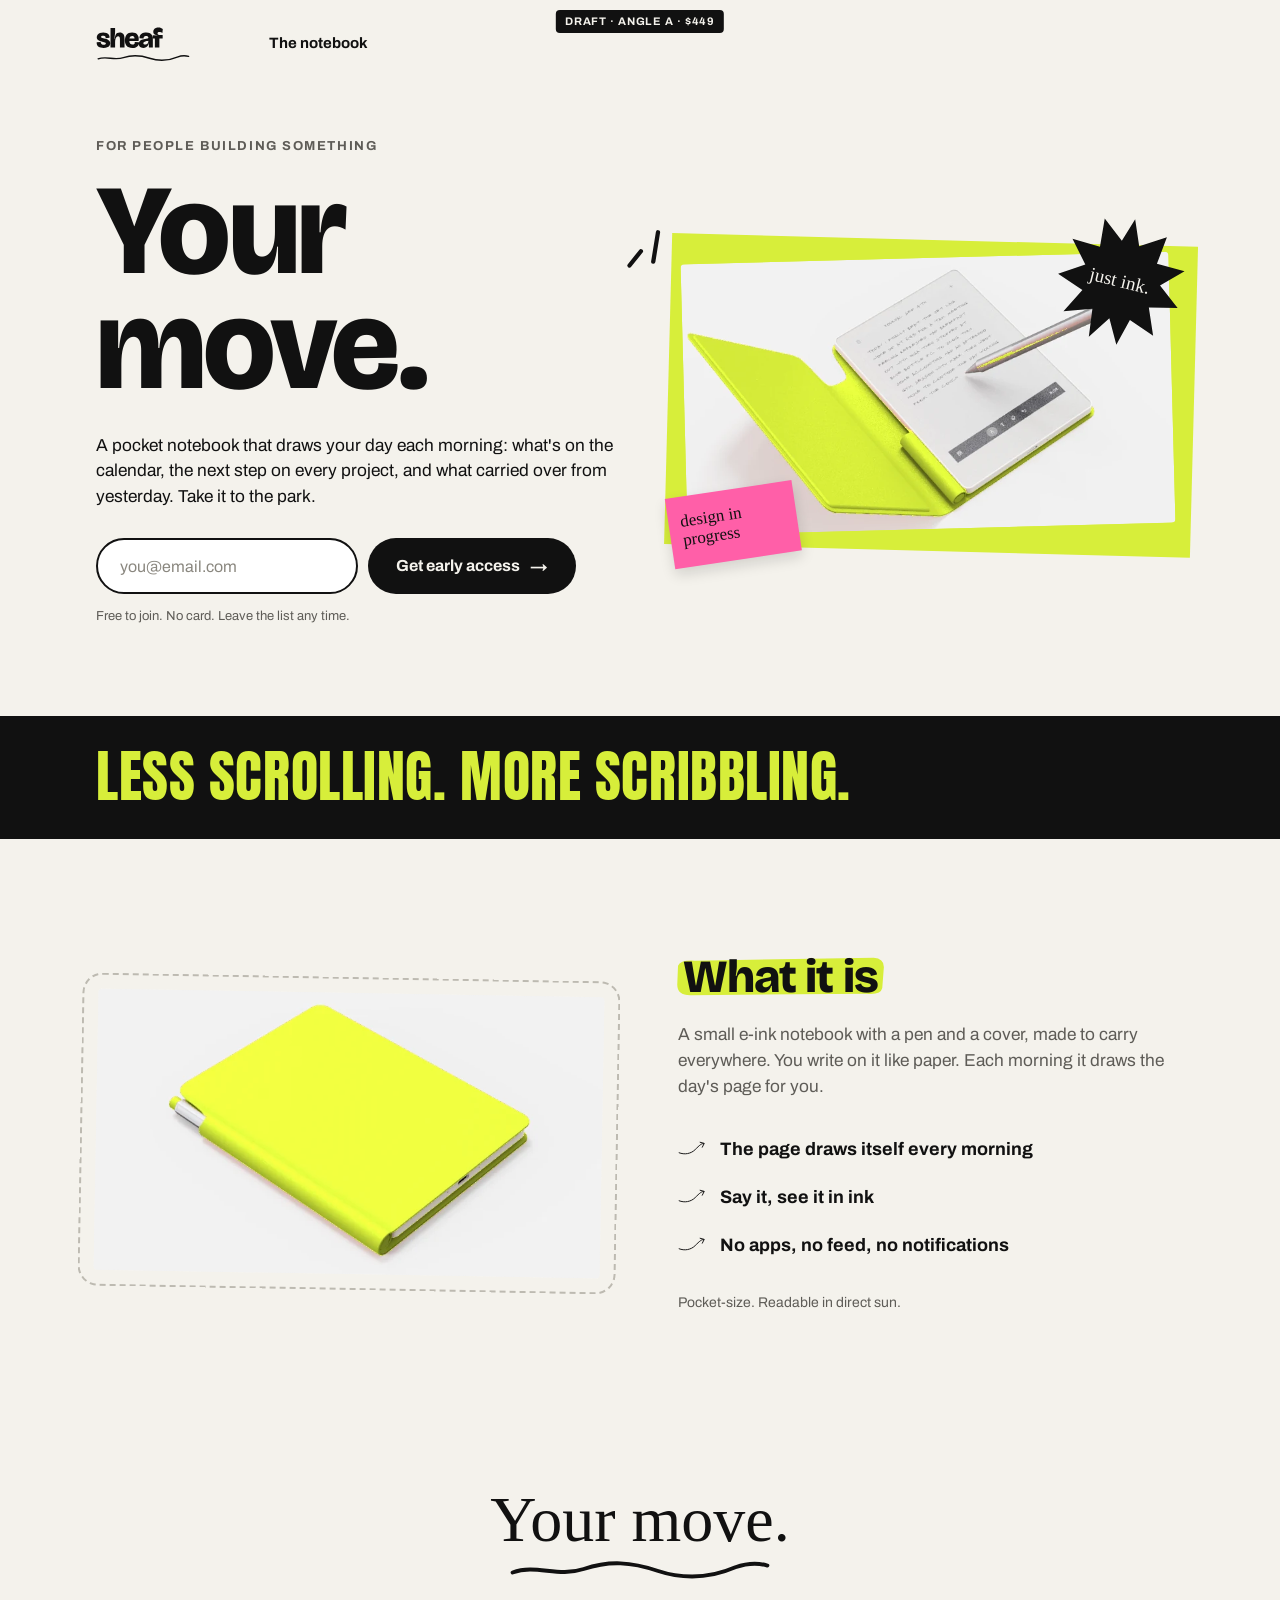
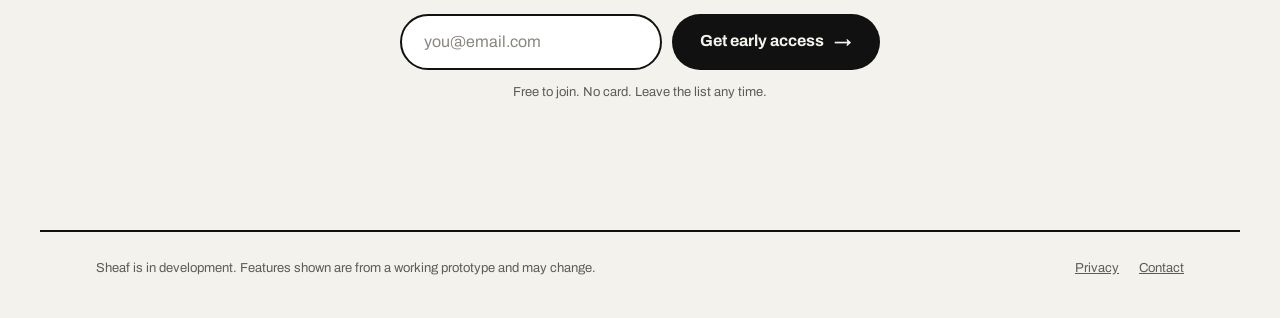
<file: smoke-test/index.html>
<!doctype html>
<html lang="en">
<head>
<meta charset="utf-8">
<meta name="viewport" content="width=device-width, initial-scale=1">
<meta name="robots" content="noindex, nofollow">
<!-- Static fallbacks for crawlers; app.js overwrites these from copy.js (meta.*). -->
<title>Sheaf: a pocket notebook that draws your day</title>
<meta name="description" content="A small e-ink notebook with a pen and a cover. You write on it like paper. Each morning it draws the day's page for you.">
<meta property="og:type" content="website">
<meta property="og:site_name" content="Sheaf">
<meta property="og:title" content="Sheaf: a pocket notebook that draws your day">
<meta property="og:description" content="A small e-ink notebook with a pen and a cover. You write on it like paper. Each morning it draws the day's page for you.">
<!-- Canonical and OG URLs assume this folder is served as the root of heysheaf.com. -->
<link rel="canonical" href="https://heysheaf.com/">
<meta property="og:url" content="https://heysheaf.com/">
<meta property="og:image" content="https://heysheaf.com/img/notebook-open-lime.png">
<meta property="og:image:width" content="751">
<meta property="og:image:height" content="418">
<meta property="og:image:alt" content="A small e-ink notebook, open in a lime cover, with a pen resting on its handwritten page">
<meta name="twitter:card" content="summary_large_image">
<meta name="theme-color" content="#f4f2ec">
<link rel="icon" href="img/sheaf-mark.svg" type="image/svg+xml">
<link rel="preconnect" href="https://fonts.googleapis.com">
<link rel="preconnect" href="https://fonts.gstatic.com" crossorigin>
<link rel="stylesheet" href="https://fonts.googleapis.com/css2?family=Bricolage+Grotesque:opsz,wght@12..96,800&family=Anton&family=Permanent+Marker&family=Archivo:wght@400;700&display=swap">
<link rel="preload" as="image" href="img/notebook-open-lime.webp" type="image/webp" fetchpriority="high">
<link rel="stylesheet" href="theme.css">
<link rel="stylesheet" href="style.css">
<script src="copy.js" defer></script>
<script src="app.js" defer></script>
</head>
<body>
<a class="skip" href="#main">Skip to content</a>
<div class="draft" id="draft" hidden></div>

<header class="bar wrap">
  <a class="wordmark" href="#main"><img src="img/sheaf-wordmark.svg" width="96" height="41" data-alt="productName" alt="Sheaf"></a>
  <a class="nav-link" href="#about" data-c="nav.link"></a>
</header>

<main id="main">
  <div id="page">
    <section class="hero wrap" aria-labelledby="h1">
      <div class="hero-head">
        <p class="eyebrow" data-a="eyebrow"></p>
        <h1 id="h1" tabindex="-1"></h1>
      </div>
      <div class="hero-media">
        <img class="doodle rays" src="img/motifs/rays.svg" width="160" height="120" alt="">
        <figure class="card">
          <picture>
            <source srcset="img/notebook-open-lime.webp" type="image/webp">
            <img src="img/notebook-open-lime.png" width="751" height="418" fetchpriority="high" data-alt="images.open" alt="">
          </picture>
          <figcaption class="note" data-c="images.caption"></figcaption>
        </figure>
        <p class="sticker" id="sticker" aria-hidden="true"></p>
      </div>
      <div class="hero-body">
        <p class="lede" data-a="subhead"></p>
        <form class="signup" id="signup" novalidate data-form="hero"></form>
      </div>
    </section>

    <div class="band" role="presentation"><p class="wrap" data-c="band"></p></div>

    <section class="about wrap" id="about" aria-labelledby="about-title">
      <figure class="card about-card">
        <picture>
          <source srcset="img/notebook-closed-lime.webp" type="image/webp">
          <img src="img/notebook-closed-lime.png" width="751" height="418" loading="lazy" decoding="async" data-alt="images.closed" alt="">
        </picture>
      </figure>
      <div class="about-txt">
        <h2 id="about-title"><span class="swipe" data-c="about.title"></span></h2>
        <p class="lede" data-c="about.body"></p>
        <ul class="proofs" id="proofs"></ul>
        <p class="hardware" data-c="about.hardware"></p>
      </div>
    </section>

    <section class="signoff wrap" aria-labelledby="signoff-title">
      <h2 id="signoff-title" class="hand" data-c="signoff"></h2>
      <img class="doodle squiggle" src="img/motifs/scribble-underline.svg" width="600" height="60" alt="">
      <form class="signup" novalidate data-form="repeat"></form>
    </section>
  </div>

  <section class="thanks wrap" id="thanks" aria-labelledby="thanks-title" hidden>
    <div class="thanks-card">
      <h1 id="thanks-title" tabindex="-1" data-c="thanks.title"></h1>
      <div id="offer">
        <p class="price-line"><span class="sr-only" data-c="price.label"></span><strong class="amount swipe" id="amount"></strong> <span id="price-note"></span></p>
        <button type="button" class="btn" id="reserve" data-c="reserve.button"></button>
        <p class="reserve-note" data-c="reserve.note"></p>
        <p><button type="button" class="link" id="skip" data-c="thanks.skip"></button></p>
      </div>
      <p class="skipped" id="skipped" role="status" tabindex="-1" hidden data-c="thanks.skipped"></p>
      <div class="disclosure" id="disclosure" role="status" hidden>
        <h2 id="disclosure-title" tabindex="-1" data-c="disclosure.title"></h2>
        <div id="disclosure-body"></div>
      </div>
      <p class="hand thanks-signoff" aria-hidden="true" data-c="signoff"></p>
    </div>
  </section>
</main>

<footer class="foot wrap">
  <p data-c="footer.text"></p>
  <ul class="foot-links" id="foot-links"></ul>
</footer>

<template id="signup-tpl">
  <div class="field">
    <label class="sr-only"></label>
    <input type="email" name="email" autocomplete="email" inputmode="email" required>
    <button type="submit" class="btn"></button>
  </div>
  <p class="form-note"></p>
  <p class="form-error" role="alert" hidden></p>
</template>

<noscript><p class="wrap noscript">This page needs JavaScript to show its content.</p></noscript>
</body>
</html>
</file>
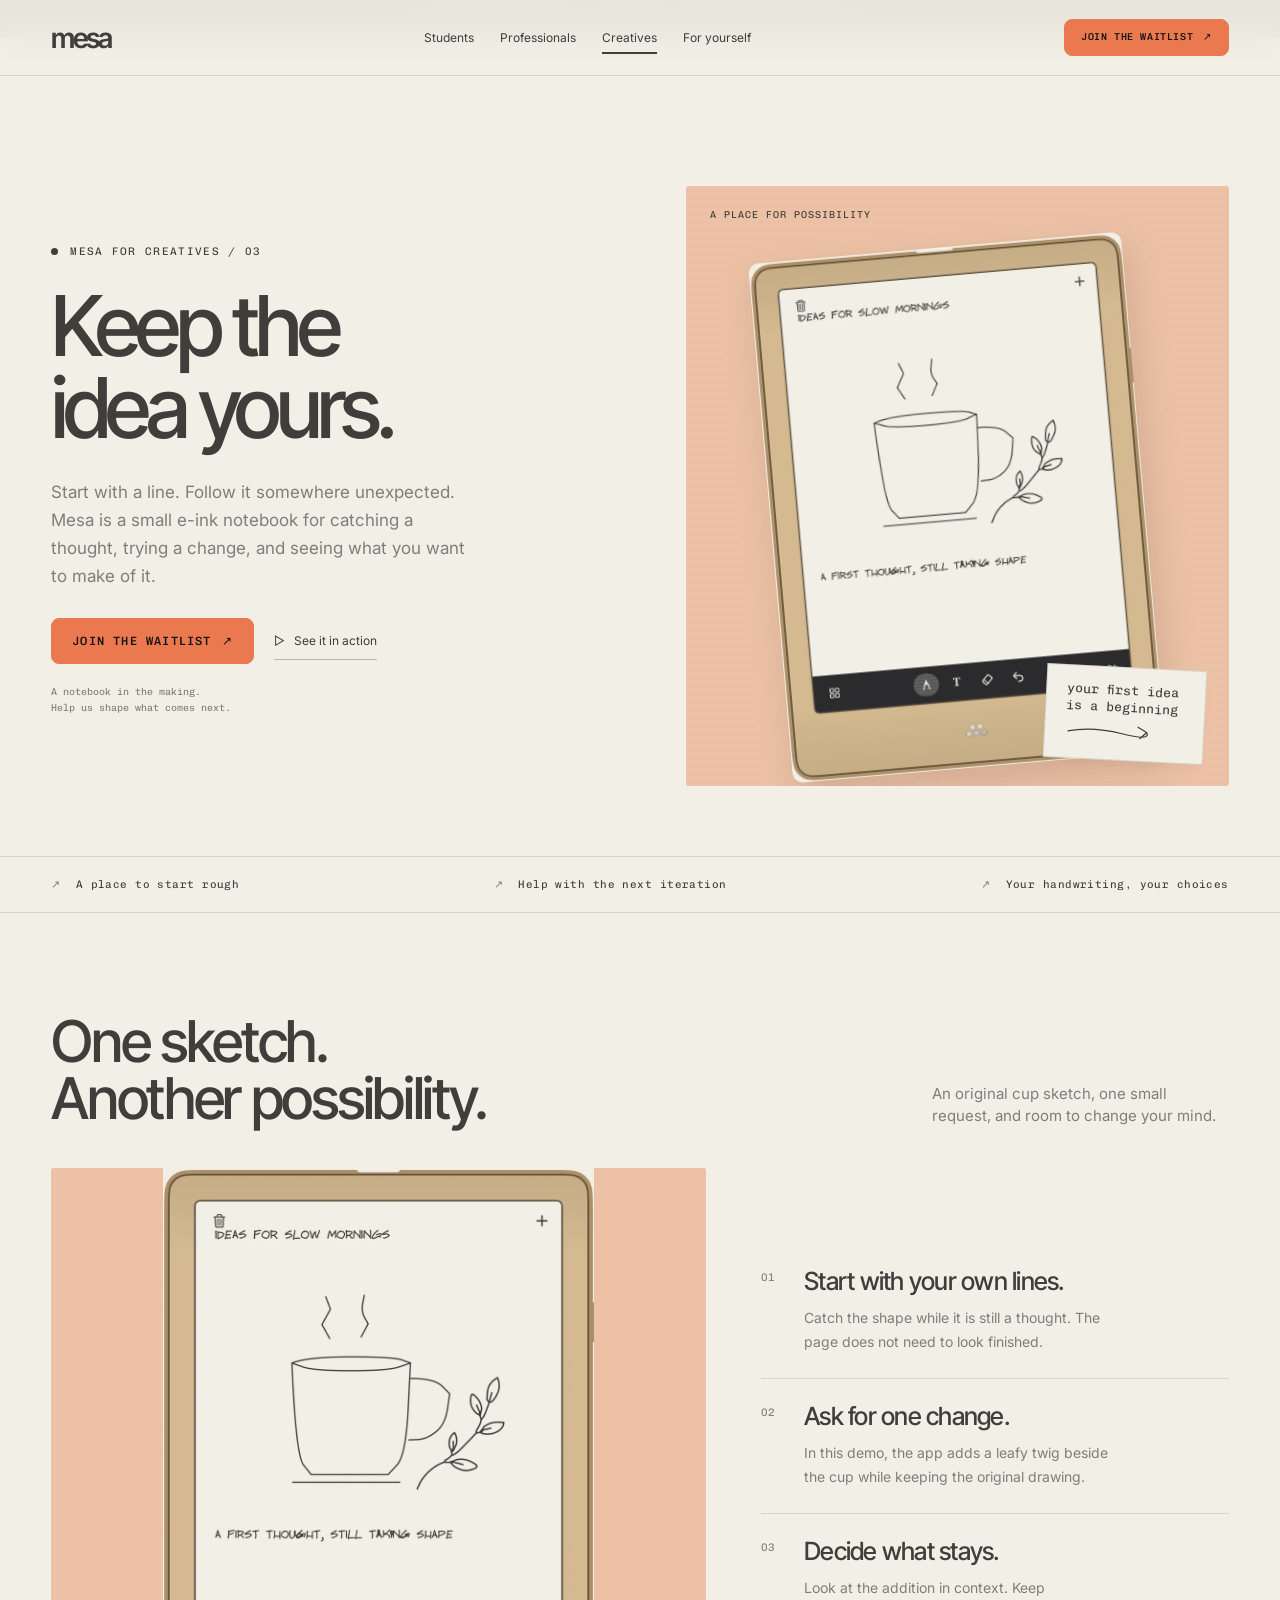
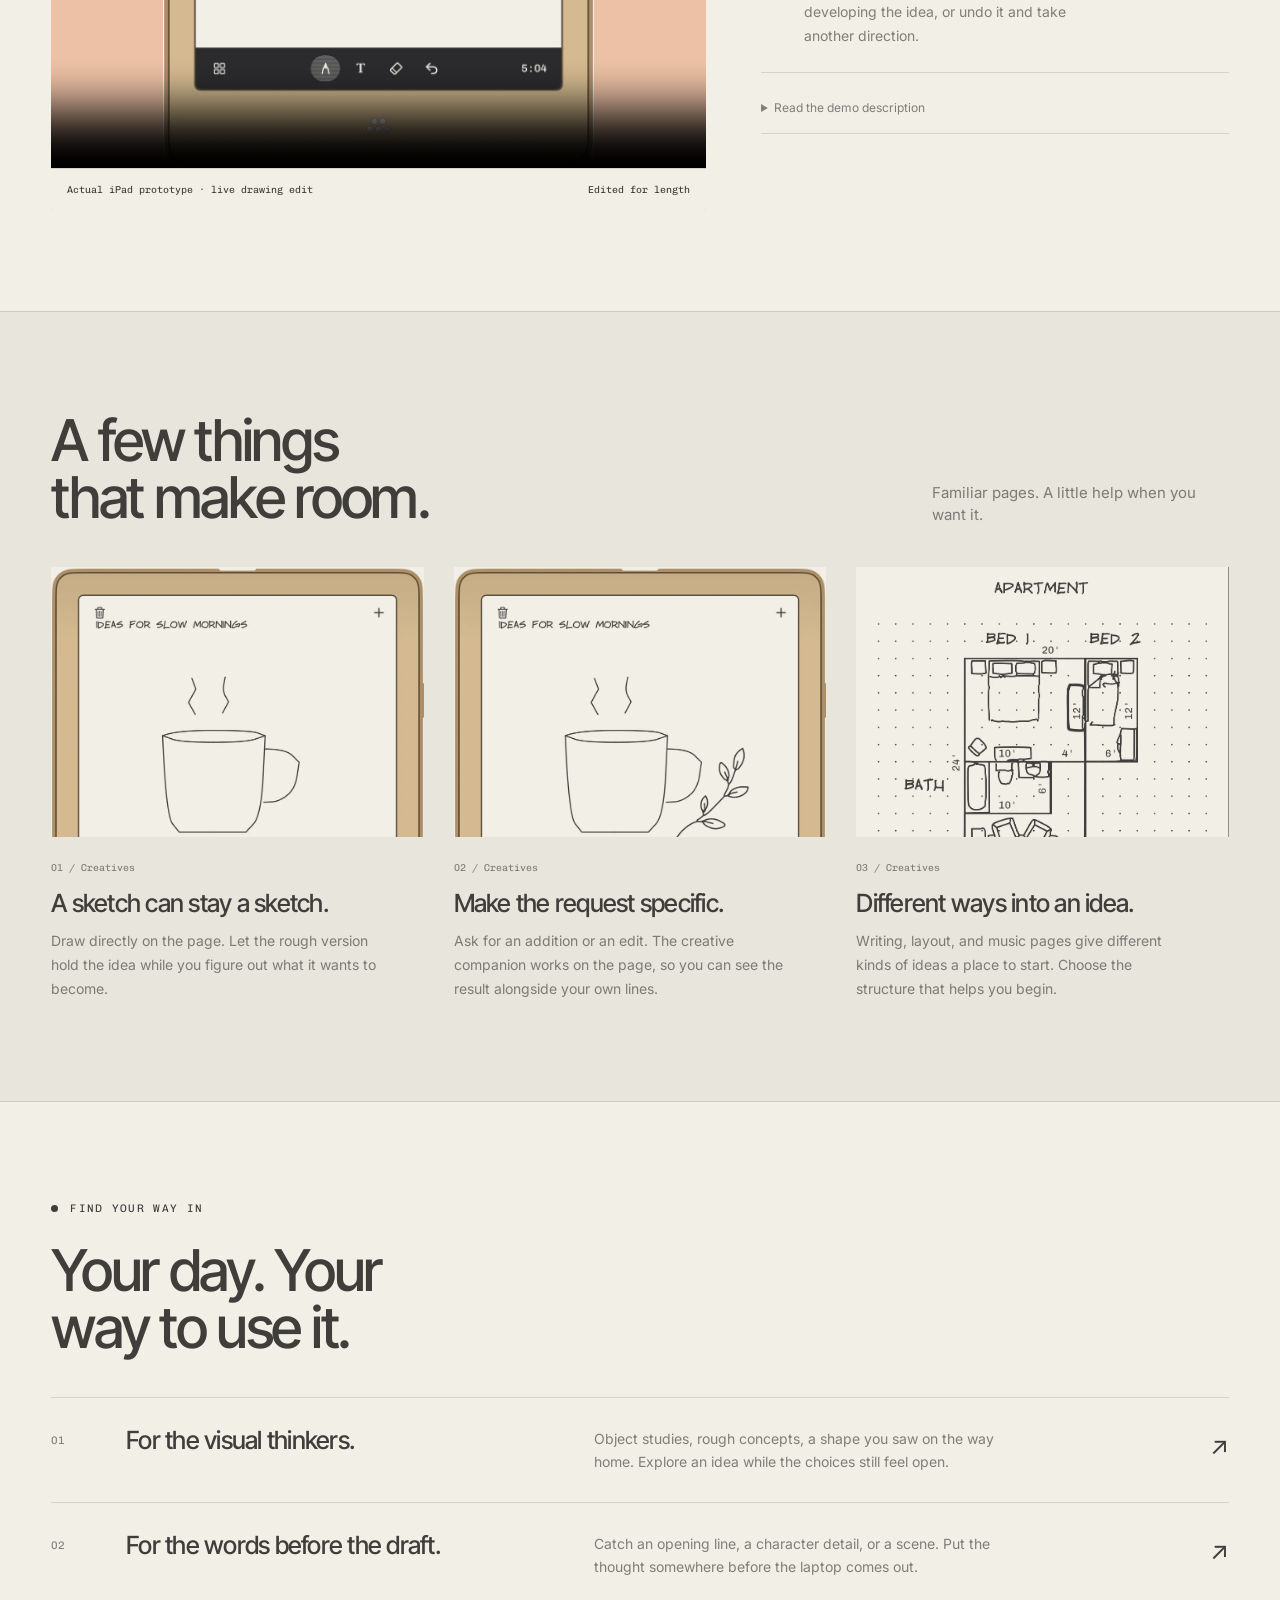
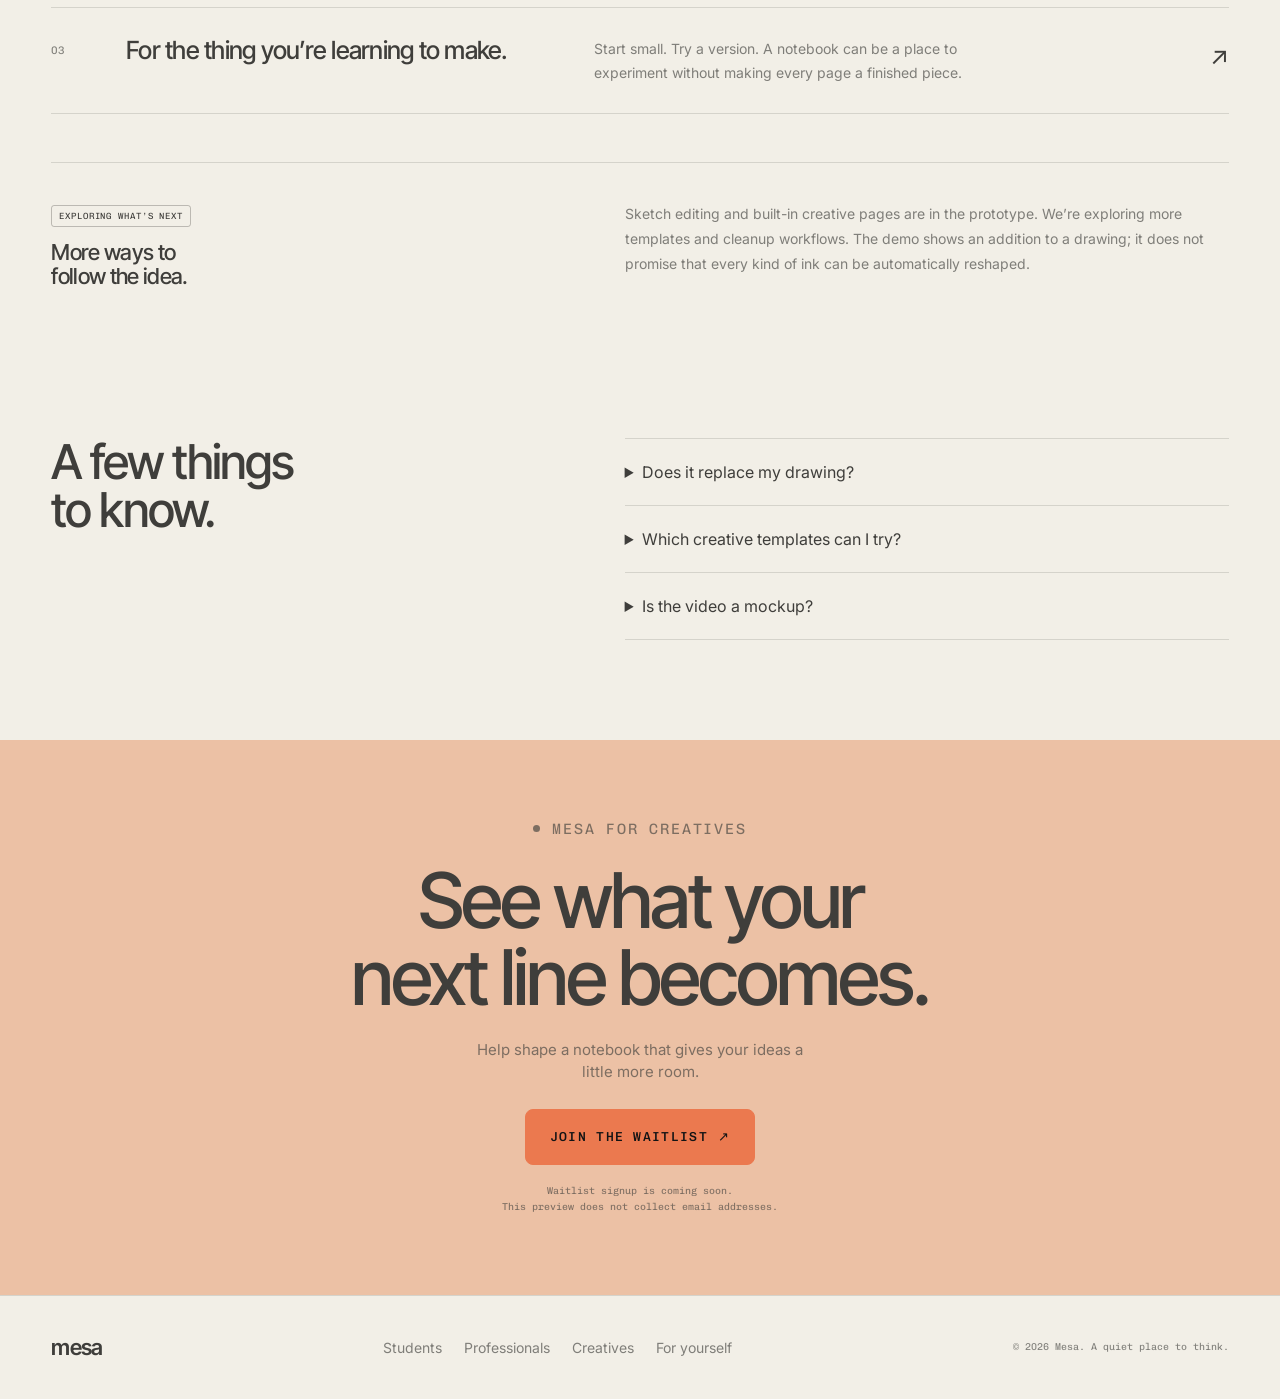
<file: creatives.html>
<!doctype html>
<html lang="en"><head>
<meta charset="utf-8">
<meta name="viewport" content="width=device-width, initial-scale=1">
<title>Mesa for creatives — Keep the idea yours. — Development preview</title>
<meta name="description" content="Start with a line. Follow it somewhere unexpected. Mesa is a small e-ink notebook for catching a thought, trying a change, and seeing what you want to make of it.">
<meta name="theme-color" content="#e6e5e1">
<link rel="icon" href="data:image/svg+xml,%3Csvg xmlns='http://www.w3.org/2000/svg' viewBox='0 0 32 32'%3E%3Crect width='32' height='32' rx='7' fill='%23e6e5e1'/%3E%3Cg fill='%233f3e3b'%3E%3Ccircle cx='12' cy='11' r='3.2'/%3E%3Ccircle cx='21' cy='11' r='3.2'/%3E%3Ccircle cx='8' cy='21' r='3.2'/%3E%3Ccircle cx='16.5' cy='21.5' r='3.2'/%3E%3Ccircle cx='25' cy='21' r='3.2'/%3E%3C/g%3E%3C/svg%3E">
<link rel="preconnect" href="https://fonts.googleapis.com">
<link rel="preconnect" href="https://fonts.gstatic.com" crossorigin>
<link href="https://fonts.googleapis.com/css2?family=Inter+Tight:wght@400;500;600;700&family=Inter:wght@400;500&family=Chivo+Mono:wght@400;500&display=swap" rel="stylesheet">
<link rel="stylesheet" href="styles.css?v=26">
<link rel="stylesheet" href="audiences.css?v=2">
<meta property="og:title" content="Mesa for creatives — Keep the idea yours.">
<meta property="og:description" content="Start with a line. Follow it somewhere unexpected. Mesa is a small e-ink notebook for catching a thought, trying a change, and seeing what you want to make of it.">
<meta property="og:type" content="website">
<meta name="robots" content="noindex, nofollow">
<link rel="stylesheet" href="preview.css">
</head><body class="audience-page" data-audience="creatives">
<div class="preview-notice">Development preview · No orders or signups are collected.</div>
<a class="skip-link" href="#main">Skip to content</a>
<nav class="nav audience-nav" aria-label="Main navigation"><div class="wrap"><a class="brand" href="index.html" aria-label="Mesa home">mesa</a><button class="nav-toggle" aria-expanded="false" aria-controls="audience-links">Explore <span aria-hidden="true">＋</span></button><div class="nav-links" id="audience-links"><a href="students.html" data-campaign-link>Students</a><a href="professionals.html" data-campaign-link>Professionals</a><a href="creatives.html" data-campaign-link aria-current="page">Creatives</a><a href="for-yourself.html" data-campaign-link>For yourself</a></div><a class="btn btn-primary" href="#waitlist" data-waitlist="nav">Join the waitlist <span aria-hidden="true">↗</span></a></div></nav>
<main id="main">
<header class="aud-hero wrap"><div><p class="eyebrow">Mesa for creatives / 03</p><h1>Keep the idea yours.</h1><p class="aud-intro">Start with a line. Follow it somewhere unexpected. Mesa is a small e-ink notebook for catching a thought, trying a change, and seeing what you want to make of it.</p><div class="aud-actions"><a class="btn btn-primary" href="#waitlist" data-waitlist="hero">Join the waitlist <span aria-hidden="true">↗</span></a><a class="text-link" href="#demo"><span aria-hidden="true">▷</span> See it in action</a></div><p class="aud-note">A notebook in the making.<br>Help us shape what comes next.</p></div>
<div class="hero-proof"><span class="hero-caption">A place for possibility</span><img class="hero-shot" src="assets/campaigns/stills/creatives-hero.webp" alt="A sketch can stay a sketch." fetchpriority="high" width="900" height="1250"><div class="proof-sticker">your first idea is a beginning<svg viewBox="0 0 100 25" aria-hidden="true"><path d="M3 13Q32 6 67 13T96 10M85 4L96 10 88 18" stroke-width="1.4"/></svg></div></div></header>
<div class="aud-ribbon"><div class="wrap"><span>A place to start rough</span><span>Help with the next iteration</span><span>Your handwriting, your choices</span></div></div>
<section class="aud-section wrap" id="demo"><div class="section-heading"><h2>One sketch. Another possibility.</h2><p>An original cup sketch, one small request, and room to change your mind.</p></div><div class="demo-layout"><div class="demo-player"><video controls playsinline preload="none" poster="assets/campaigns/stills/creatives-hero.webp" data-demo="creatives" aria-label="One sketch. Another possibility."><source src="assets/campaigns/video/creatives.mp4" type="video/mp4"><track kind="captions" src="assets/campaigns/video/creatives.vtt" srclang="en" label="English" default>Your browser does not support video. <a href="assets/campaigns/video/creatives.mp4">Download the demo.</a></video><div class="demo-caption"><span>Actual iPad prototype · live drawing edit</span><span>Edited for length</span></div></div><div><ol class="demo-steps"><li><h3>Start with your own lines.</h3><p>Catch the shape while it is still a thought. The page does not need to look finished.</p></li><li><h3>Ask for one change.</h3><p>In this demo, the app adds a leafy twig beside the cup while keeping the original drawing.</p></li><li><h3>Decide what stays.</h3><p>Look at the addition in context. Keep developing the idea, or undo it and take another direction.</p></li></ol><details class="transcript"><summary>Read the demo description</summary><p>Catch the shape while it is still a thought. The page does not need to look finished. In this demo, the app adds a leafy twig beside the cup while keeping the original drawing. Look at the addition in context. Keep developing the idea, or undo it and take another direction.</p><p>Recorded in the actual iPad prototype with original sample content. Inputs are replayed for capture. Captured actions play at their original speed. The recording’s start is trimmed, and the final frame is held so you can read the result.</p></details></div></div></section>
<section class="feature-band"><div class="aud-section wrap"><div class="section-heading"><h2>A few things that make room.</h2><p>Familiar pages. A little help when you want it.</p></div><div class="feature-grid"><article class="feature-card"><div class="feature-image"><img src="assets/campaigns/stills/creatives-before.webp" alt="A sketch can stay a sketch." loading="lazy" width="600" height="600"></div><span class="feature-number">01 / Creatives</span><h3>A sketch can stay a sketch.</h3><p>Draw directly on the page. Let the rough version hold the idea while you figure out what it wants to become.</p></article><article class="feature-card"><div class="feature-image"><img src="assets/campaigns/stills/creatives-after.webp" alt="Make the request specific." loading="lazy" width="600" height="600"></div><span class="feature-number">02 / Creatives</span><h3>Make the request specific.</h3><p>Ask for an addition or an edit. The creative companion works on the page, so you can see the result alongside your own lines.</p></article><article class="feature-card"><div class="feature-image"><img src="assets/pages/tpl-layout.webp" alt="Different ways into an idea." loading="lazy" width="600" height="600"></div><span class="feature-number">03 / Creatives</span><h3>Different ways into an idea.</h3><p>Writing, layout, and music pages give different kinds of ideas a place to start. Choose the structure that helps you begin.</p></article></div></div></section>

<section class="aud-section wrap" id="your-way"><p class="eyebrow">Find your way in</p><div class="section-heading"><h2>Your day. Your way to use it.</h2></div><div class="segment-list"><a class="segment" id="sketch" href="#waitlist" data-waitlist="segment-sketch"><span class="num">01</span><h3>For the visual thinkers.</h3><p>Object studies, rough concepts, a shape you saw on the way home. Explore an idea while the choices still feel open.</p><span class="arrow" aria-hidden="true">↗</span></a><a class="segment" id="writing" href="#waitlist" data-waitlist="segment-writing"><span class="num">02</span><h3>For the words before the draft.</h3><p>Catch an opening line, a character detail, or a scene. Put the thought somewhere before the laptop comes out.</p><span class="arrow" aria-hidden="true">↗</span></a><a class="segment" id="getting-started" href="#waitlist" data-waitlist="segment-getting-started"><span class="num">03</span><h3>For the thing you’re learning to make.</h3><p>Start small. Try a version. A notebook can be a place to experiment without making every page a finished piece.</p><span class="arrow" aria-hidden="true">↗</span></a></div><div class="roadmap"><div><span class="status-tag">Exploring what’s next</span><h3>More ways to follow the idea.</h3></div><p>Sketch editing and built-in creative pages are in the prototype. We’re exploring more templates and cleanup workflows. The demo shows an addition to a drawing; it does not promise that every kind of ink can be automatically reshaped.</p></div></section>
<section class="aud-section wrap aud-faq" style="padding-top:0"><h2>A few things<br>to know.</h2><div><details><summary>Does it replace my drawing?</summary><p>The recorded demo adds new lines beside an original sketch. You choose the instruction and can undo the result. The prototype’s editing behavior varies by operation and the kind of ink on the page.</p></details><details><summary>Which creative templates can I try?</summary><p>The prototype includes writing, layout, music, and sketch-oriented tools. We’re using these pages to learn which creative workflows people most want Mesa to support.</p></details><details><summary>Is the video a mockup?</summary><p>The interface video is captured from the real iPad prototype, using an original sample sketch and live AI output. Captured actions play at their original speed, with a closing pause to see the result. Product imagery illustrates the planned hardware.</p></details></div></section>
<section class="aud-waitlist" id="waitlist"><div class="wrap"><p class="eyebrow">Mesa for creatives</p><h2>See what your next line becomes.</h2><p>Help shape a notebook that gives your ideas a little more room.</p><a class="btn btn-primary btn-lg" href="#waitlist" data-waitlist="footer">Join the waitlist <span aria-hidden="true">↗</span></a><p class="placeholder-note">Waitlist signup is coming soon.<br>This preview does not collect email addresses.</p></div></section>
</main><footer class="aud-footer"><div class="wrap"><a class="brand" href="index.html">mesa</a><div class="footer-links"><a href="students.html" data-campaign-link>Students</a><a href="professionals.html" data-campaign-link>Professionals</a><a href="creatives.html" data-campaign-link>Creatives</a><a href="for-yourself.html" data-campaign-link>For yourself</a></div><small>© 2026 Mesa. A quiet place to think.</small></div></footer>
<dialog class="waitlist-dialog" aria-labelledby="waitlist-title"><button class="dialog-close" type="button" aria-label="Close">×</button><span class="eyebrow">Mesa for creatives</span><h2 id="waitlist-title">A little more to come.</h2><p>This audience’s waitlist will open here soon. This is a preview link, so no signup has been recorded.</p></dialog>
<script src="audiences.js?v=1"></script>
</body></html>
</file>
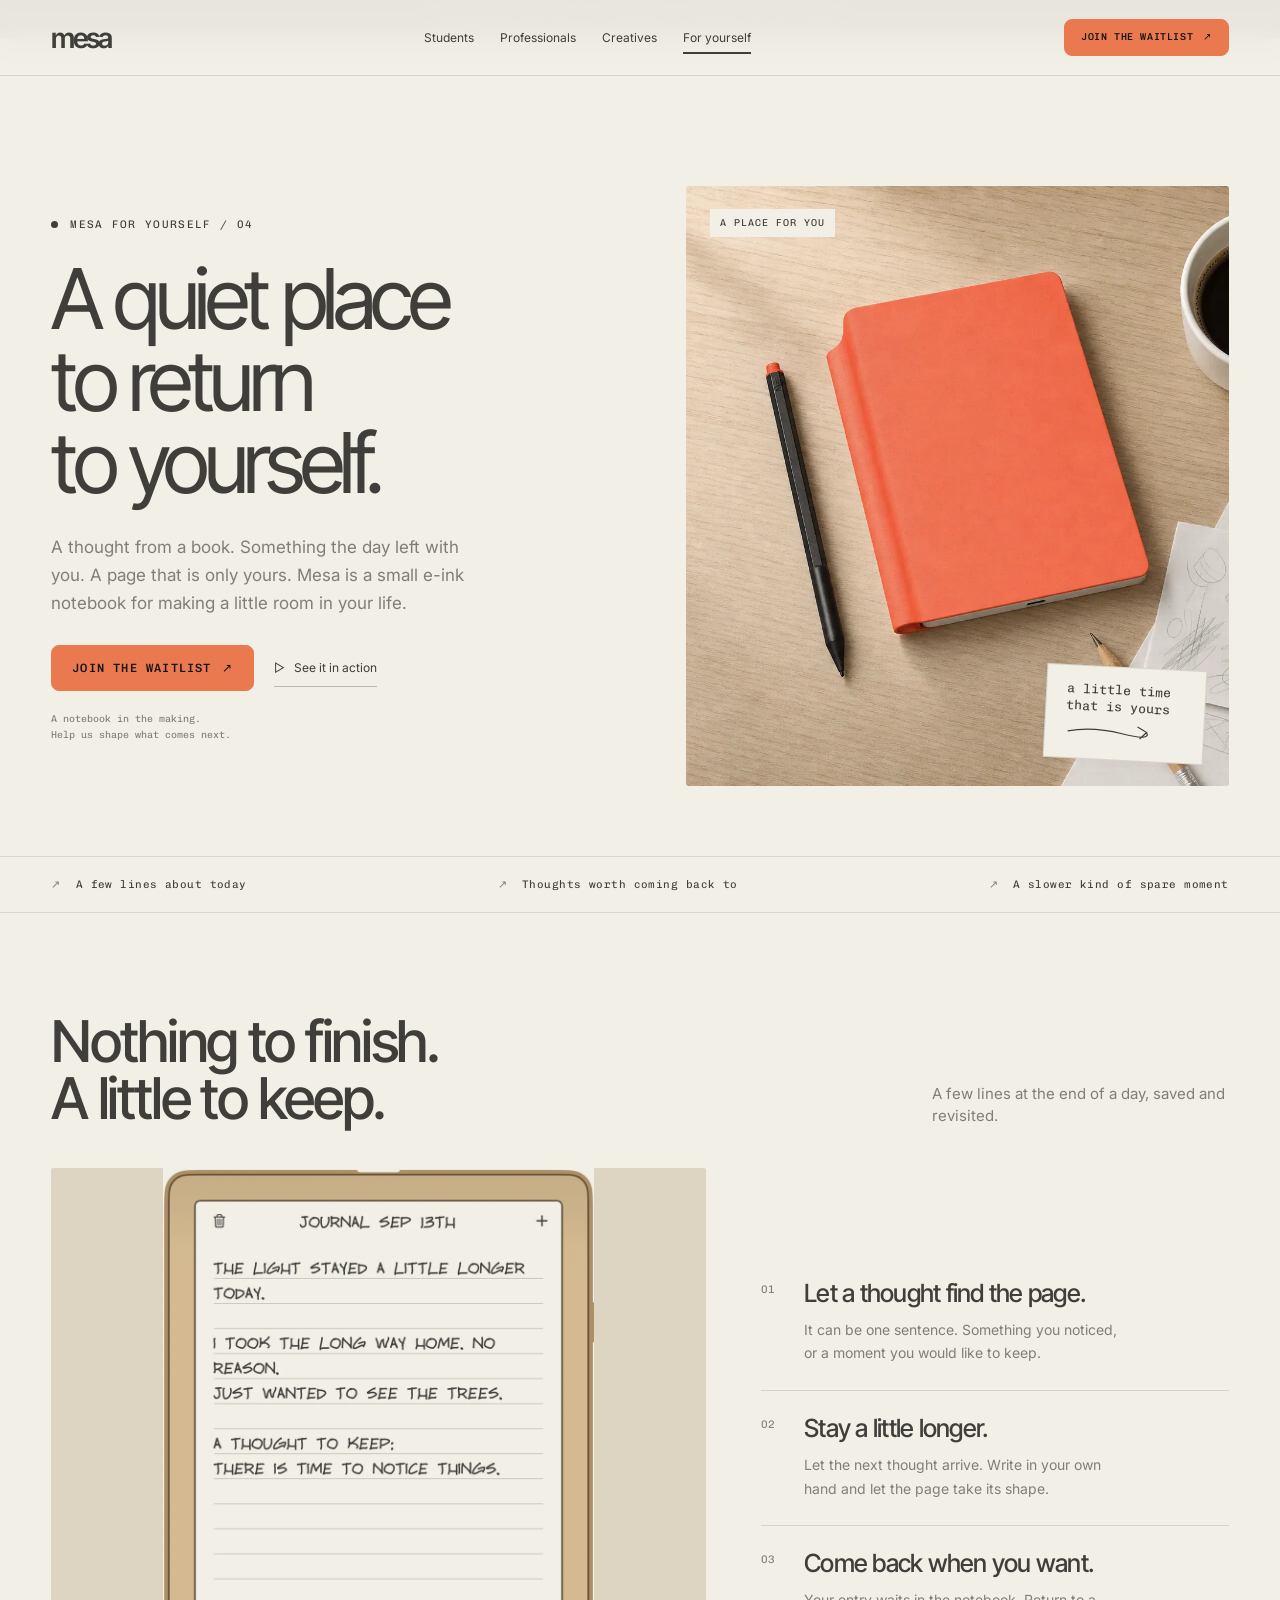
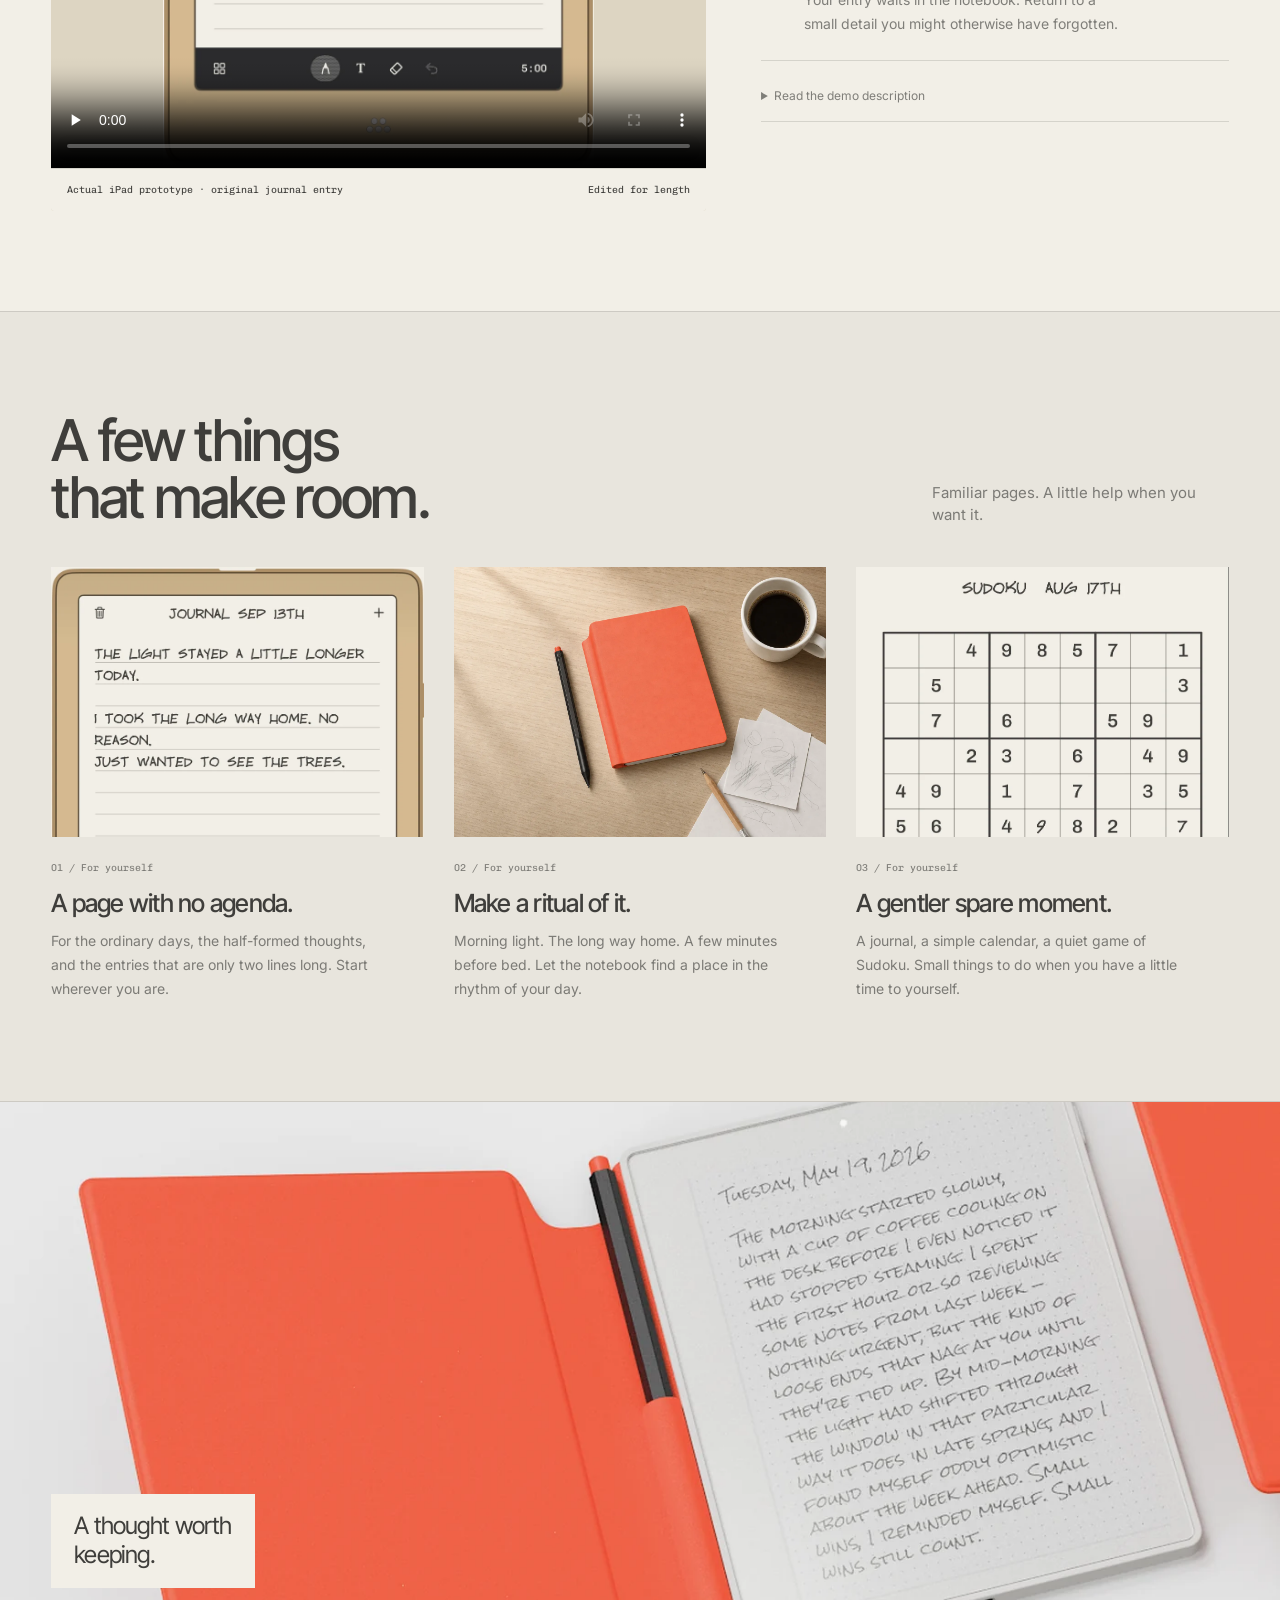
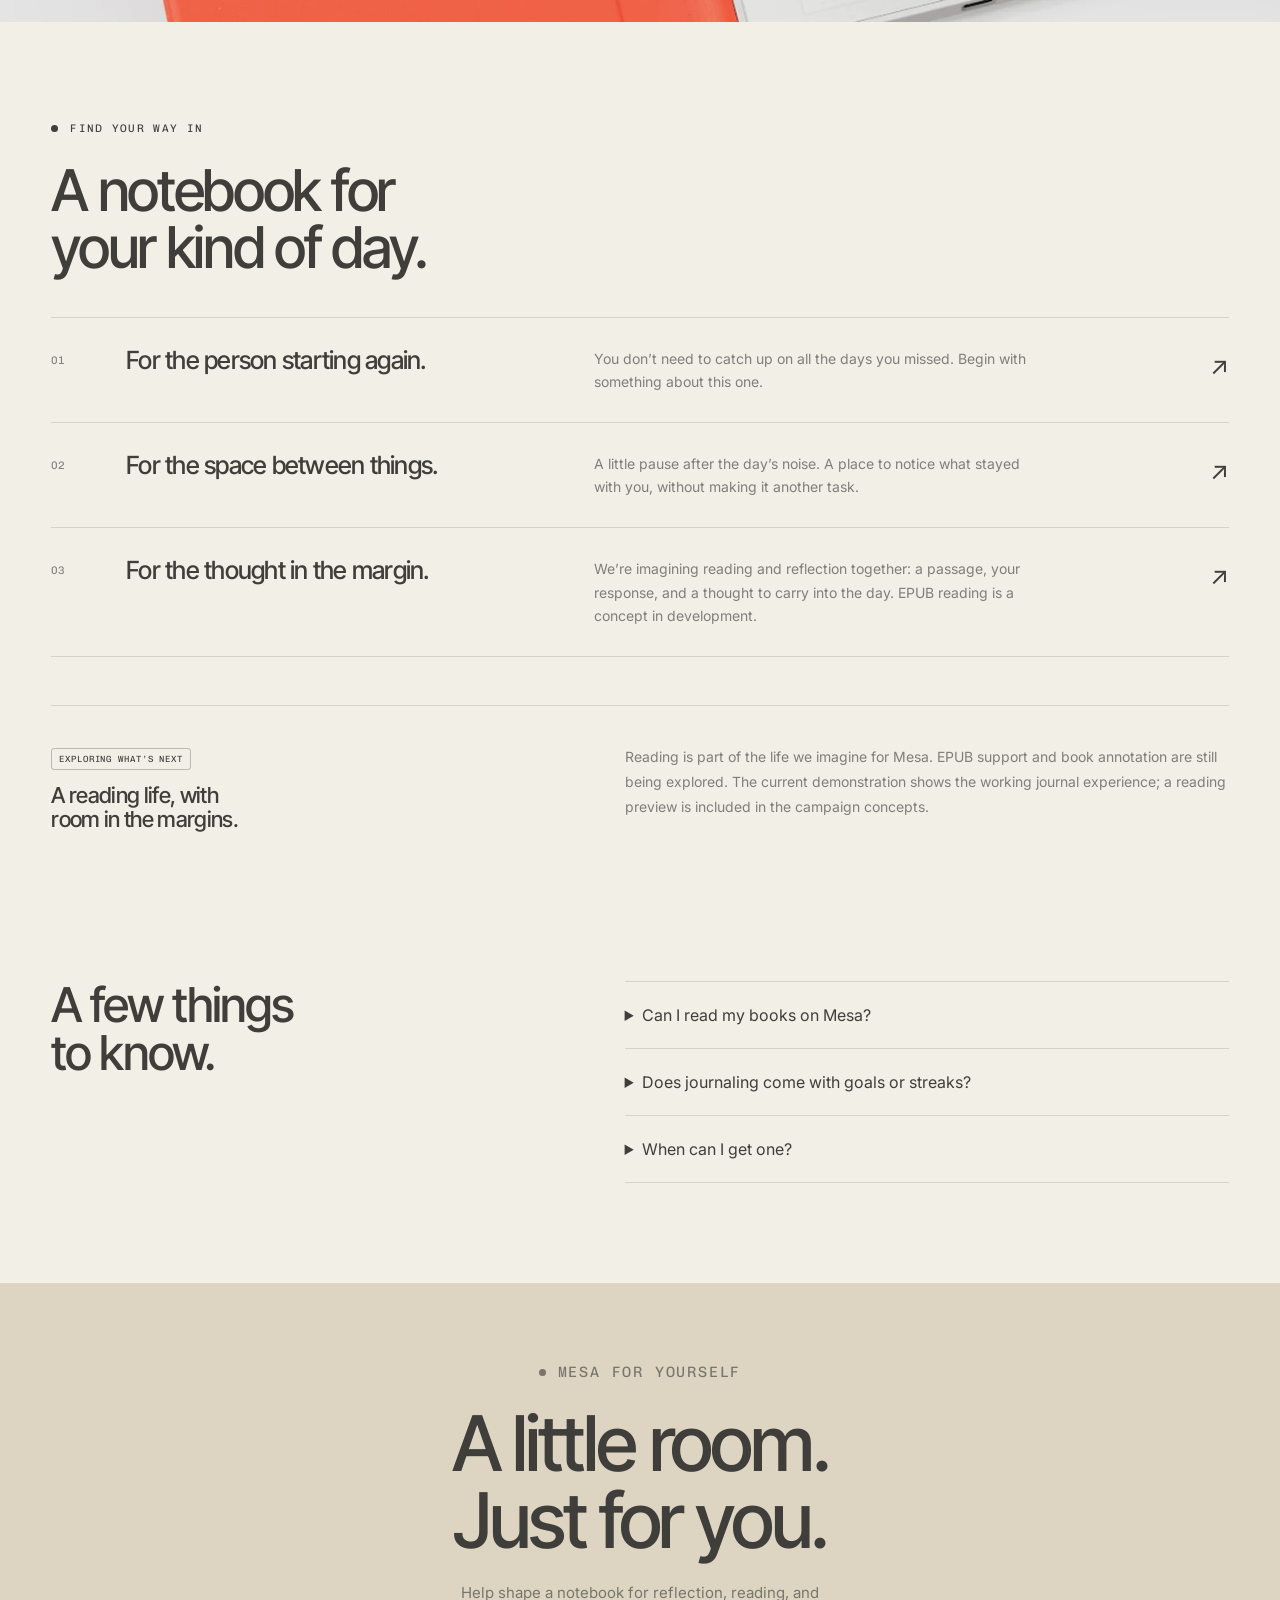
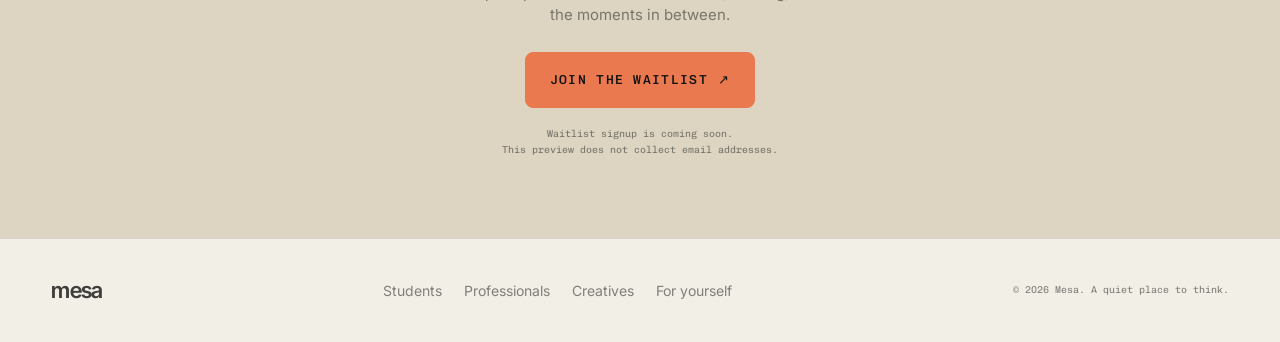
<file: for-yourself.html>
<!doctype html>
<html lang="en"><head>
<meta charset="utf-8">
<meta name="viewport" content="width=device-width, initial-scale=1">
<title>Mesa for yourself — A quiet place to return to yourself. — Development preview</title>
<meta name="description" content="A thought from a book. Something the day left with you. A page that is only yours. Mesa is a small e-ink notebook for making a little room in your life.">
<meta name="theme-color" content="#e6e5e1">
<link rel="icon" href="data:image/svg+xml,%3Csvg xmlns='http://www.w3.org/2000/svg' viewBox='0 0 32 32'%3E%3Crect width='32' height='32' rx='7' fill='%23e6e5e1'/%3E%3Cg fill='%233f3e3b'%3E%3Ccircle cx='12' cy='11' r='3.2'/%3E%3Ccircle cx='21' cy='11' r='3.2'/%3E%3Ccircle cx='8' cy='21' r='3.2'/%3E%3Ccircle cx='16.5' cy='21.5' r='3.2'/%3E%3Ccircle cx='25' cy='21' r='3.2'/%3E%3C/g%3E%3C/svg%3E">
<link rel="preconnect" href="https://fonts.googleapis.com">
<link rel="preconnect" href="https://fonts.gstatic.com" crossorigin>
<link href="https://fonts.googleapis.com/css2?family=Inter+Tight:wght@400;500;600;700&family=Inter:wght@400;500&family=Chivo+Mono:wght@400;500&display=swap" rel="stylesheet">
<link rel="stylesheet" href="styles.css?v=26">
<link rel="stylesheet" href="audiences.css?v=2">
<meta property="og:title" content="Mesa for yourself — A quiet place to return to yourself.">
<meta property="og:description" content="A thought from a book. Something the day left with you. A page that is only yours. Mesa is a small e-ink notebook for making a little room in your life.">
<meta property="og:type" content="website">
<meta name="robots" content="noindex, nofollow">
<link rel="stylesheet" href="preview.css">
</head><body class="audience-page" data-audience="for-yourself">
<div class="preview-notice">Development preview · No orders or signups are collected.</div>
<a class="skip-link" href="#main">Skip to content</a>
<nav class="nav audience-nav" aria-label="Main navigation"><div class="wrap"><a class="brand" href="index.html" aria-label="Mesa home">mesa</a><button class="nav-toggle" aria-expanded="false" aria-controls="audience-links">Explore <span aria-hidden="true">＋</span></button><div class="nav-links" id="audience-links"><a href="students.html" data-campaign-link>Students</a><a href="professionals.html" data-campaign-link>Professionals</a><a href="creatives.html" data-campaign-link>Creatives</a><a href="for-yourself.html" data-campaign-link aria-current="page">For yourself</a></div><a class="btn btn-primary" href="#waitlist" data-waitlist="nav">Join the waitlist <span aria-hidden="true">↗</span></a></div></nav>
<main id="main">
<header class="aud-hero wrap"><div><p class="eyebrow">Mesa for yourself / 04</p><h1>A quiet place to return to yourself.</h1><p class="aud-intro">A thought from a book. Something the day left with you. A page that is only yours. Mesa is a small e-ink notebook for making a little room in your life.</p><div class="aud-actions"><a class="btn btn-primary" href="#waitlist" data-waitlist="hero">Join the waitlist <span aria-hidden="true">↗</span></a><a class="text-link" href="#demo"><span aria-hidden="true">▷</span> See it in action</a></div><p class="aud-note">A notebook in the making.<br>Help us shape what comes next.</p></div>
<div class="hero-proof"><span class="hero-caption">A place for you</span><img class="hero-shot" src="assets/img/life-desk.webp" alt="A page with no agenda." fetchpriority="high" width="900" height="1250"><div class="proof-sticker">a little time that is yours<svg viewBox="0 0 100 25" aria-hidden="true"><path d="M3 13Q32 6 67 13T96 10M85 4L96 10 88 18" stroke-width="1.4"/></svg></div></div></header>
<div class="aud-ribbon"><div class="wrap"><span>A few lines about today</span><span>Thoughts worth coming back to</span><span>A slower kind of spare moment</span></div></div>
<section class="aud-section wrap" id="demo"><div class="section-heading"><h2>Nothing to finish. A little to keep.</h2><p>A few lines at the end of a day, saved and revisited.</p></div><div class="demo-layout"><div class="demo-player"><video controls playsinline preload="none" poster="assets/campaigns/stills/for-yourself-hero.webp" data-demo="for-yourself" aria-label="Nothing to finish. A little to keep."><source src="assets/campaigns/video/for-yourself.mp4" type="video/mp4"><track kind="captions" src="assets/campaigns/video/for-yourself.vtt" srclang="en" label="English" default>Your browser does not support video. <a href="assets/campaigns/video/for-yourself.mp4">Download the demo.</a></video><div class="demo-caption"><span>Actual iPad prototype · original journal entry</span><span>Edited for length</span></div></div><div><ol class="demo-steps"><li><h3>Let a thought find the page.</h3><p>It can be one sentence. Something you noticed, or a moment you would like to keep.</p></li><li><h3>Stay a little longer.</h3><p>Let the next thought arrive. Write in your own hand and let the page take its shape.</p></li><li><h3>Come back when you want.</h3><p>Your entry waits in the notebook. Return to a small detail you might otherwise have forgotten.</p></li></ol><details class="transcript"><summary>Read the demo description</summary><p>It can be one sentence. Something you noticed, or a moment you would like to keep. Let the next thought arrive. Write in your own hand and let the page take its shape. Your entry waits in the notebook. Return to a small detail you might otherwise have forgotten.</p><p>Recorded in the actual iPad prototype with original sample content. Inputs are replayed for capture. Captured actions play at their original speed. The recording’s start is trimmed, and the final frame is held so you can read the result.</p></details></div></div></section>
<section class="feature-band"><div class="aud-section wrap"><div class="section-heading"><h2>A few things that make room.</h2><p>Familiar pages. A little help when you want it.</p></div><div class="feature-grid"><article class="feature-card"><div class="feature-image"><img src="assets/campaigns/stills/for-yourself-entry.webp" alt="A page with no agenda." loading="lazy" width="600" height="600"></div><span class="feature-number">01 / For yourself</span><h3>A page with no agenda.</h3><p>For the ordinary days, the half-formed thoughts, and the entries that are only two lines long. Start wherever you are.</p></article><article class="feature-card"><div class="feature-image"><img src="assets/img/life-desk.webp" alt="Make a ritual of it." loading="lazy" width="600" height="600"></div><span class="feature-number">02 / For yourself</span><h3>Make a ritual of it.</h3><p>Morning light. The long way home. A few minutes before bed. Let the notebook find a place in the rhythm of your day.</p></article><article class="feature-card"><div class="feature-image"><img src="assets/pages/tpl-sudoku.webp" alt="A gentler spare moment." loading="lazy" width="600" height="600"></div><span class="feature-number">03 / For yourself</span><h3>A gentler spare moment.</h3><p>A journal, a simple calendar, a quiet game of Sudoku. Small things to do when you have a little time to yourself.</p></article></div></div></section>
<figure class="lifestyle-interlude"><img src="assets/img/device-open.webp" alt="An open Mesa notebook with a reflective journal page" loading="lazy"><figcaption>A thought worth<br>keeping.</figcaption></figure>
<section class="aud-section wrap" id="your-way"><p class="eyebrow">Find your way in</p><div class="section-heading"><h2>A notebook for your kind of day.</h2></div><div class="segment-list"><a class="segment" id="journal" href="#waitlist" data-waitlist="segment-journal"><span class="num">01</span><h3>For the person starting again.</h3><p>You don’t need to catch up on all the days you missed. Begin with something about this one.</p><span class="arrow" aria-hidden="true">↗</span></a><a class="segment" id="evening" href="#waitlist" data-waitlist="segment-evening"><span class="num">02</span><h3>For the space between things.</h3><p>A little pause after the day’s noise. A place to notice what stayed with you, without making it another task.</p><span class="arrow" aria-hidden="true">↗</span></a><a class="segment" id="reading-concept" href="#waitlist" data-waitlist="segment-reading-concept"><span class="num">03</span><h3>For the thought in the margin.</h3><p>We’re imagining reading and reflection together: a passage, your response, and a thought to carry into the day. EPUB reading is a concept in development.</p><span class="arrow" aria-hidden="true">↗</span></a></div><div class="roadmap"><div><span class="status-tag">Exploring what’s next</span><h3>A reading life, with room in the margins.</h3></div><p>Reading is part of the life we imagine for Mesa. EPUB support and book annotation are still being explored. The current demonstration shows the working journal experience; a reading preview is included in the campaign concepts.</p></div></section>
<section class="aud-section wrap aud-faq" style="padding-top:0"><h2>A few things<br>to know.</h2><div><details><summary>Can I read my books on Mesa?</summary><p>EPUB reading is part of the concept we are exploring. A book reader is not implemented in the current iPad prototype, so the recorded demo focuses on journaling.</p></details><details><summary>Does journaling come with goals or streaks?</summary><p>The page is yours to use at your own pace. This experience is centered on writing and returning to your thoughts, with a timer available when you want one.</p></details><details><summary>When can I get one?</summary><p>Mesa is in development. This preview helps us learn what people want from a small e-ink notebook. Availability, pricing, and the final feature set are still being shaped.</p></details></div></section>
<section class="aud-waitlist" id="waitlist"><div class="wrap"><p class="eyebrow">Mesa for yourself</p><h2>A little room. Just for you.</h2><p>Help shape a notebook for reflection, reading, and the moments in between.</p><a class="btn btn-primary btn-lg" href="#waitlist" data-waitlist="footer">Join the waitlist <span aria-hidden="true">↗</span></a><p class="placeholder-note">Waitlist signup is coming soon.<br>This preview does not collect email addresses.</p></div></section>
</main><footer class="aud-footer"><div class="wrap"><a class="brand" href="index.html">mesa</a><div class="footer-links"><a href="students.html" data-campaign-link>Students</a><a href="professionals.html" data-campaign-link>Professionals</a><a href="creatives.html" data-campaign-link>Creatives</a><a href="for-yourself.html" data-campaign-link>For yourself</a></div><small>© 2026 Mesa. A quiet place to think.</small></div></footer>
<dialog class="waitlist-dialog" aria-labelledby="waitlist-title"><button class="dialog-close" type="button" aria-label="Close">×</button><span class="eyebrow">Mesa for yourself</span><h2 id="waitlist-title">A little more to come.</h2><p>This audience’s waitlist will open here soon. This is a preview link, so no signup has been recorded.</p></dialog>
<script src="audiences.js?v=1"></script>
</body></html>
</file>
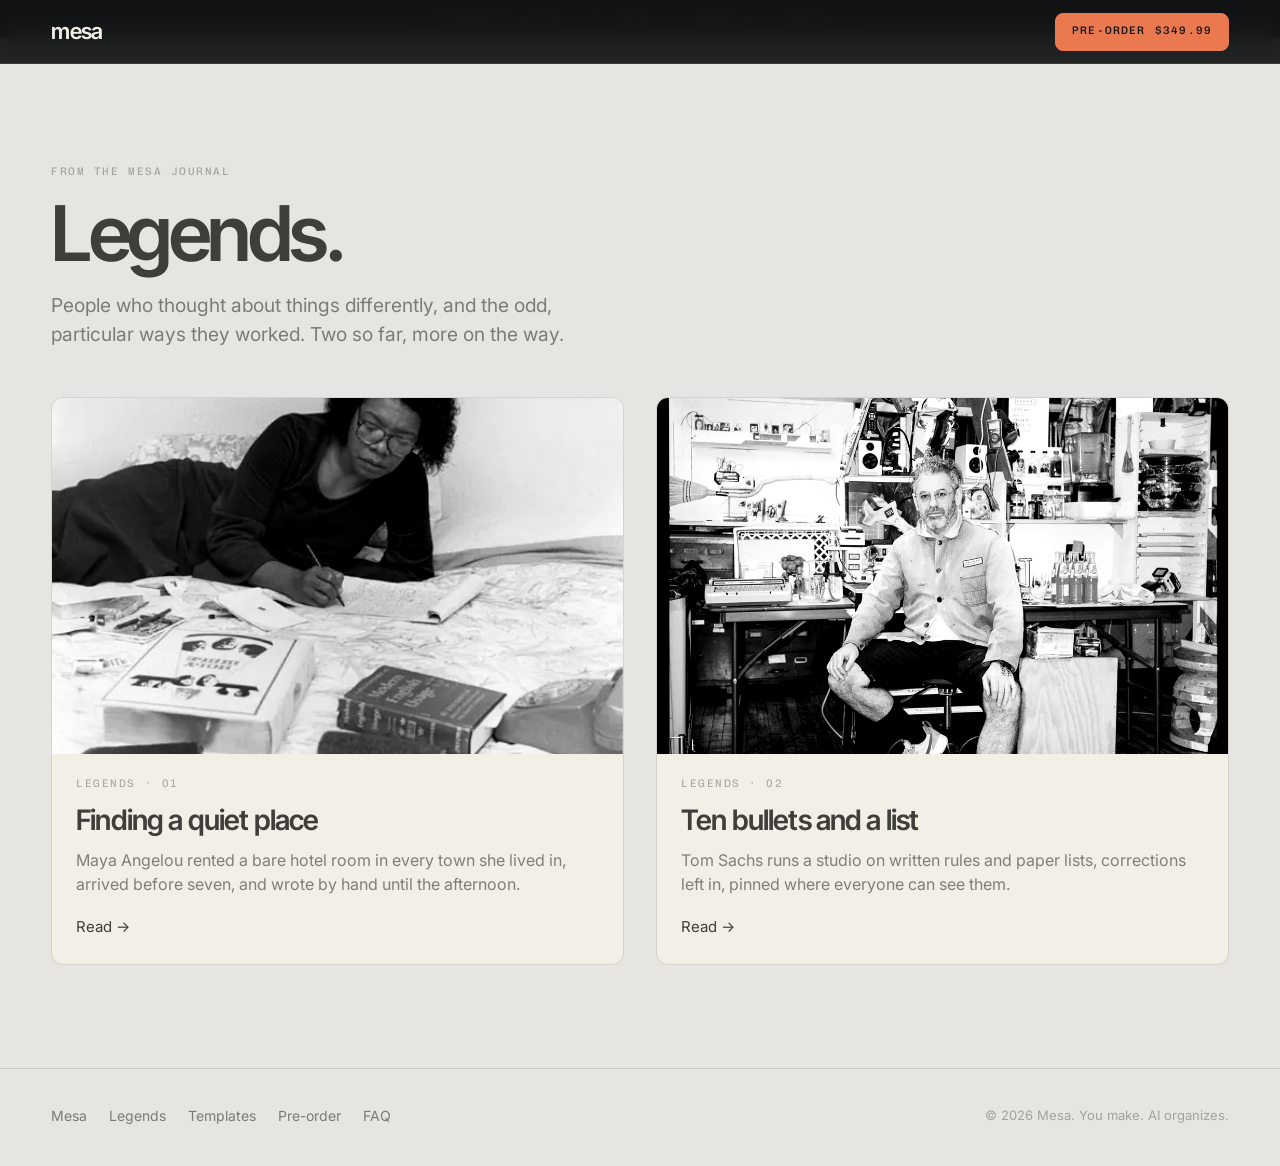
<file: journal.html>
<!doctype html>
<html lang="en">
<head>
<meta charset="utf-8">
<meta name="viewport" content="width=device-width, initial-scale=1">
<title>Legends — Development preview</title>
<meta name="description" content="Legends, from the Mesa journal: people who thought about things differently, and the particular ways they worked.">
<meta name="theme-color" content="#e6e5e1">
<link rel="icon" href="data:image/svg+xml,%3Csvg xmlns='http://www.w3.org/2000/svg' viewBox='0 0 32 32'%3E%3Crect width='32' height='32' rx='7' fill='%23e6e5e1'/%3E%3Cg fill='%233f3e3b'%3E%3Ccircle cx='12' cy='11' r='3.2'/%3E%3Ccircle cx='21' cy='11' r='3.2'/%3E%3Ccircle cx='8' cy='21' r='3.2'/%3E%3Ccircle cx='16.5' cy='21.5' r='3.2'/%3E%3Ccircle cx='25' cy='21' r='3.2'/%3E%3C/g%3E%3C/svg%3E">
<link rel="preconnect" href="https://fonts.googleapis.com">
<link rel="preconnect" href="https://fonts.gstatic.com" crossorigin>
<link href="https://fonts.googleapis.com/css2?family=Inter+Tight:wght@400;500;600;700&family=Inter:wght@400;500&family=Chivo+Mono:wght@400;500&display=swap" rel="stylesheet">
<link rel="stylesheet" href="styles.css?v=26">
<meta name="robots" content="noindex, nofollow">
<link rel="stylesheet" href="preview.css">
</head>
<body>
<div class="preview-notice">Development preview · No orders or signups are collected.</div>

<nav class="nav">
  <div class="wrap">
    <a class="brand" href="index.html" aria-label="Mesa home"><span>mesa</span></a>
    <a class="btn btn-primary" href="index.html#buy">Pre-order <span class="tag">$349.99</span></a>
  </div>
</nav>

<header class="post-hero">
  <div class="wrap">
    <span class="kicker">From the Mesa journal</span>
    <h1>Legends.</h1>
    <p class="sub">People who thought about things differently, and the odd, particular ways they worked. Two so far, more on the way.</p>
  </div>
</header>

<section class="sec" style="border-top:0;padding-top:0">
  <div class="wrap">
    <div class="legends">
      <a class="legend-card" href="legends-angelou.html">
        <img src="assets/people/maya-angelou.webp" alt="Maya Angelou writing on a bed surrounded by books">
        <div class="text"><span class="kicker">Legends &middot; 01</span><h3>Finding a quiet place</h3><p>Maya Angelou rented a bare hotel room in every town she lived in, arrived before seven, and wrote by hand until the afternoon.</p><span class="more">Read &rarr;</span></div>
      </a>
      <a class="legend-card" href="legends-sachs.html">
        <img src="assets/people/tom-sachs.webp" alt="Tom Sachs in his studio">
        <div class="text"><span class="kicker">Legends &middot; 02</span><h3>Ten bullets and a list</h3><p>Tom Sachs runs a studio on written rules and paper lists, corrections left in, pinned where everyone can see them.</p><span class="more">Read &rarr;</span></div>
      </a>
    </div>
  </div>
</section>

<footer class="footer">
  <div class="wrap">
    <div class="footer-row">
      <div class="footer-links">
        <a href="index.html">Mesa</a><a href="journal.html">Legends</a><a href="index.html#templates">Templates</a><a href="index.html#buy">Pre-order</a><a href="index.html#faq">FAQ</a>
      </div>
      <span class="small">&copy; 2026 Mesa. You make. AI organizes.</span>
    </div>
  </div>
</footer>

<script src="main.js"></script>
</body>
</html>
</file>
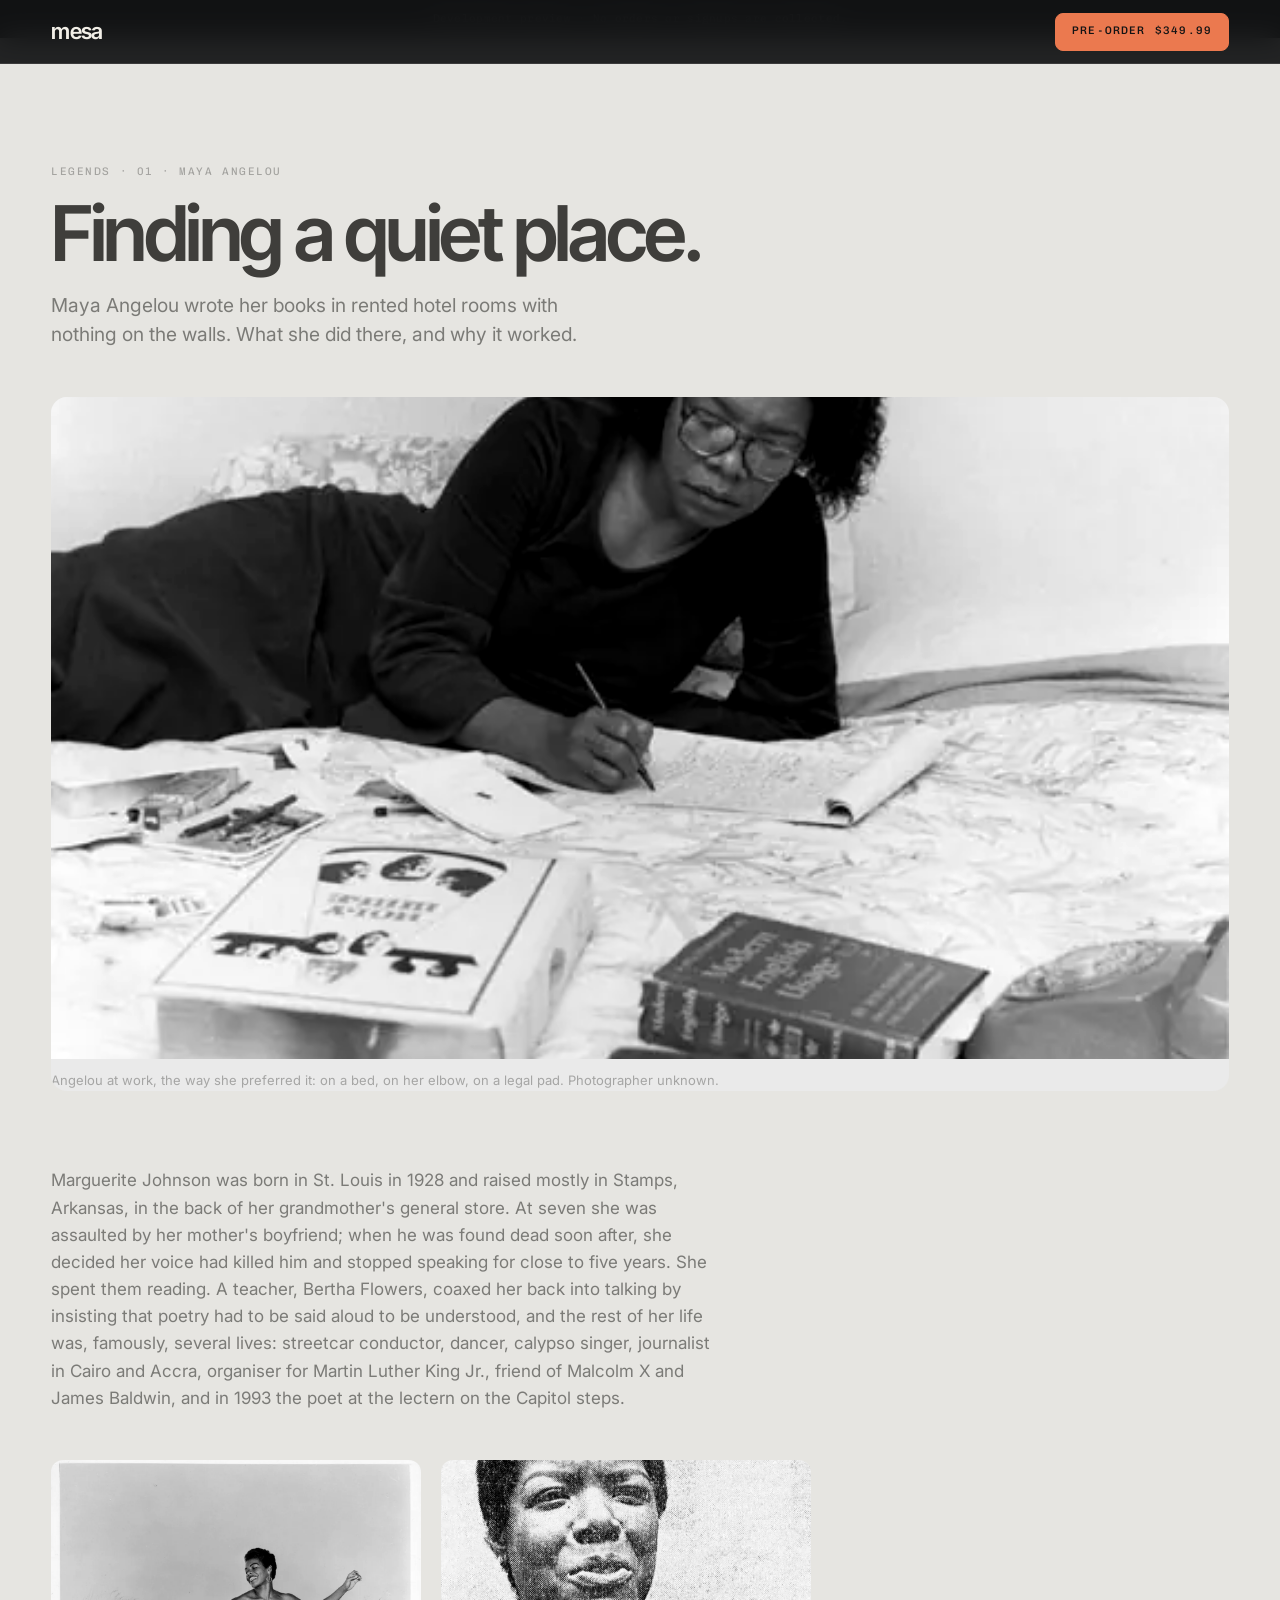
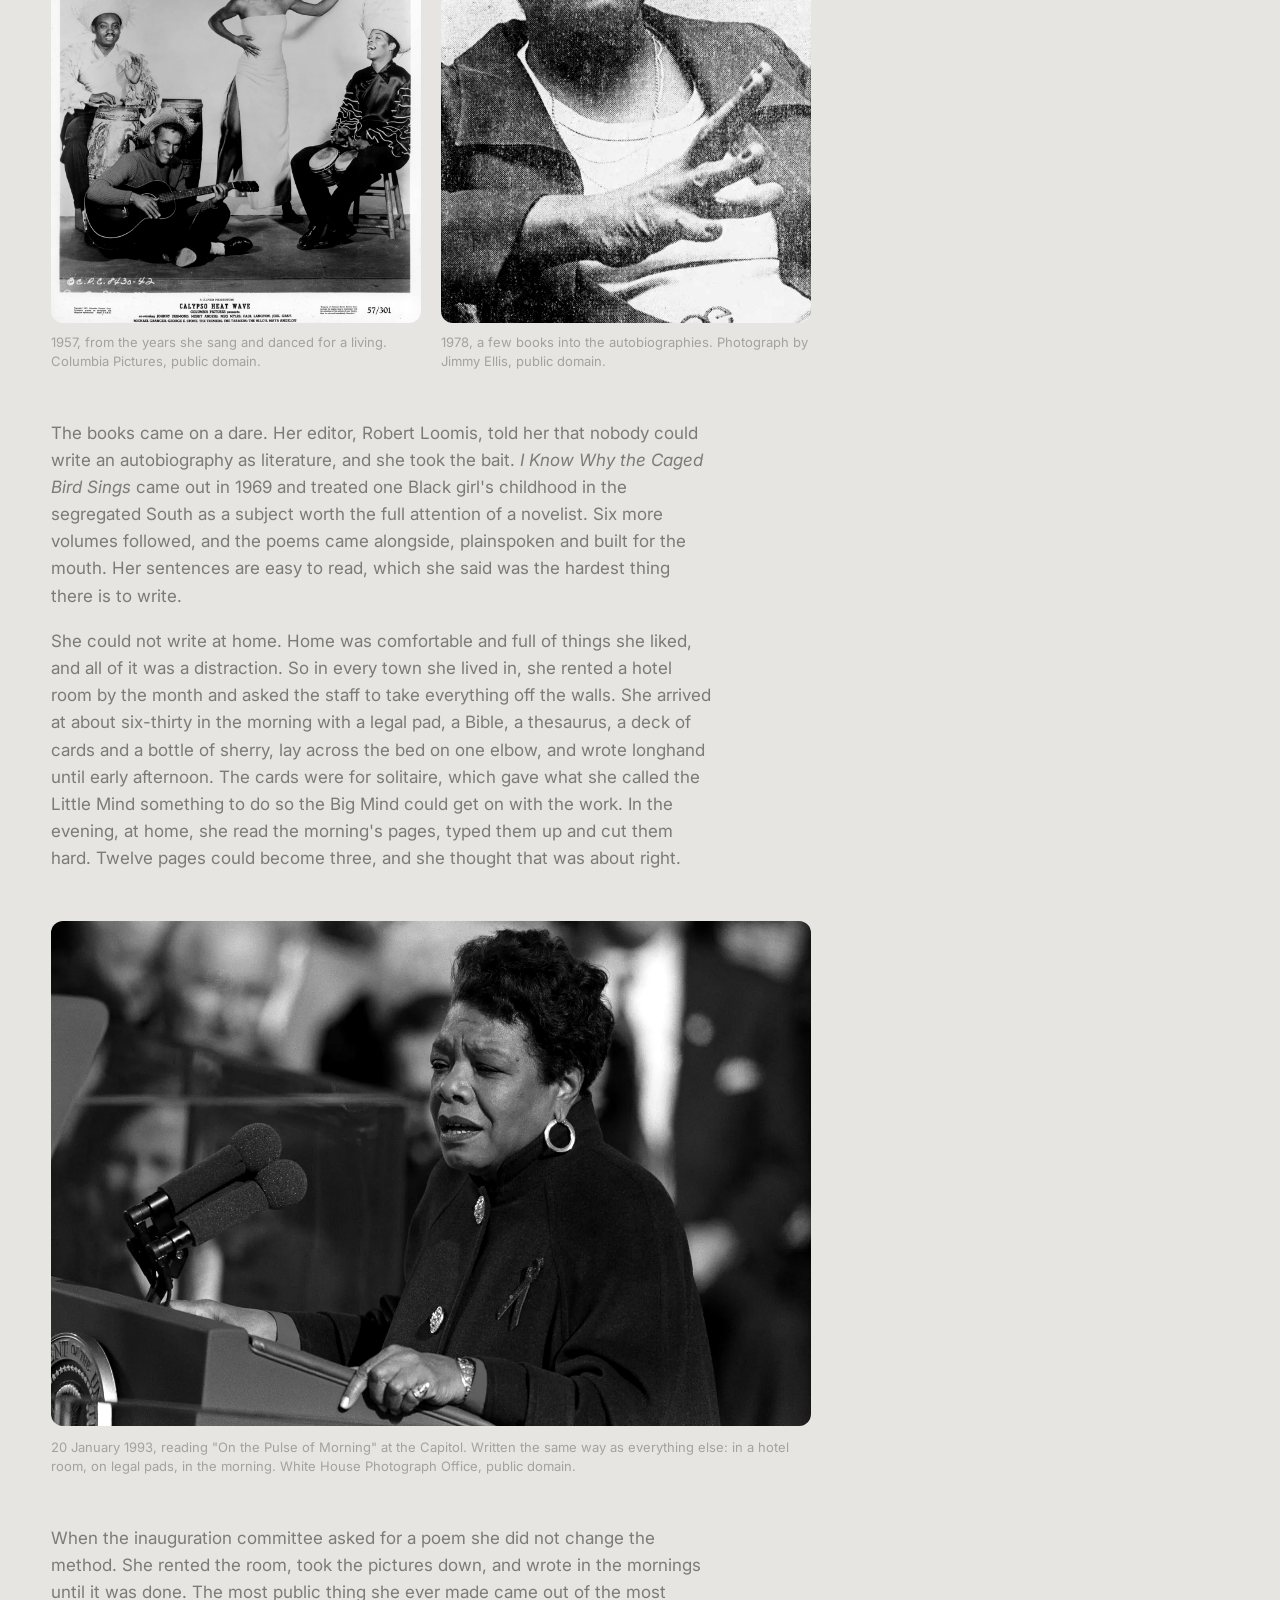
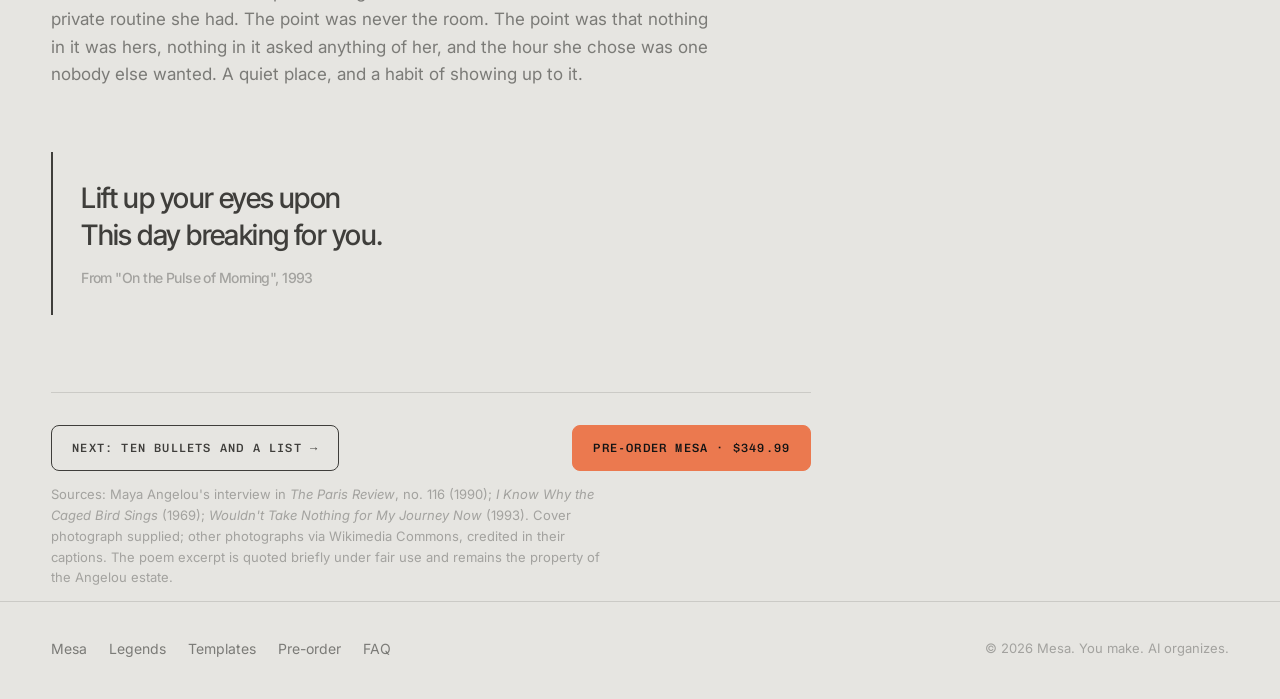
<file: legends-angelou.html>
<!doctype html>
<html lang="en">
<head>
<meta charset="utf-8">
<meta name="viewport" content="width=device-width, initial-scale=1">
<title>Finding a Quiet Place — Development preview</title>
<meta name="description" content="Legends 01. Maya Angelou wrote her books in rented hotel rooms with nothing on the walls. What she did there, and why.">
<meta property="og:title" content="Finding a quiet place.">
<meta property="og:description" content="Legends 01: Maya Angelou and the bare hotel room. From the Mesa journal.">
<meta name="theme-color" content="#e6e5e1">
<link rel="icon" href="data:image/svg+xml,%3Csvg xmlns='http://www.w3.org/2000/svg' viewBox='0 0 32 32'%3E%3Crect width='32' height='32' rx='7' fill='%23e6e5e1'/%3E%3Cg fill='%233f3e3b'%3E%3Ccircle cx='12' cy='11' r='3.2'/%3E%3Ccircle cx='21' cy='11' r='3.2'/%3E%3Ccircle cx='8' cy='21' r='3.2'/%3E%3Ccircle cx='16.5' cy='21.5' r='3.2'/%3E%3Ccircle cx='25' cy='21' r='3.2'/%3E%3C/g%3E%3C/svg%3E">
<link rel="preconnect" href="https://fonts.googleapis.com">
<link rel="preconnect" href="https://fonts.gstatic.com" crossorigin>
<link href="https://fonts.googleapis.com/css2?family=Inter+Tight:wght@400;500;600;700&family=Inter:wght@400;500&family=Chivo+Mono:wght@400;500&display=swap" rel="stylesheet">
<link rel="stylesheet" href="styles.css?v=26">
<meta name="robots" content="noindex, nofollow">
<link rel="stylesheet" href="preview.css">
</head>
<body>
<div class="preview-notice">Development preview · No orders or signups are collected.</div>

<nav class="nav">
  <div class="wrap">
    <a class="brand" href="index.html" aria-label="Mesa home"><span>mesa</span></a>
    <a class="btn btn-primary" href="index.html#buy">Pre-order <span class="tag">$349.99</span></a>
  </div>
</nav>

<header class="post-hero">
  <div class="wrap">
    <span class="kicker">Legends &middot; 01 &middot; Maya Angelou</span>
    <h1>Finding a quiet place.</h1>
    <p class="sub">Maya Angelou wrote her books in rented hotel rooms with nothing on the walls. What she did there, and why it worked.</p>
  </div>
</header>

<div class="wrap">
  <figure class="post-cover">
    <img src="assets/people/maya-angelou.webp" alt="Maya Angelou lying across a bed, writing on a legal pad, surrounded by books" fetchpriority="high">
    <figcaption>Angelou at work, the way she preferred it: on a bed, on her elbow, on a legal pad. Photographer unknown.</figcaption>
  </figure>

  <article class="post">
    <div class="prose">
      <p>Marguerite Johnson was born in St. Louis in 1928 and raised mostly in Stamps, Arkansas, in the back of her grandmother's general store. At seven she was assaulted by her mother's boyfriend; when he was found dead soon after, she decided her voice had killed him and stopped speaking for close to five years. She spent them reading. A teacher, Bertha Flowers, coaxed her back into talking by insisting that poetry had to be said aloud to be understood, and the rest of her life was, famously, several lives: streetcar conductor, dancer, calypso singer, journalist in Cairo and Accra, organiser for Martin Luther King Jr., friend of Malcolm X and James Baldwin, and in 1993 the poet at the lectern on the Capitol steps.</p>
    </div>
    <div class="post-pair">
      <figure><img src="assets/legends/angelou-1957.webp" alt="Maya Angelou in a 1957 press photograph for the film Calypso Heat Wave, dancing beside musicians" loading="lazy"><figcaption>1957, from the years she sang and danced for a living. Columbia Pictures, public domain.</figcaption></figure>
      <figure><img src="assets/legends/angelou-1970s.webp" alt="Portrait of Maya Angelou in 1978" loading="lazy"><figcaption>1978, a few books into the autobiographies. Photograph by Jimmy Ellis, public domain.</figcaption></figure>
    </div>
    <div class="prose">
      <p>The books came on a dare. Her editor, Robert Loomis, told her that nobody could write an autobiography as literature, and she took the bait. <em>I Know Why the Caged Bird Sings</em> came out in 1969 and treated one Black girl's childhood in the segregated South as a subject worth the full attention of a novelist. Six more volumes followed, and the poems came alongside, plainspoken and built for the mouth. Her sentences are easy to read, which she said was the hardest thing there is to write.</p>
      <p>She could not write at home. Home was comfortable and full of things she liked, and all of it was a distraction. So in every town she lived in, she rented a hotel room by the month and asked the staff to take everything off the walls. She arrived at about six-thirty in the morning with a legal pad, a Bible, a thesaurus, a deck of cards and a bottle of sherry, lay across the bed on one elbow, and wrote longhand until early afternoon. The cards were for solitaire, which gave what she called the Little Mind something to do so the Big Mind could get on with the work. In the evening, at home, she read the morning's pages, typed them up and cut them hard. Twelve pages could become three, and she thought that was about right.</p>
    </div>
    <figure class="post-figure wide">
      <img src="assets/legends/angelou-inauguration.webp" alt="Maya Angelou reading a poem at a lectern during the 1993 presidential inauguration" loading="lazy">
      <figcaption>20 January 1993, reading "On the Pulse of Morning" at the Capitol. Written the same way as everything else: in a hotel room, on legal pads, in the morning. White House Photograph Office, public domain.</figcaption>
    </figure>
    <div class="prose">
      <p>When the inauguration committee asked for a poem she did not change the method. She rented the room, took the pictures down, and wrote in the mornings until it was done. The most public thing she ever made came out of the most private routine she had. The point was never the room. The point was that nothing in it was hers, nothing in it asked anything of her, and the hour she chose was one nobody else wanted. A quiet place, and a habit of showing up to it.</p>
    </div>

    <blockquote class="poem">
      Lift up your eyes upon<br>This day breaking for you.
      <cite>From "On the Pulse of Morning", 1993</cite>
    </blockquote>

    <div class="post-foot">
      <a class="btn" href="legends-sachs.html">Next: Ten bullets and a list &rarr;</a>
      <a class="btn btn-primary" href="index.html#buy">Pre-order Mesa &middot; $349.99</a>
    </div>
    <p class="credits">Sources: Maya Angelou's interview in <em>The Paris Review</em>, no. 116 (1990); <em>I Know Why the Caged Bird Sings</em> (1969); <em>Wouldn't Take Nothing for My Journey Now</em> (1993). Cover photograph supplied; other photographs via Wikimedia Commons, credited in their captions. The poem excerpt is quoted briefly under fair use and remains the property of the Angelou estate.</p>
  </article>
</div>

<footer class="footer">
  <div class="wrap">
    <div class="footer-row">
      <div class="footer-links">
        <a href="index.html">Mesa</a><a href="journal.html">Legends</a><a href="index.html#templates">Templates</a><a href="index.html#buy">Pre-order</a><a href="index.html#faq">FAQ</a>
      </div>
      <span class="small">&copy; 2026 Mesa. You make. AI organizes.</span>
    </div>
  </div>
</footer>

<script src="main.js"></script>
</body>
</html>
</file>
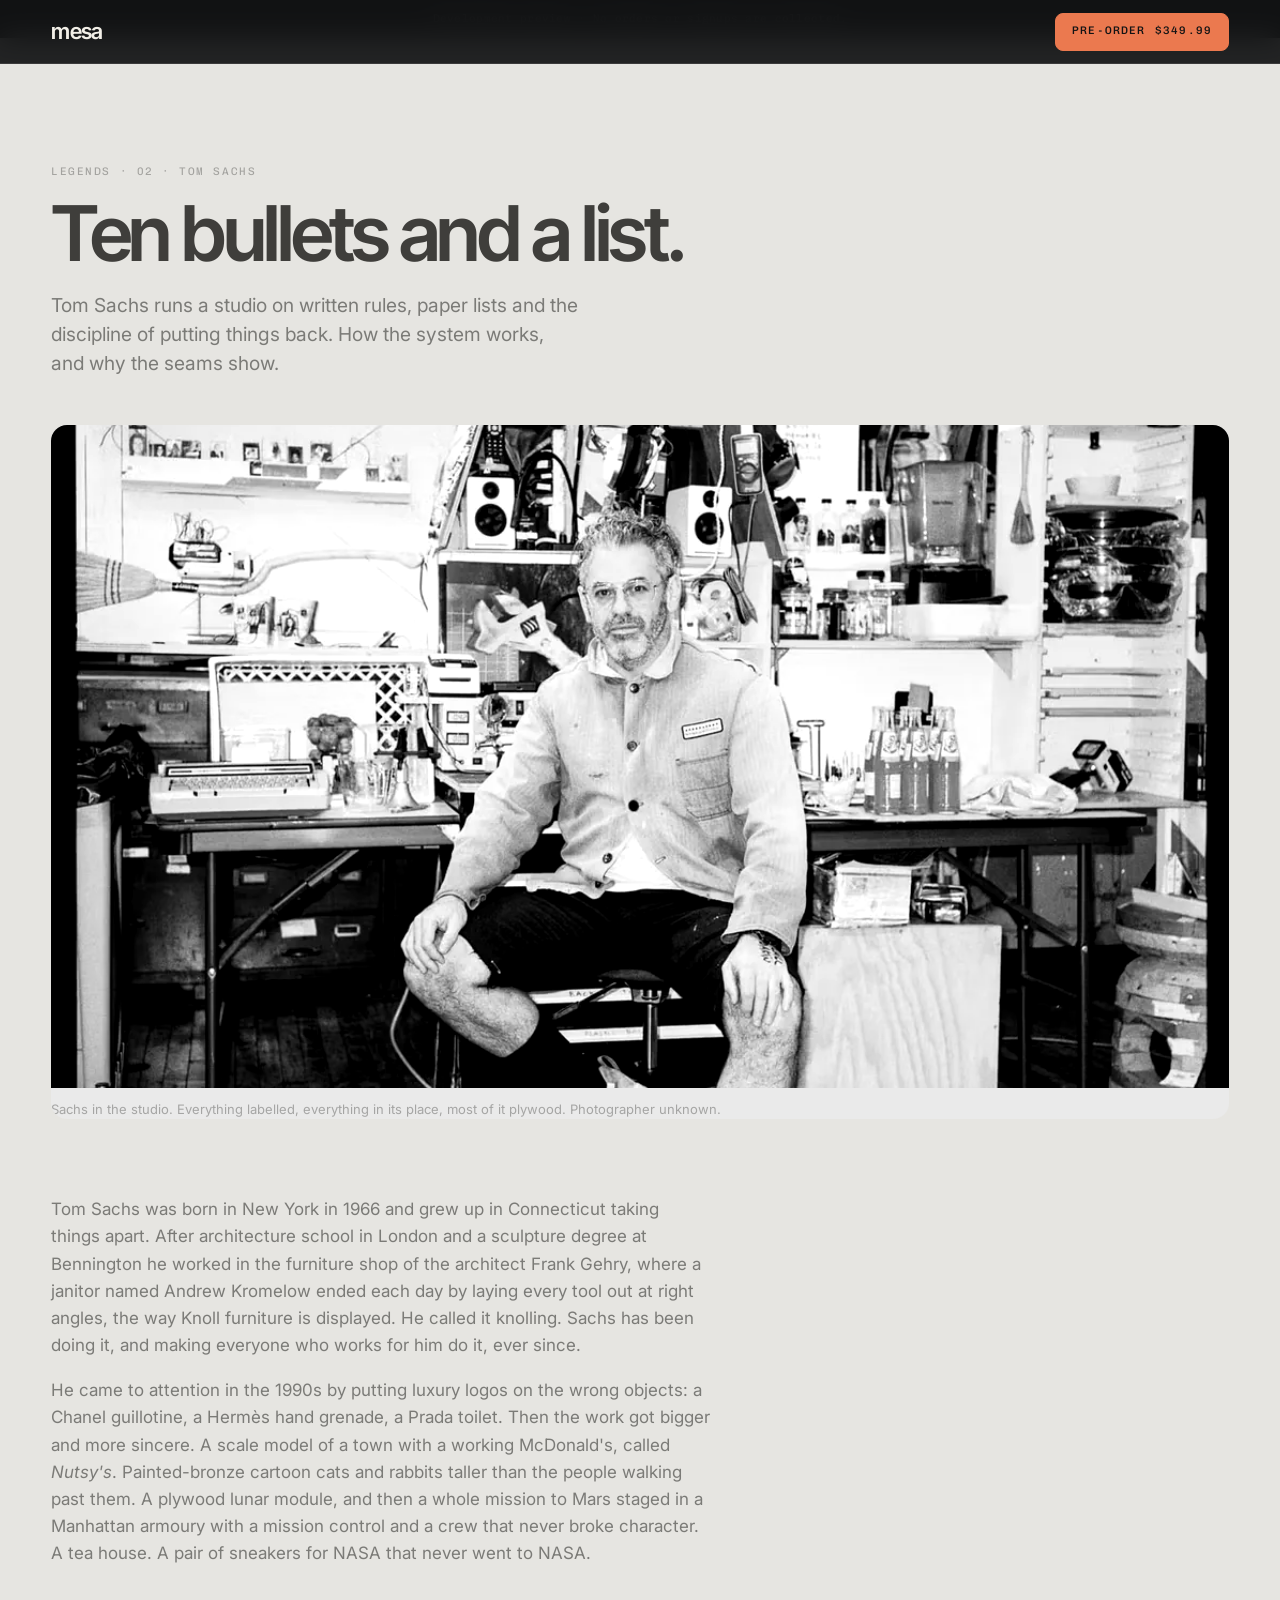
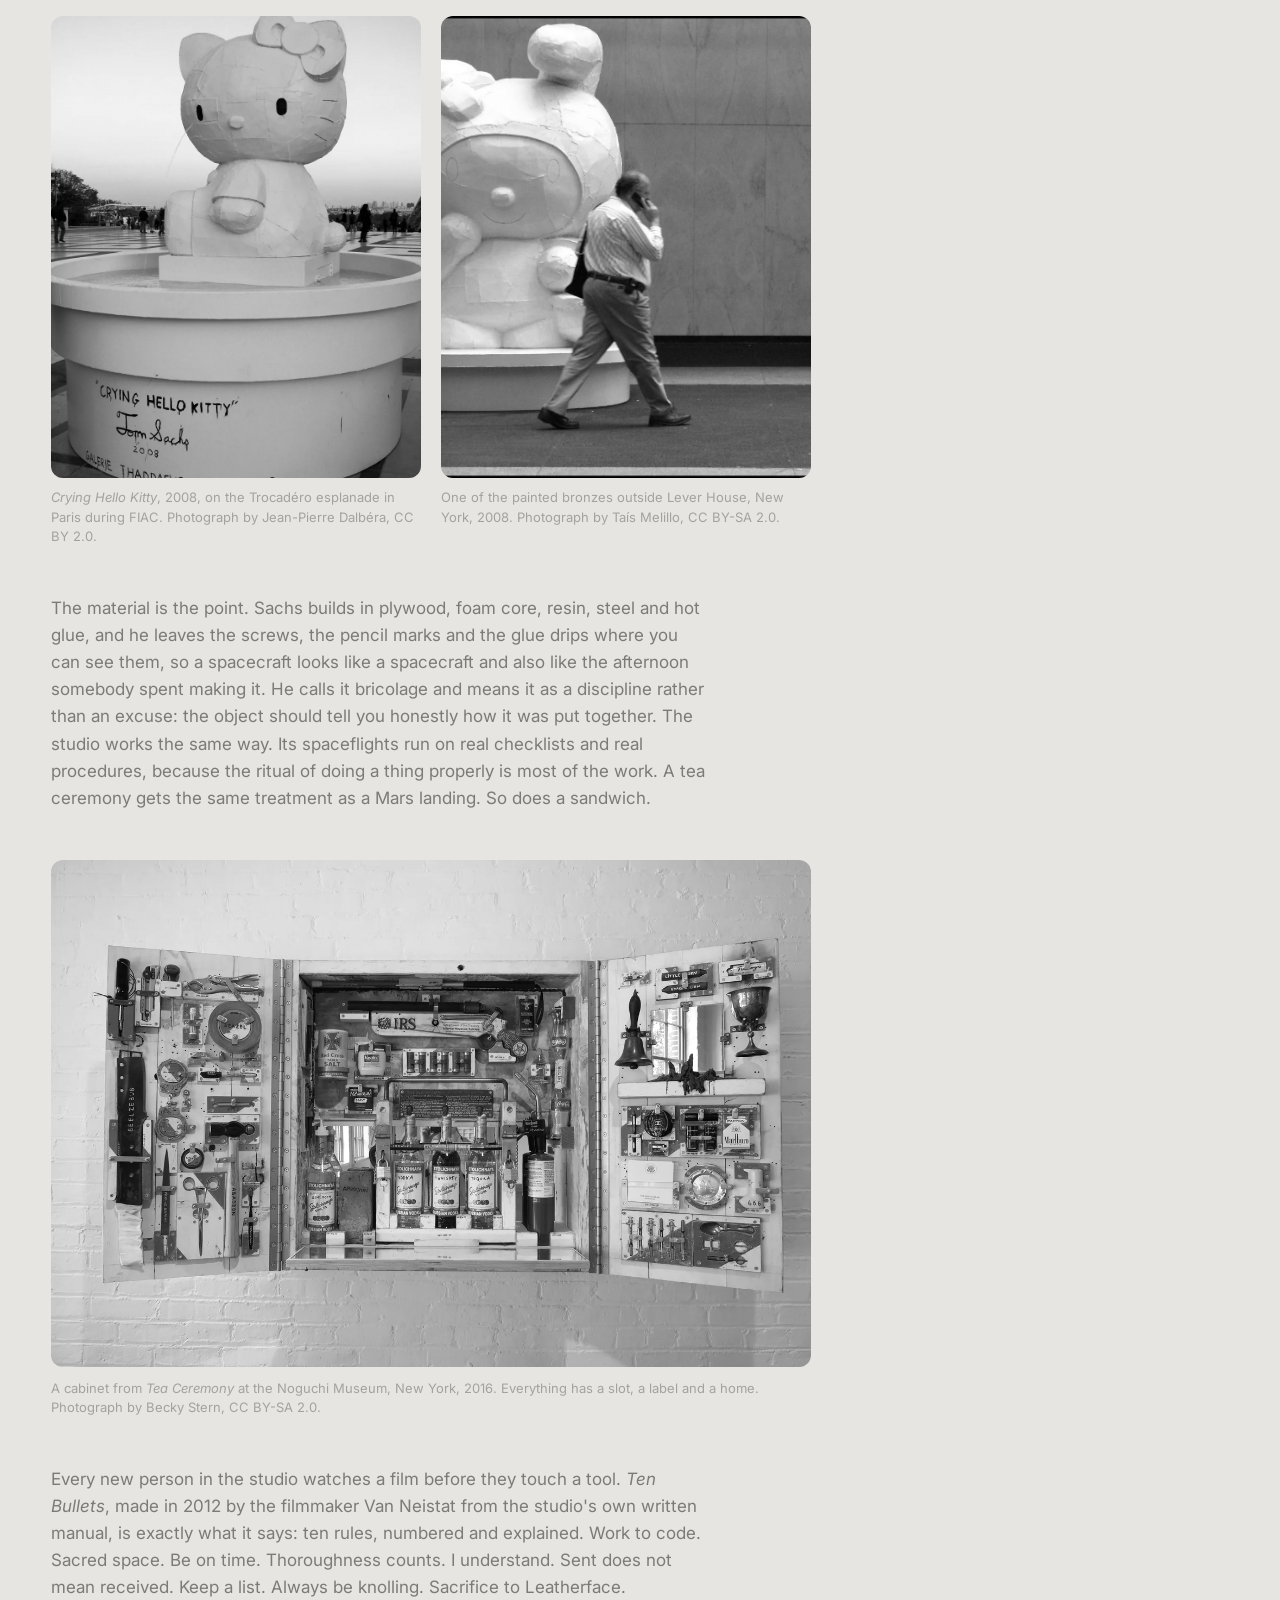
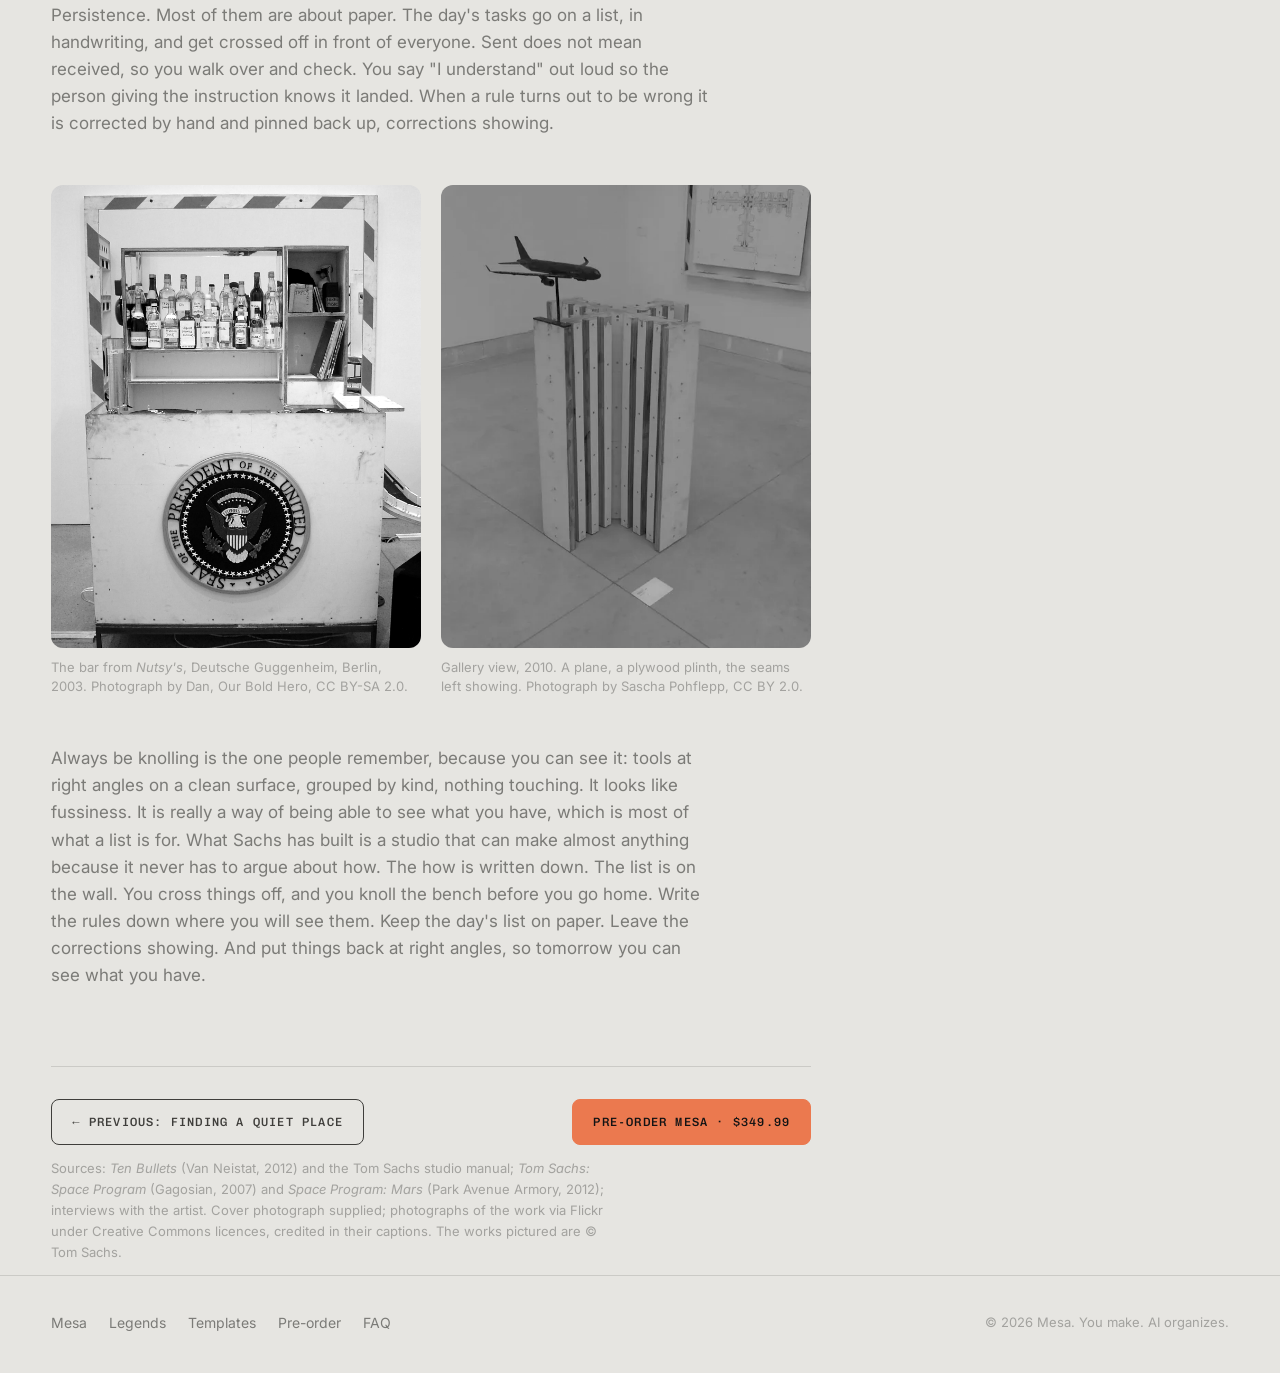
<file: legends-sachs.html>
<!doctype html>
<html lang="en">
<head>
<meta charset="utf-8">
<meta name="viewport" content="width=device-width, initial-scale=1">
<title>Ten Bullets and a List — Development preview</title>
<meta name="description" content="Legends 02. Tom Sachs runs a studio on written rules, paper lists and the discipline of putting things back.">
<meta property="og:title" content="Ten bullets and a list.">
<meta property="og:description" content="Legends 02: Tom Sachs and the studio that runs on lists. From the Mesa journal.">
<meta name="theme-color" content="#e6e5e1">
<link rel="icon" href="data:image/svg+xml,%3Csvg xmlns='http://www.w3.org/2000/svg' viewBox='0 0 32 32'%3E%3Crect width='32' height='32' rx='7' fill='%23e6e5e1'/%3E%3Cg fill='%233f3e3b'%3E%3Ccircle cx='12' cy='11' r='3.2'/%3E%3Ccircle cx='21' cy='11' r='3.2'/%3E%3Ccircle cx='8' cy='21' r='3.2'/%3E%3Ccircle cx='16.5' cy='21.5' r='3.2'/%3E%3Ccircle cx='25' cy='21' r='3.2'/%3E%3C/g%3E%3C/svg%3E">
<link rel="preconnect" href="https://fonts.googleapis.com">
<link rel="preconnect" href="https://fonts.gstatic.com" crossorigin>
<link href="https://fonts.googleapis.com/css2?family=Inter+Tight:wght@400;500;600;700&family=Inter:wght@400;500&family=Chivo+Mono:wght@400;500&display=swap" rel="stylesheet">
<link rel="stylesheet" href="styles.css?v=26">
<meta name="robots" content="noindex, nofollow">
<link rel="stylesheet" href="preview.css">
</head>
<body>
<div class="preview-notice">Development preview · No orders or signups are collected.</div>

<nav class="nav">
  <div class="wrap">
    <a class="brand" href="index.html" aria-label="Mesa home"><span>mesa</span></a>
    <a class="btn btn-primary" href="index.html#buy">Pre-order <span class="tag">$349.99</span></a>
  </div>
</nav>

<header class="post-hero">
  <div class="wrap">
    <span class="kicker">Legends &middot; 02 &middot; Tom Sachs</span>
    <h1>Ten bullets and a list.</h1>
    <p class="sub">Tom Sachs runs a studio on written rules, paper lists and the discipline of putting things back. How the system works, and why the seams show.</p>
  </div>
</header>

<div class="wrap">
  <figure class="post-cover">
    <img src="assets/people/tom-sachs.webp" alt="Tom Sachs seated in his studio, surrounded by tools, labels and pinned-up paper" fetchpriority="high">
    <figcaption>Sachs in the studio. Everything labelled, everything in its place, most of it plywood. Photographer unknown.</figcaption>
  </figure>

  <article class="post">
    <div class="prose">
      <p>Tom Sachs was born in New York in 1966 and grew up in Connecticut taking things apart. After architecture school in London and a sculpture degree at Bennington he worked in the furniture shop of the architect Frank Gehry, where a janitor named Andrew Kromelow ended each day by laying every tool out at right angles, the way Knoll furniture is displayed. He called it knolling. Sachs has been doing it, and making everyone who works for him do it, ever since.</p>
      <p>He came to attention in the 1990s by putting luxury logos on the wrong objects: a Chanel guillotine, a Herm&egrave;s hand grenade, a Prada toilet. Then the work got bigger and more sincere. A scale model of a town with a working McDonald's, called <em>Nutsy's</em>. Painted-bronze cartoon cats and rabbits taller than the people walking past them. A plywood lunar module, and then a whole mission to Mars staged in a Manhattan armoury with a mission control and a crew that never broke character. A tea house. A pair of sneakers for NASA that never went to NASA.</p>
    </div>
    <div class="post-pair">
      <figure><img src="assets/legends/sachs-hello-kitty.webp" alt="Tom Sachs's Crying Hello Kitty, a large white sculpture of Hello Kitty sitting in a fountain basin on the Trocad&eacute;ro esplanade in Paris" loading="lazy"><figcaption><em>Crying Hello Kitty</em>, 2008, on the Trocad&eacute;ro esplanade in Paris during FIAC. Photograph by Jean-Pierre Dalb&eacute;ra, CC BY 2.0.</figcaption></figure>
      <figure><img src="assets/legends/sachs-lever-house.webp" alt="A large white painted-bronze cartoon rabbit by Tom Sachs on the plaza outside Lever House in New York, with two people walking past" loading="lazy"><figcaption>One of the painted bronzes outside Lever House, New York, 2008. Photograph by Ta&iacute;s Melillo, CC BY-SA 2.0.</figcaption></figure>
    </div>
    <div class="prose">
      <p>The material is the point. Sachs builds in plywood, foam core, resin, steel and hot glue, and he leaves the screws, the pencil marks and the glue drips where you can see them, so a spacecraft looks like a spacecraft and also like the afternoon somebody spent making it. He calls it bricolage and means it as a discipline rather than an excuse: the object should tell you honestly how it was put together. The studio works the same way. Its spaceflights run on real checklists and real procedures, because the ritual of doing a thing properly is most of the work. A tea ceremony gets the same treatment as a Mars landing. So does a sandwich.</p>
    </div>
    <figure class="post-figure wide">
      <img src="assets/legends/sachs-noguchi-red.webp" alt="An open wall cabinet by Tom Sachs with tools, tins and equipment held in labelled fitted slots, from his Tea Ceremony show at the Noguchi Museum" loading="lazy">
      <figcaption>A cabinet from <em>Tea Ceremony</em> at the Noguchi Museum, New York, 2016. Everything has a slot, a label and a home. Photograph by Becky Stern, CC BY-SA 2.0.</figcaption>
    </figure>
    <div class="prose">
      <p>Every new person in the studio watches a film before they touch a tool. <em>Ten Bullets</em>, made in 2012 by the filmmaker Van Neistat from the studio's own written manual, is exactly what it says: ten rules, numbered and explained. Work to code. Sacred space. Be on time. Thoroughness counts. I understand. Sent does not mean received. Keep a list. Always be knolling. Sacrifice to Leatherface. Persistence. Most of them are about paper. The day's tasks go on a list, in handwriting, and get crossed off in front of everyone. Sent does not mean received, so you walk over and check. You say "I understand" out loud so the person giving the instruction knows it landed. When a rule turns out to be wrong it is corrected by hand and pinned back up, corrections showing.</p>
    </div>
    <div class="post-pair">
      <figure><img src="assets/legends/sachs-nutsys.webp" alt="The bar from Tom Sachs's Nutsy's: a plywood bartender booth with bottles on shelves and a presidential seal painted on the front" loading="lazy"><figcaption>The bar from <em>Nutsy's</em>, Deutsche Guggenheim, Berlin, 2003. Photograph by Dan, Our Bold Hero, CC BY-SA 2.0.</figcaption></figure>
      <figure><img src="assets/legends/sachs-plane-2010.webp" alt="A model aircraft mounted on a tall plywood pedestal in a white gallery, by Tom Sachs" loading="lazy"><figcaption>Gallery view, 2010. A plane, a plywood plinth, the seams left showing. Photograph by Sascha Pohflepp, CC BY 2.0.</figcaption></figure>
    </div>
    <div class="prose">
      <p>Always be knolling is the one people remember, because you can see it: tools at right angles on a clean surface, grouped by kind, nothing touching. It looks like fussiness. It is really a way of being able to see what you have, which is most of what a list is for. What Sachs has built is a studio that can make almost anything because it never has to argue about how. The how is written down. The list is on the wall. You cross things off, and you knoll the bench before you go home. Write the rules down where you will see them. Keep the day's list on paper. Leave the corrections showing. And put things back at right angles, so tomorrow you can see what you have.</p>
    </div>

    <div class="post-foot">
      <a class="btn" href="legends-angelou.html">&larr; Previous: Finding a quiet place</a>
      <a class="btn btn-primary" href="index.html#buy">Pre-order Mesa &middot; $349.99</a>
    </div>
    <p class="credits">Sources: <em>Ten Bullets</em> (Van Neistat, 2012) and the Tom Sachs studio manual; <em>Tom Sachs: Space Program</em> (Gagosian, 2007) and <em>Space Program: Mars</em> (Park Avenue Armory, 2012); interviews with the artist. Cover photograph supplied; photographs of the work via Flickr under Creative Commons licences, credited in their captions. The works pictured are &copy; Tom Sachs.</p>
  </article>
</div>

<footer class="footer">
  <div class="wrap">
    <div class="footer-row">
      <div class="footer-links">
        <a href="index.html">Mesa</a><a href="journal.html">Legends</a><a href="index.html#templates">Templates</a><a href="index.html#buy">Pre-order</a><a href="index.html#faq">FAQ</a>
      </div>
      <span class="small">&copy; 2026 Mesa. You make. AI organizes.</span>
    </div>
  </div>
</footer>

<script src="main.js"></script>
</body>
</html>
</file>
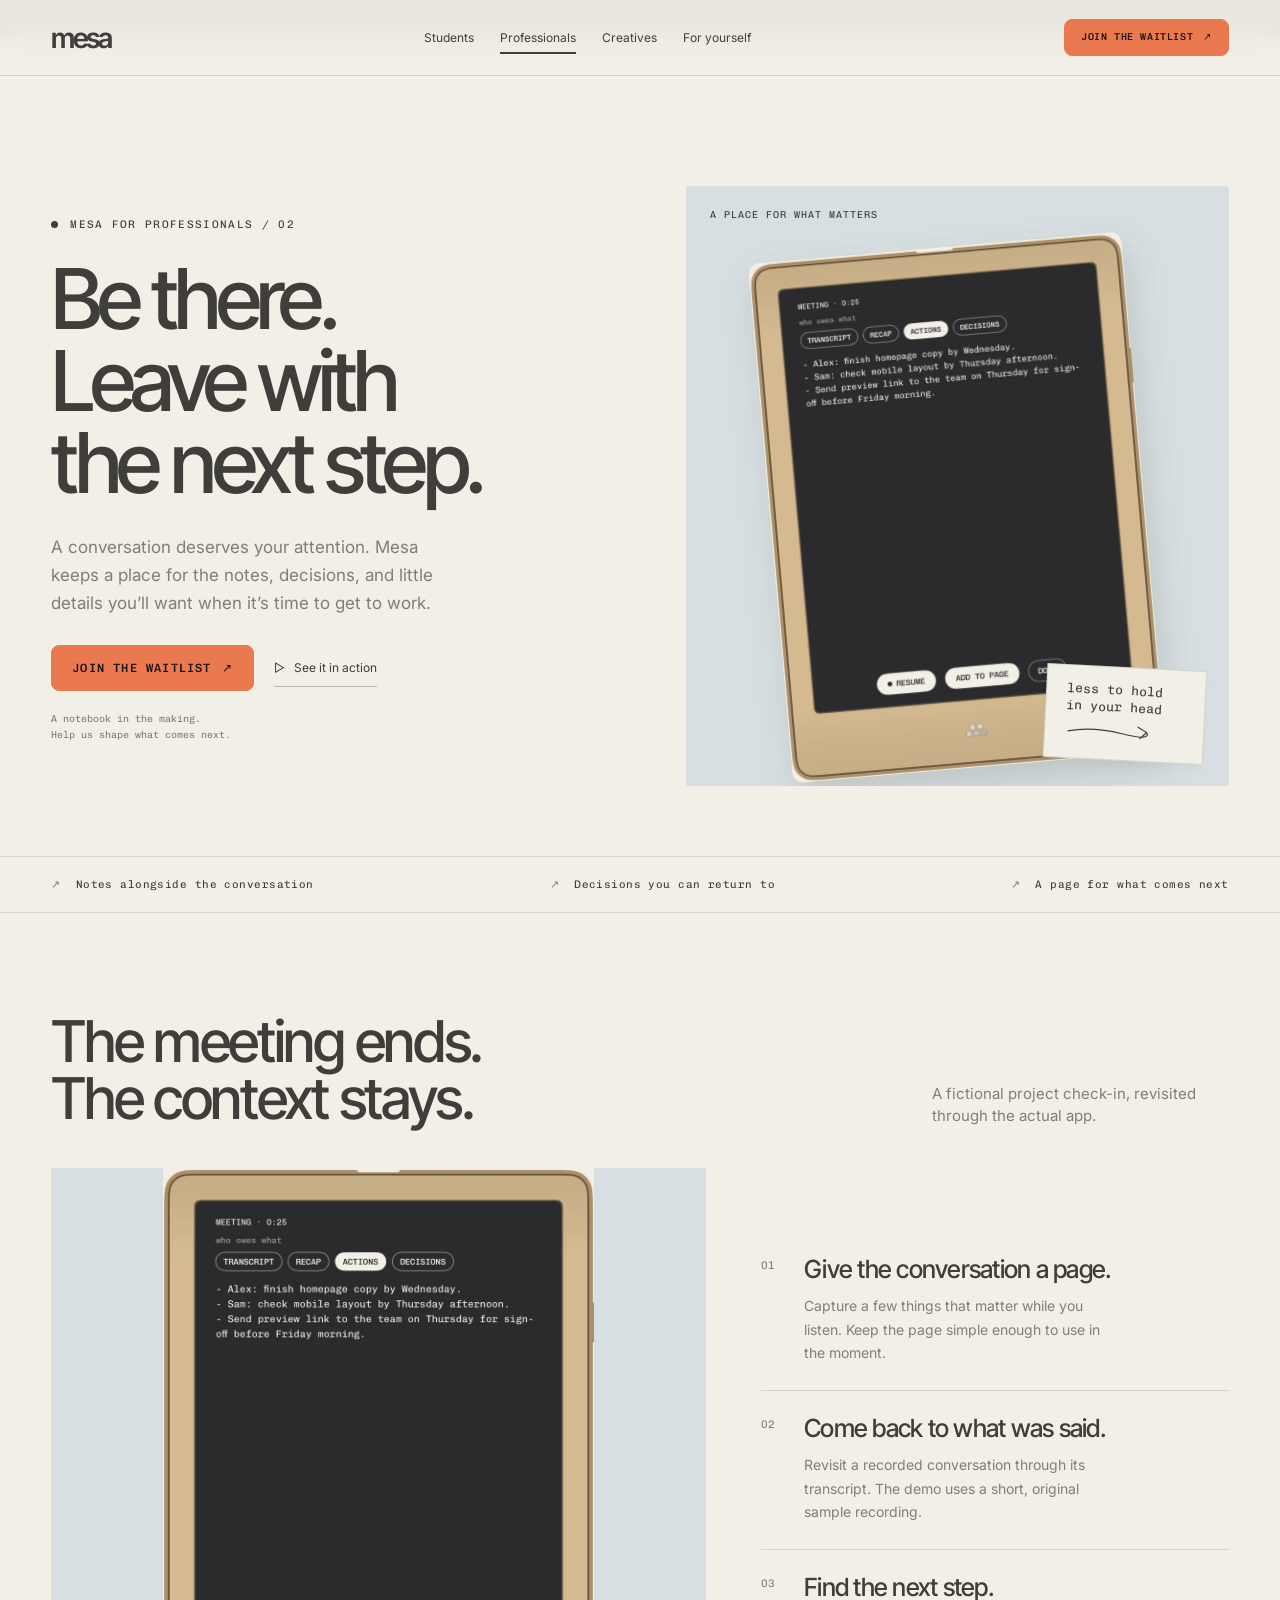
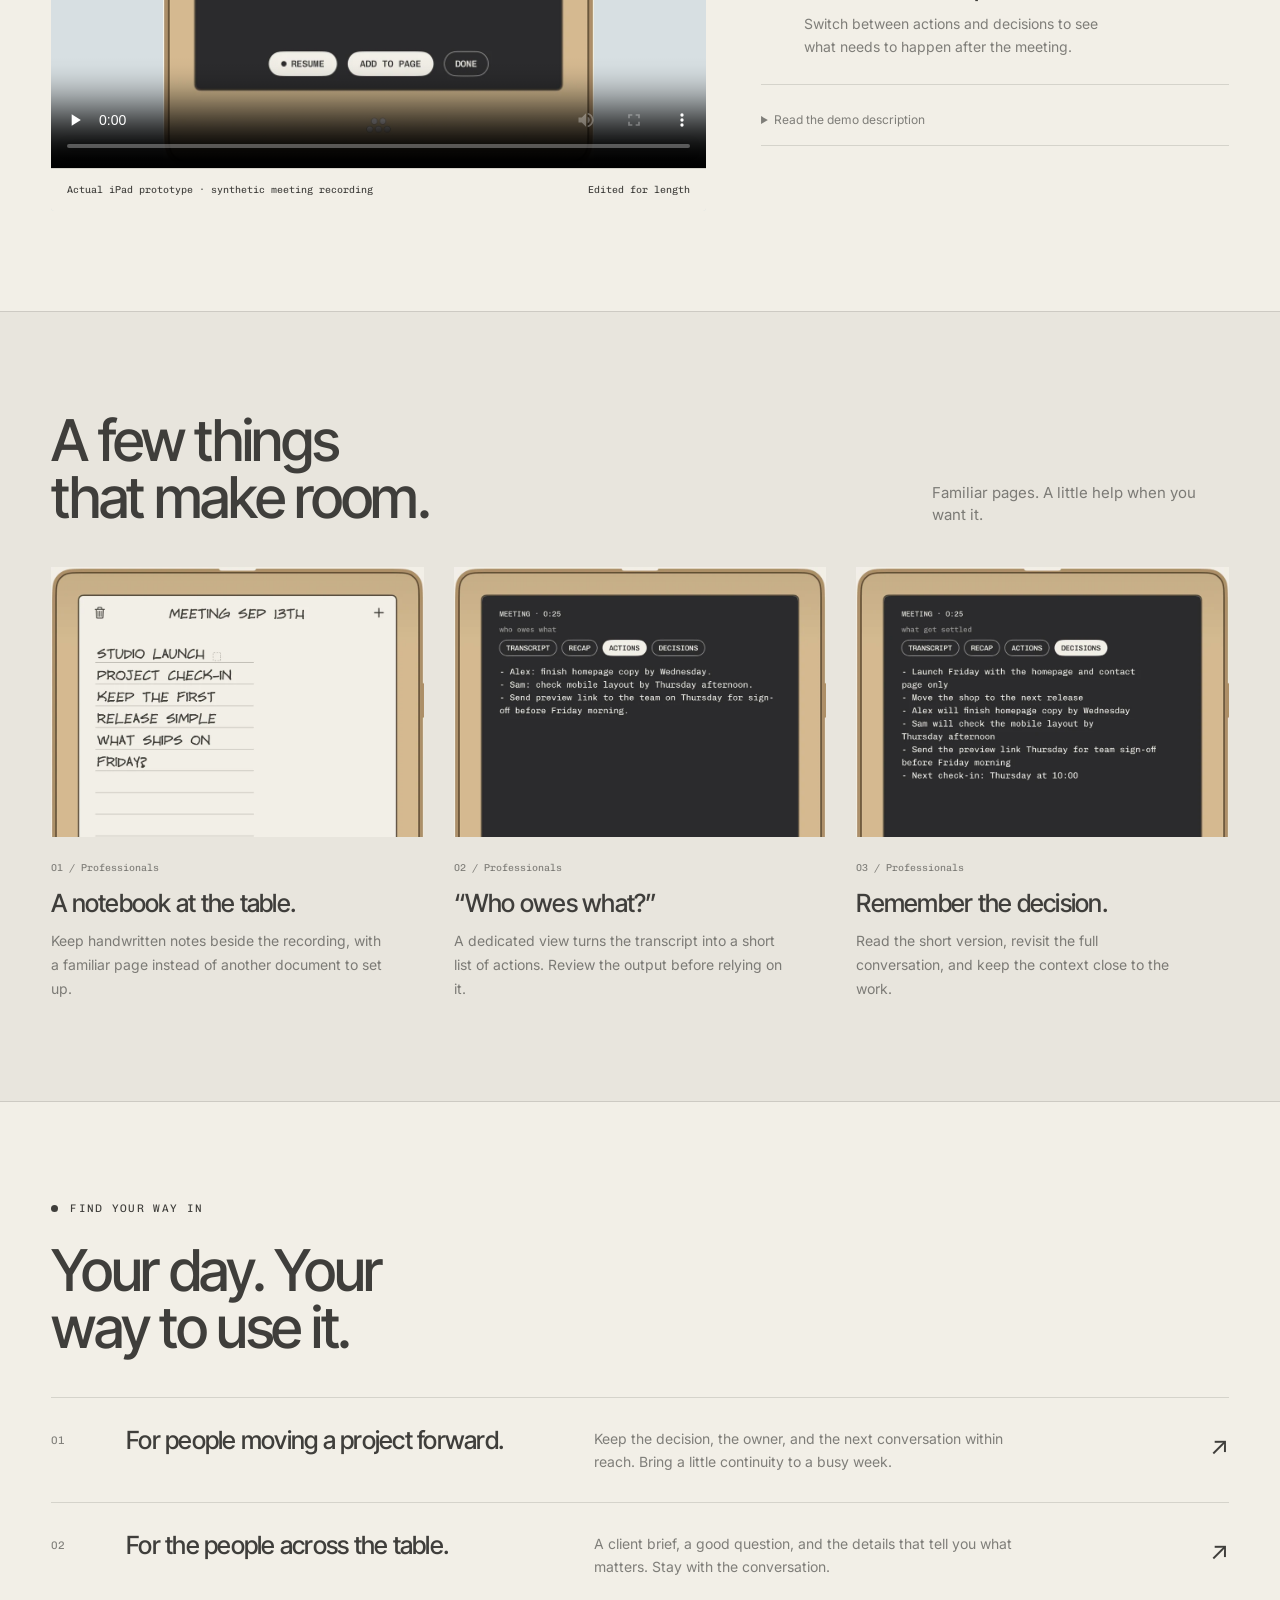
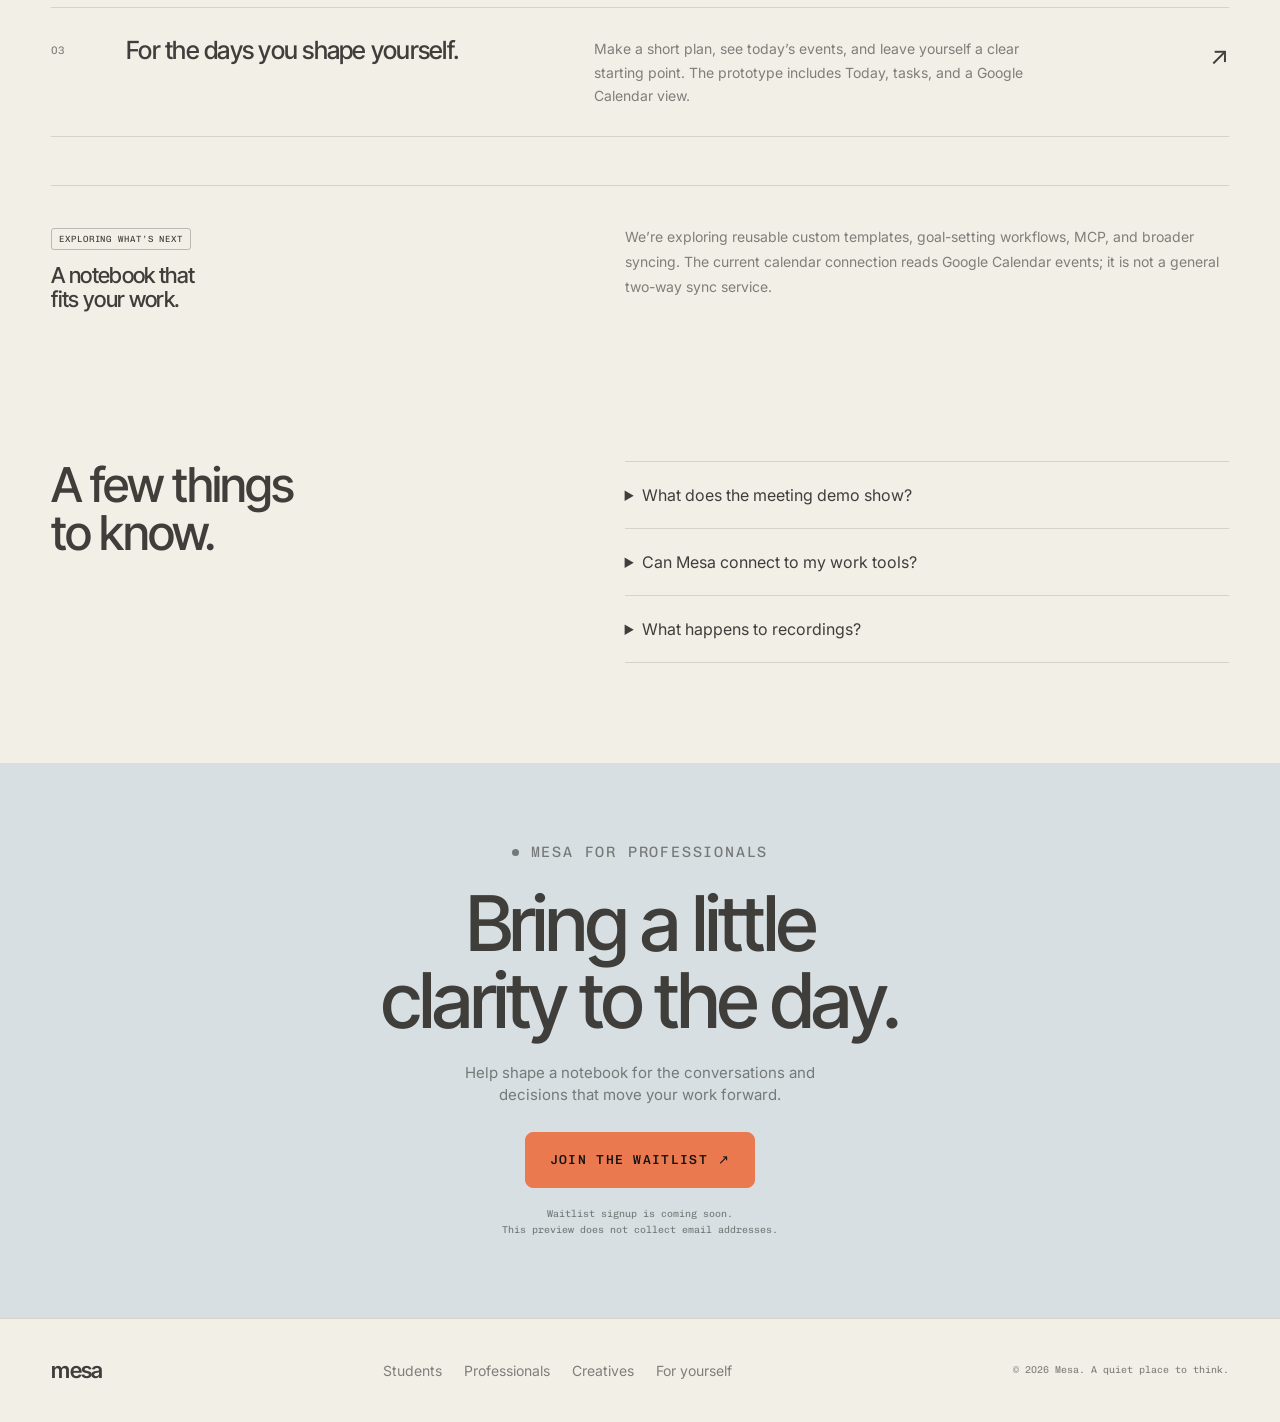
<file: professionals.html>
<!doctype html>
<html lang="en"><head>
<meta charset="utf-8">
<meta name="viewport" content="width=device-width, initial-scale=1">
<title>Mesa for professionals — Be there. Leave with the next step. — Development preview</title>
<meta name="description" content="A conversation deserves your attention. Mesa keeps a place for the notes, decisions, and little details you’ll want when it’s time to get to work.">
<meta name="theme-color" content="#e6e5e1">
<link rel="icon" href="data:image/svg+xml,%3Csvg xmlns='http://www.w3.org/2000/svg' viewBox='0 0 32 32'%3E%3Crect width='32' height='32' rx='7' fill='%23e6e5e1'/%3E%3Cg fill='%233f3e3b'%3E%3Ccircle cx='12' cy='11' r='3.2'/%3E%3Ccircle cx='21' cy='11' r='3.2'/%3E%3Ccircle cx='8' cy='21' r='3.2'/%3E%3Ccircle cx='16.5' cy='21.5' r='3.2'/%3E%3Ccircle cx='25' cy='21' r='3.2'/%3E%3C/g%3E%3C/svg%3E">
<link rel="preconnect" href="https://fonts.googleapis.com">
<link rel="preconnect" href="https://fonts.gstatic.com" crossorigin>
<link href="https://fonts.googleapis.com/css2?family=Inter+Tight:wght@400;500;600;700&family=Inter:wght@400;500&family=Chivo+Mono:wght@400;500&display=swap" rel="stylesheet">
<link rel="stylesheet" href="styles.css?v=26">
<link rel="stylesheet" href="audiences.css?v=2">
<meta property="og:title" content="Mesa for professionals — Be there. Leave with the next step.">
<meta property="og:description" content="A conversation deserves your attention. Mesa keeps a place for the notes, decisions, and little details you’ll want when it’s time to get to work.">
<meta property="og:type" content="website">
<meta name="robots" content="noindex, nofollow">
<link rel="stylesheet" href="preview.css">
</head><body class="audience-page" data-audience="professionals">
<div class="preview-notice">Development preview · No orders or signups are collected.</div>
<a class="skip-link" href="#main">Skip to content</a>
<nav class="nav audience-nav" aria-label="Main navigation"><div class="wrap"><a class="brand" href="index.html" aria-label="Mesa home">mesa</a><button class="nav-toggle" aria-expanded="false" aria-controls="audience-links">Explore <span aria-hidden="true">＋</span></button><div class="nav-links" id="audience-links"><a href="students.html" data-campaign-link>Students</a><a href="professionals.html" data-campaign-link aria-current="page">Professionals</a><a href="creatives.html" data-campaign-link>Creatives</a><a href="for-yourself.html" data-campaign-link>For yourself</a></div><a class="btn btn-primary" href="#waitlist" data-waitlist="nav">Join the waitlist <span aria-hidden="true">↗</span></a></div></nav>
<main id="main">
<header class="aud-hero wrap"><div><p class="eyebrow">Mesa for professionals / 02</p><h1>Be there. Leave with the next step.</h1><p class="aud-intro">A conversation deserves your attention. Mesa keeps a place for the notes, decisions, and little details you’ll want when it’s time to get to work.</p><div class="aud-actions"><a class="btn btn-primary" href="#waitlist" data-waitlist="hero">Join the waitlist <span aria-hidden="true">↗</span></a><a class="text-link" href="#demo"><span aria-hidden="true">▷</span> See it in action</a></div><p class="aud-note">A notebook in the making.<br>Help us shape what comes next.</p></div>
<div class="hero-proof"><span class="hero-caption">A place for what matters</span><img class="hero-shot" src="assets/campaigns/stills/professionals-hero.webp" alt="A notebook at the table." fetchpriority="high" width="900" height="1250"><div class="proof-sticker">less to hold in your head<svg viewBox="0 0 100 25" aria-hidden="true"><path d="M3 13Q32 6 67 13T96 10M85 4L96 10 88 18" stroke-width="1.4"/></svg></div></div></header>
<div class="aud-ribbon"><div class="wrap"><span>Notes alongside the conversation</span><span>Decisions you can return to</span><span>A page for what comes next</span></div></div>
<section class="aud-section wrap" id="demo"><div class="section-heading"><h2>The meeting ends. The context stays.</h2><p>A fictional project check-in, revisited through the actual app.</p></div><div class="demo-layout"><div class="demo-player"><video controls playsinline preload="none" poster="assets/campaigns/stills/professionals-hero.webp" data-demo="professionals" aria-label="The meeting ends. The context stays."><source src="assets/campaigns/video/professionals.mp4" type="video/mp4"><track kind="captions" src="assets/campaigns/video/professionals.vtt" srclang="en" label="English" default>Your browser does not support video. <a href="assets/campaigns/video/professionals.mp4">Download the demo.</a></video><div class="demo-caption"><span>Actual iPad prototype · synthetic meeting recording</span><span>Edited for length</span></div></div><div><ol class="demo-steps"><li><h3>Give the conversation a page.</h3><p>Capture a few things that matter while you listen. Keep the page simple enough to use in the moment.</p></li><li><h3>Come back to what was said.</h3><p>Revisit a recorded conversation through its transcript. The demo uses a short, original sample recording.</p></li><li><h3>Find the next step.</h3><p>Switch between actions and decisions to see what needs to happen after the meeting.</p></li></ol><details class="transcript"><summary>Read the demo description</summary><p>Capture a few things that matter while you listen. Keep the page simple enough to use in the moment. Revisit a recorded conversation through its transcript. The demo uses a short, original sample recording. Switch between actions and decisions to see what needs to happen after the meeting.</p><p>Recorded in the actual iPad prototype with original sample content. Inputs are replayed for capture. Captured actions play at their original speed. The recording’s start is trimmed, and the final frame is held so you can read the result.</p></details></div></div></section>
<section class="feature-band"><div class="aud-section wrap"><div class="section-heading"><h2>A few things that make room.</h2><p>Familiar pages. A little help when you want it.</p></div><div class="feature-grid"><article class="feature-card"><div class="feature-image"><img src="assets/campaigns/stills/professionals-notes.webp" alt="A notebook at the table." loading="lazy" width="600" height="600"></div><span class="feature-number">01 / Professionals</span><h3>A notebook at the table.</h3><p>Keep handwritten notes beside the recording, with a familiar page instead of another document to set up.</p></article><article class="feature-card"><div class="feature-image"><img src="assets/campaigns/stills/professionals-actions.webp" alt="“Who owes what?”" loading="lazy" width="600" height="600"></div><span class="feature-number">02 / Professionals</span><h3>“Who owes what?”</h3><p>A dedicated view turns the transcript into a short list of actions. Review the output before relying on it.</p></article><article class="feature-card"><div class="feature-image"><img src="assets/campaigns/stills/professionals-decisions.webp" alt="Remember the decision." loading="lazy" width="600" height="600"></div><span class="feature-number">03 / Professionals</span><h3>Remember the decision.</h3><p>Read the short version, revisit the full conversation, and keep the context close to the work.</p></article></div></div></section>

<section class="aud-section wrap" id="your-way"><p class="eyebrow">Find your way in</p><div class="section-heading"><h2>Your day. Your way to use it.</h2></div><div class="segment-list"><a class="segment" id="meetings" href="#waitlist" data-waitlist="segment-meetings"><span class="num">01</span><h3>For people moving a project forward.</h3><p>Keep the decision, the owner, and the next conversation within reach. Bring a little continuity to a busy week.</p><span class="arrow" aria-hidden="true">↗</span></a><a class="segment" id="client-notes" href="#waitlist" data-waitlist="segment-client-notes"><span class="num">02</span><h3>For the people across the table.</h3><p>A client brief, a good question, and the details that tell you what matters. Stay with the conversation.</p><span class="arrow" aria-hidden="true">↗</span></a><a class="segment" id="daily-plan" href="#waitlist" data-waitlist="segment-daily-plan"><span class="num">03</span><h3>For the days you shape yourself.</h3><p>Make a short plan, see today’s events, and leave yourself a clear starting point. The prototype includes Today, tasks, and a Google Calendar view.</p><span class="arrow" aria-hidden="true">↗</span></a></div><div class="roadmap"><div><span class="status-tag">Exploring what’s next</span><h3>A notebook that fits your work.</h3></div><p>We’re exploring reusable custom templates, goal-setting workflows, MCP, and broader syncing. The current calendar connection reads Google Calendar events; it is not a general two-way sync service.</p></div></section>
<section class="aud-section wrap aud-faq" style="padding-top:0"><h2>A few things<br>to know.</h2><div><details><summary>What does the meeting demo show?</summary><p>Notes, a transcript of a synthetic sample recording, and AI-generated actions and decisions. The transcript and summaries were produced by the app’s real services.</p></details><details><summary>Can Mesa connect to my work tools?</summary><p>The prototype has a read-only Google Calendar connection. MCP and broader integrations are concepts we are evaluating, not available features shown here.</p></details><details><summary>What happens to recordings?</summary><p>The prototype stores meeting audio with its page and uses cloud services for transcription and AI summaries. Final product controls and data policies are still being developed. Use sample material when evaluating this prototype.</p></details></div></section>
<section class="aud-waitlist" id="waitlist"><div class="wrap"><p class="eyebrow">Mesa for professionals</p><h2>Bring a little clarity to the day.</h2><p>Help shape a notebook for the conversations and decisions that move your work forward.</p><a class="btn btn-primary btn-lg" href="#waitlist" data-waitlist="footer">Join the waitlist <span aria-hidden="true">↗</span></a><p class="placeholder-note">Waitlist signup is coming soon.<br>This preview does not collect email addresses.</p></div></section>
</main><footer class="aud-footer"><div class="wrap"><a class="brand" href="index.html">mesa</a><div class="footer-links"><a href="students.html" data-campaign-link>Students</a><a href="professionals.html" data-campaign-link>Professionals</a><a href="creatives.html" data-campaign-link>Creatives</a><a href="for-yourself.html" data-campaign-link>For yourself</a></div><small>© 2026 Mesa. A quiet place to think.</small></div></footer>
<dialog class="waitlist-dialog" aria-labelledby="waitlist-title"><button class="dialog-close" type="button" aria-label="Close">×</button><span class="eyebrow">Mesa for professionals</span><h2 id="waitlist-title">A little more to come.</h2><p>This audience’s waitlist will open here soon. This is a preview link, so no signup has been recorded.</p></dialog>
<script src="audiences.js?v=1"></script>
</body></html>
</file>
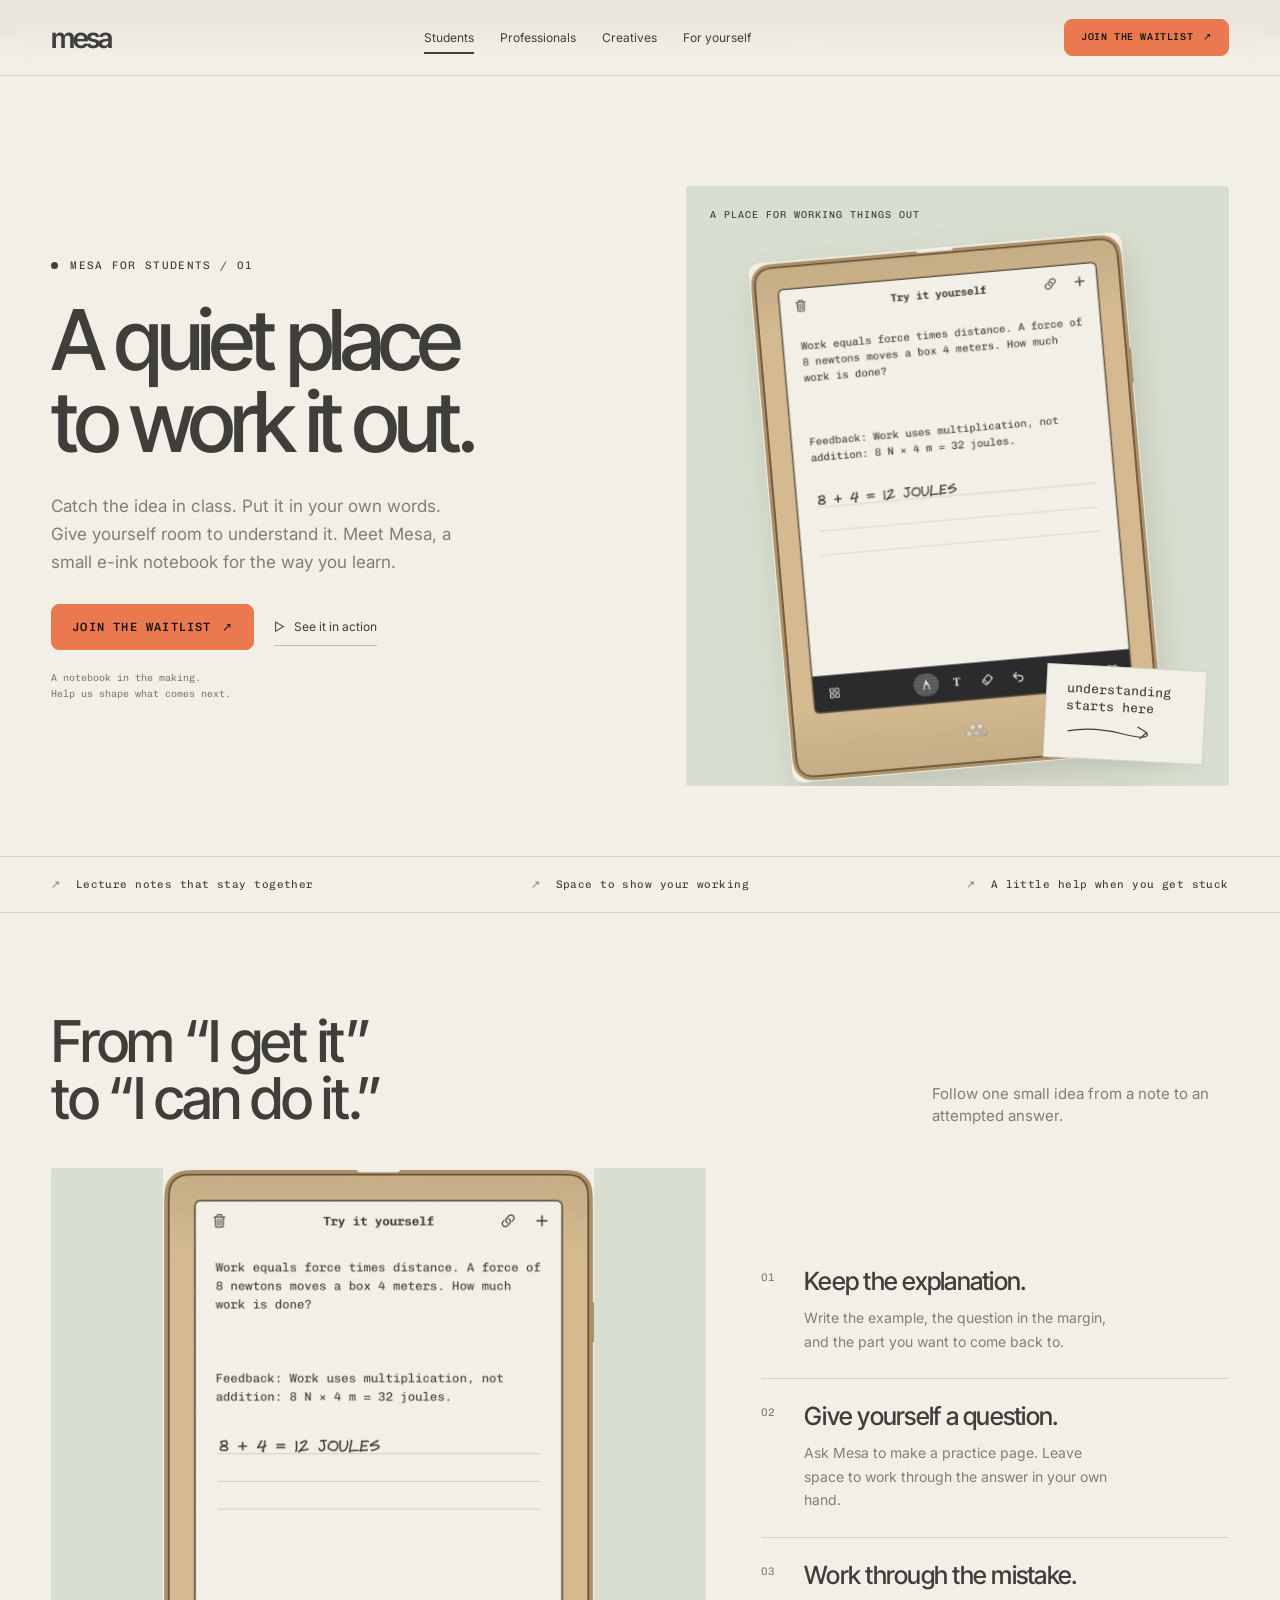
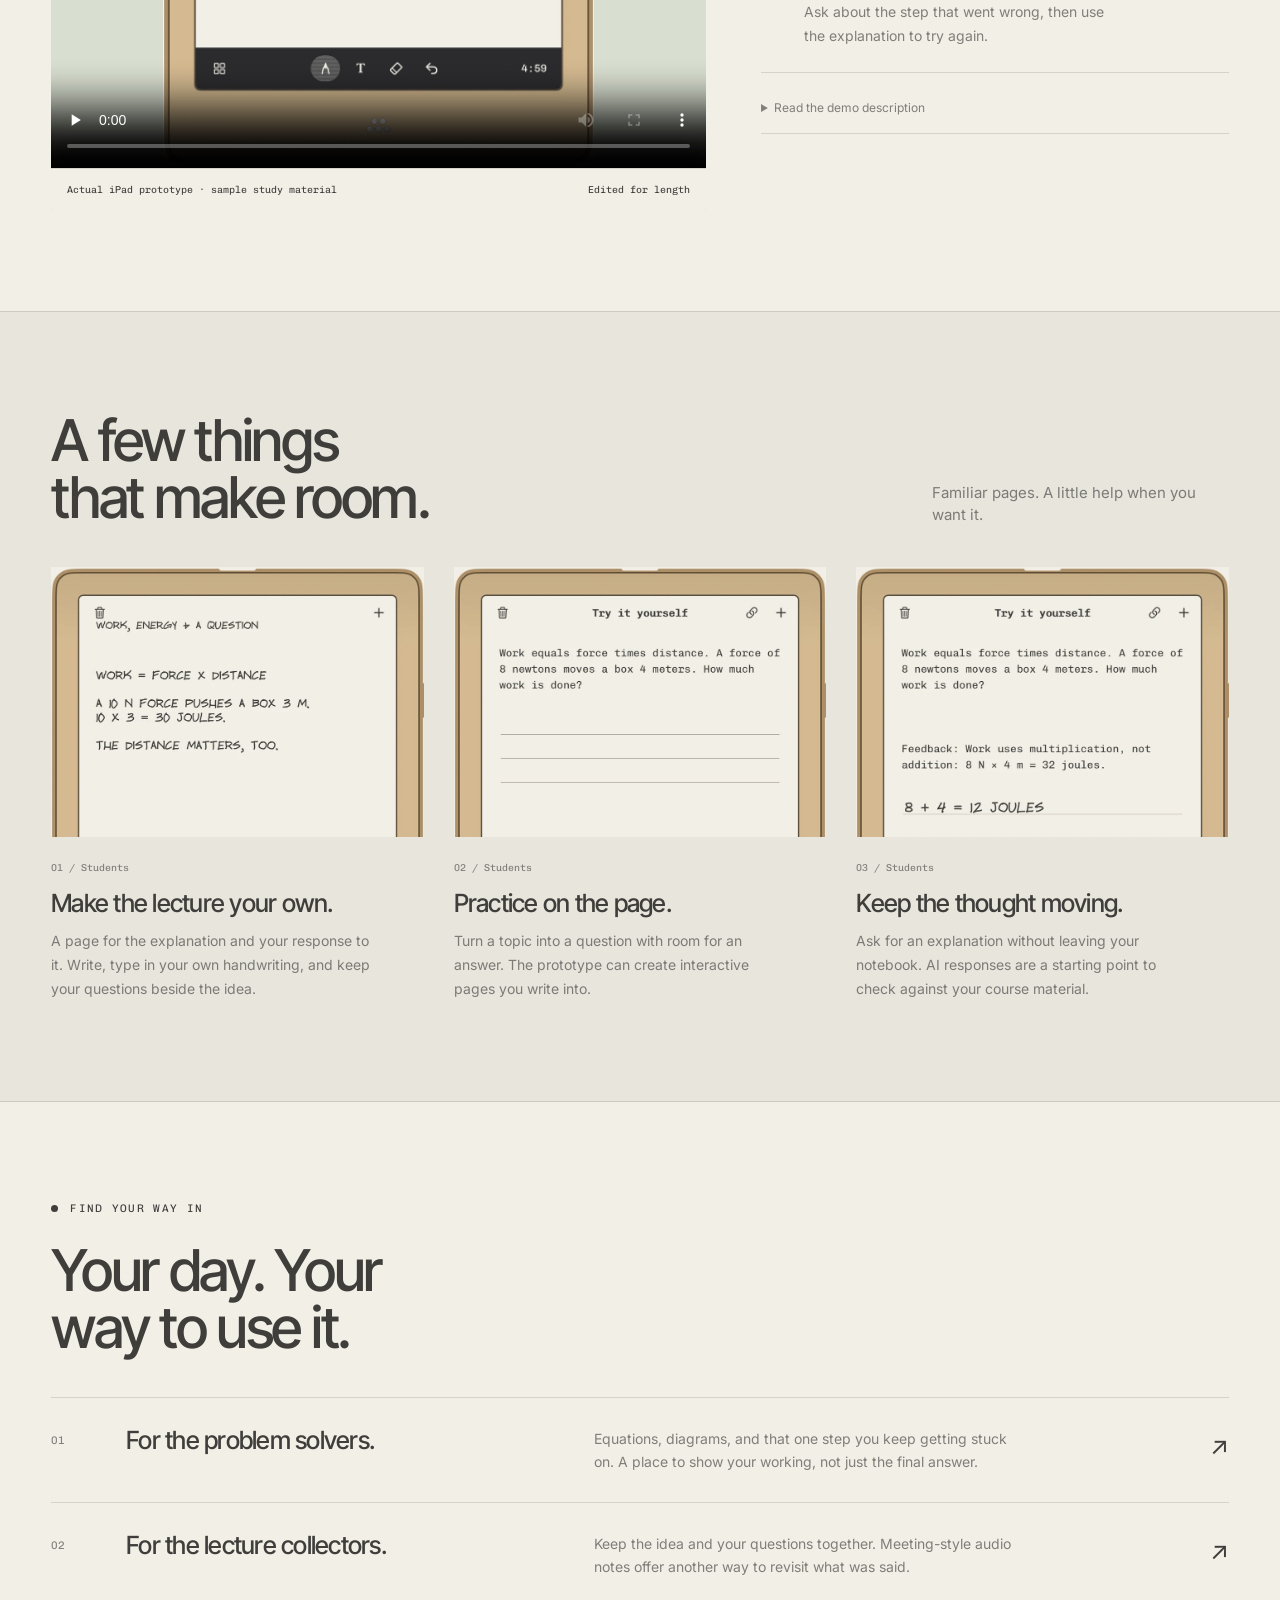
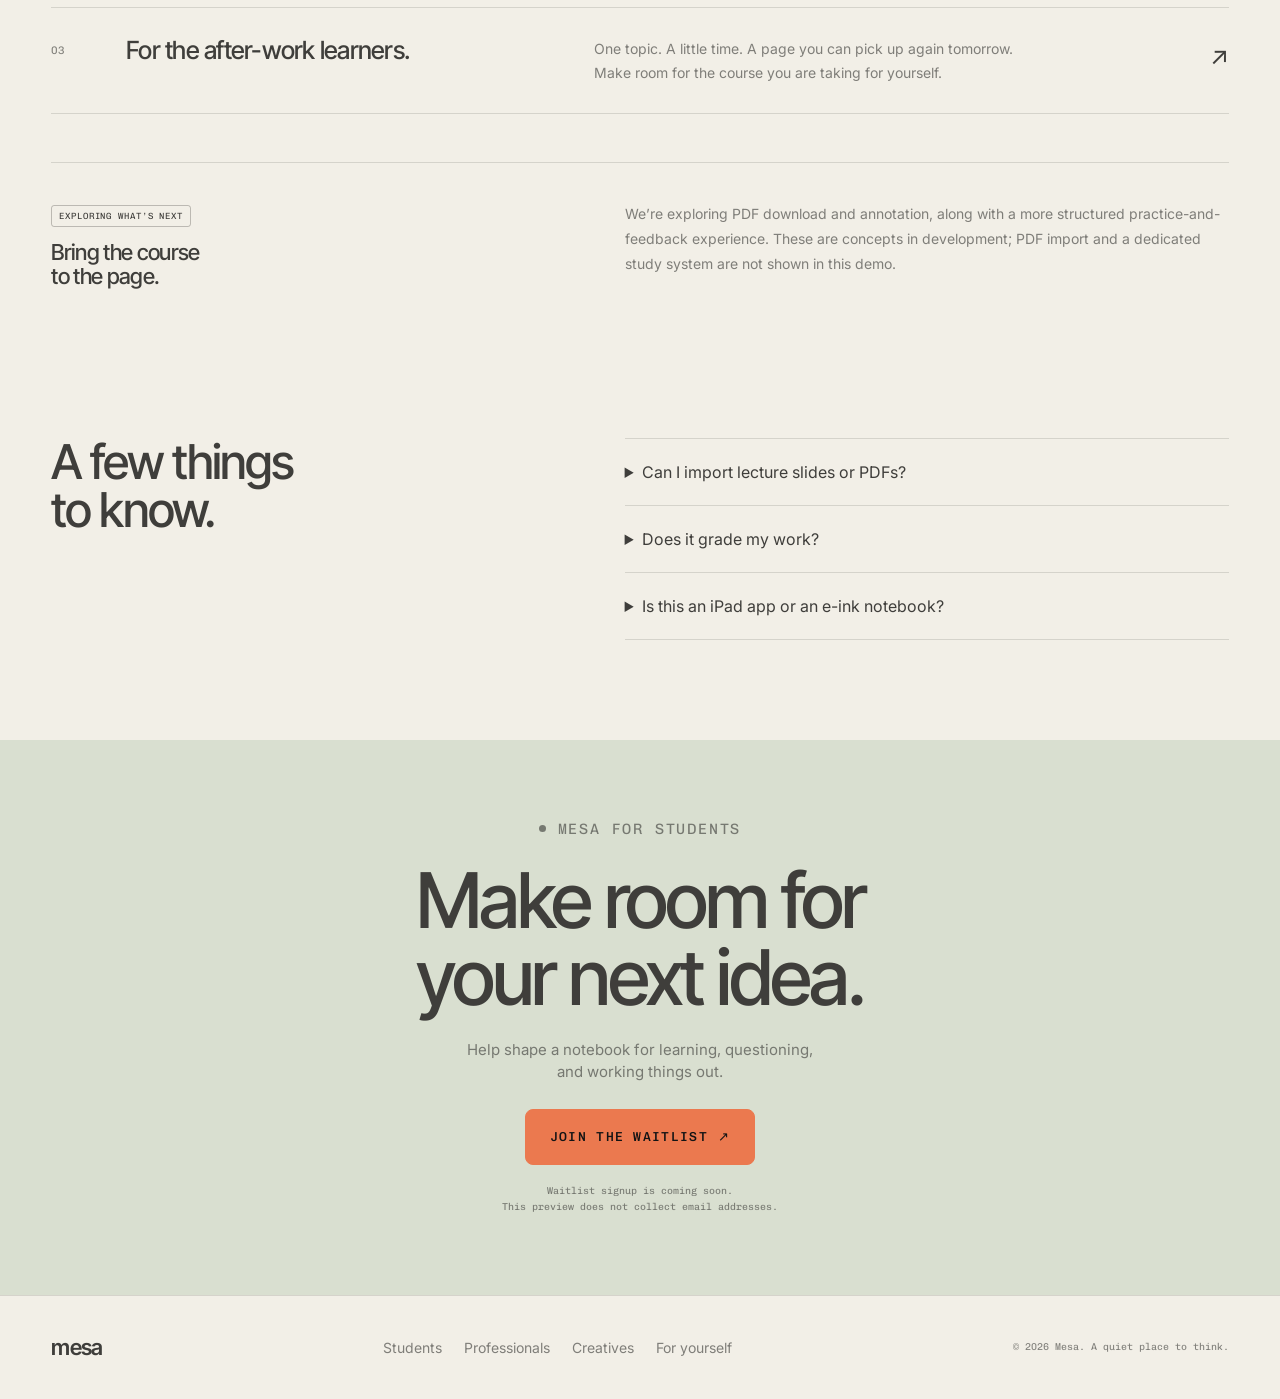
<file: students.html>
<!doctype html>
<html lang="en"><head>
<meta charset="utf-8">
<meta name="viewport" content="width=device-width, initial-scale=1">
<title>Mesa for students — A quiet place to work it out. — Development preview</title>
<meta name="description" content="Catch the idea in class. Put it in your own words. Give yourself room to understand it. Meet Mesa, a small e-ink notebook for the way you learn.">
<meta name="theme-color" content="#e6e5e1">
<link rel="icon" href="data:image/svg+xml,%3Csvg xmlns='http://www.w3.org/2000/svg' viewBox='0 0 32 32'%3E%3Crect width='32' height='32' rx='7' fill='%23e6e5e1'/%3E%3Cg fill='%233f3e3b'%3E%3Ccircle cx='12' cy='11' r='3.2'/%3E%3Ccircle cx='21' cy='11' r='3.2'/%3E%3Ccircle cx='8' cy='21' r='3.2'/%3E%3Ccircle cx='16.5' cy='21.5' r='3.2'/%3E%3Ccircle cx='25' cy='21' r='3.2'/%3E%3C/g%3E%3C/svg%3E">
<link rel="preconnect" href="https://fonts.googleapis.com">
<link rel="preconnect" href="https://fonts.gstatic.com" crossorigin>
<link href="https://fonts.googleapis.com/css2?family=Inter+Tight:wght@400;500;600;700&family=Inter:wght@400;500&family=Chivo+Mono:wght@400;500&display=swap" rel="stylesheet">
<link rel="stylesheet" href="styles.css?v=26">
<link rel="stylesheet" href="audiences.css?v=2">
<meta property="og:title" content="Mesa for students — A quiet place to work it out.">
<meta property="og:description" content="Catch the idea in class. Put it in your own words. Give yourself room to understand it. Meet Mesa, a small e-ink notebook for the way you learn.">
<meta property="og:type" content="website">
<meta name="robots" content="noindex, nofollow">
<link rel="stylesheet" href="preview.css">
</head><body class="audience-page" data-audience="students">
<div class="preview-notice">Development preview · No orders or signups are collected.</div>
<a class="skip-link" href="#main">Skip to content</a>
<nav class="nav audience-nav" aria-label="Main navigation"><div class="wrap"><a class="brand" href="index.html" aria-label="Mesa home">mesa</a><button class="nav-toggle" aria-expanded="false" aria-controls="audience-links">Explore <span aria-hidden="true">＋</span></button><div class="nav-links" id="audience-links"><a href="students.html" data-campaign-link aria-current="page">Students</a><a href="professionals.html" data-campaign-link>Professionals</a><a href="creatives.html" data-campaign-link>Creatives</a><a href="for-yourself.html" data-campaign-link>For yourself</a></div><a class="btn btn-primary" href="#waitlist" data-waitlist="nav">Join the waitlist <span aria-hidden="true">↗</span></a></div></nav>
<main id="main">
<header class="aud-hero wrap"><div><p class="eyebrow">Mesa for students / 01</p><h1>A quiet place to work it out.</h1><p class="aud-intro">Catch the idea in class. Put it in your own words. Give yourself room to understand it. Meet Mesa, a small e-ink notebook for the way you learn.</p><div class="aud-actions"><a class="btn btn-primary" href="#waitlist" data-waitlist="hero">Join the waitlist <span aria-hidden="true">↗</span></a><a class="text-link" href="#demo"><span aria-hidden="true">▷</span> See it in action</a></div><p class="aud-note">A notebook in the making.<br>Help us shape what comes next.</p></div>
<div class="hero-proof"><span class="hero-caption">A place for working things out</span><img class="hero-shot" src="assets/campaigns/stills/students-hero.webp" alt="Make the lecture your own." fetchpriority="high" width="900" height="1250"><div class="proof-sticker">understanding starts here<svg viewBox="0 0 100 25" aria-hidden="true"><path d="M3 13Q32 6 67 13T96 10M85 4L96 10 88 18" stroke-width="1.4"/></svg></div></div></header>
<div class="aud-ribbon"><div class="wrap"><span>Lecture notes that stay together</span><span>Space to show your working</span><span>A little help when you get stuck</span></div></div>
<section class="aud-section wrap" id="demo"><div class="section-heading"><h2>From “I get it” to “I can do it.”</h2><p>Follow one small idea from a note to an attempted answer.</p></div><div class="demo-layout"><div class="demo-player"><video controls playsinline preload="none" poster="assets/campaigns/stills/students-hero.webp" data-demo="students" aria-label="From “I get it” to “I can do it.”"><source src="assets/campaigns/video/students.mp4" type="video/mp4"><track kind="captions" src="assets/campaigns/video/students.vtt" srclang="en" label="English" default>Your browser does not support video. <a href="assets/campaigns/video/students.mp4">Download the demo.</a></video><div class="demo-caption"><span>Actual iPad prototype · sample study material</span><span>Edited for length</span></div></div><div><ol class="demo-steps"><li><h3>Keep the explanation.</h3><p>Write the example, the question in the margin, and the part you want to come back to.</p></li><li><h3>Give yourself a question.</h3><p>Ask Mesa to make a practice page. Leave space to work through the answer in your own hand.</p></li><li><h3>Work through the mistake.</h3><p>Ask about the step that went wrong, then use the explanation to try again.</p></li></ol><details class="transcript"><summary>Read the demo description</summary><p>Write the example, the question in the margin, and the part you want to come back to. Ask Mesa to make a practice page. Leave space to work through the answer in your own hand. Ask about the step that went wrong, then use the explanation to try again.</p><p>Recorded in the actual iPad prototype with original sample content. Inputs are replayed for capture. Captured actions play at their original speed. The recording’s start is trimmed, and the final frame is held so you can read the result.</p></details></div></div></section>
<section class="feature-band"><div class="aud-section wrap"><div class="section-heading"><h2>A few things that make room.</h2><p>Familiar pages. A little help when you want it.</p></div><div class="feature-grid"><article class="feature-card"><div class="feature-image"><img src="assets/campaigns/stills/students-notes.webp" alt="Make the lecture your own." loading="lazy" width="600" height="600"></div><span class="feature-number">01 / Students</span><h3>Make the lecture your own.</h3><p>A page for the explanation and your response to it. Write, type in your own handwriting, and keep your questions beside the idea.</p></article><article class="feature-card"><div class="feature-image"><img src="assets/campaigns/stills/students-practice.webp" alt="Practice on the page." loading="lazy" width="600" height="600"></div><span class="feature-number">02 / Students</span><h3>Practice on the page.</h3><p>Turn a topic into a question with room for an answer. The prototype can create interactive pages you write into.</p></article><article class="feature-card"><div class="feature-image"><img src="assets/campaigns/stills/students-feedback.webp" alt="Keep the thought moving." loading="lazy" width="600" height="600"></div><span class="feature-number">03 / Students</span><h3>Keep the thought moving.</h3><p>Ask for an explanation without leaving your notebook. AI responses are a starting point to check against your course material.</p></article></div></div></section>

<section class="aud-section wrap" id="your-way"><p class="eyebrow">Find your way in</p><div class="section-heading"><h2>Your day. Your way to use it.</h2></div><div class="segment-list"><a class="segment" id="practice" href="#waitlist" data-waitlist="segment-practice"><span class="num">01</span><h3>For the problem solvers.</h3><p>Equations, diagrams, and that one step you keep getting stuck on. A place to show your working, not just the final answer.</p><span class="arrow" aria-hidden="true">↗</span></a><a class="segment" id="lectures" href="#waitlist" data-waitlist="segment-lectures"><span class="num">02</span><h3>For the lecture collectors.</h3><p>Keep the idea and your questions together. Meeting-style audio notes offer another way to revisit what was said.</p><span class="arrow" aria-hidden="true">↗</span></a><a class="segment" id="short-sessions" href="#waitlist" data-waitlist="segment-short-sessions"><span class="num">03</span><h3>For the after-work learners.</h3><p>One topic. A little time. A page you can pick up again tomorrow. Make room for the course you are taking for yourself.</p><span class="arrow" aria-hidden="true">↗</span></a></div><div class="roadmap"><div><span class="status-tag">Exploring what’s next</span><h3>Bring the course to the page.</h3></div><p>We’re exploring PDF download and annotation, along with a more structured practice-and-feedback experience. These are concepts in development; PDF import and a dedicated study system are not shown in this demo.</p></div></section>
<section class="aud-section wrap aud-faq" style="padding-top:0"><h2>A few things<br>to know.</h2><div><details><summary>Can I import lecture slides or PDFs?</summary><p>PDF import and document annotation are being explored. This prototype demonstration uses a study page created in Mesa.</p></details><details><summary>Does it grade my work?</summary><p>The demo uses Mesa’s AI companion to generate a question and comment on an answer. It is not a validated grading system, and it can make mistakes. Check explanations against your course materials.</p></details><details><summary>Is this an iPad app or an e-ink notebook?</summary><p>Mesa is being developed as a small e-ink notebook. The video shows the current experience running as an iPad prototype; it does not demonstrate final hardware performance.</p></details></div></section>
<section class="aud-waitlist" id="waitlist"><div class="wrap"><p class="eyebrow">Mesa for students</p><h2>Make room for your next idea.</h2><p>Help shape a notebook for learning, questioning, and working things out.</p><a class="btn btn-primary btn-lg" href="#waitlist" data-waitlist="footer">Join the waitlist <span aria-hidden="true">↗</span></a><p class="placeholder-note">Waitlist signup is coming soon.<br>This preview does not collect email addresses.</p></div></section>
</main><footer class="aud-footer"><div class="wrap"><a class="brand" href="index.html">mesa</a><div class="footer-links"><a href="students.html" data-campaign-link>Students</a><a href="professionals.html" data-campaign-link>Professionals</a><a href="creatives.html" data-campaign-link>Creatives</a><a href="for-yourself.html" data-campaign-link>For yourself</a></div><small>© 2026 Mesa. A quiet place to think.</small></div></footer>
<dialog class="waitlist-dialog" aria-labelledby="waitlist-title"><button class="dialog-close" type="button" aria-label="Close">×</button><span class="eyebrow">Mesa for students</span><h2 id="waitlist-title">A little more to come.</h2><p>This audience’s waitlist will open here soon. This is a preview link, so no signup has been recorded.</p></dialog>
<script src="audiences.js?v=1"></script>
</body></html>
</file>
<file: smoke-test/theme.css>
/*
 * THEME TOKENS: Sheaf v3 ("think outside the lines").
 * Palette budget per screen: paper 70% · ink 20% · lime <= 8% · pink <= 2%.
 * Lime is only ever a highlighter swipe or patch: never a button, never a
 * full-bleed background. Every button is an ink pill. One pink sticker per screen.
 */
/* Fonts are loaded by the <link> in index.html. */
:root {
  /* palette (palette.json) */
  --paper: #f4f2ec;
  --ink: #111111;
  --highlighter: #d7ee3a;
  --sticker: #ff5fa8;
  --graphite: #5e5c57;
  --pencil: #bdbab1;
  --band: #e9e7e0;

  /* roles */
  --bg: var(--paper);
  --surface: #ffffff;
  --plate: #f2f2f2;           /* matches the render backdrop */
  --line: var(--pencil);
  --text: var(--ink);
  --text-2: var(--graphite);
  --error: #b3261e;

  --cta-bg: var(--ink);
  --cta-bg-hover: #2a2a2a;
  --cta-ink: var(--paper);

  --field-bg: #ffffff;
  --field-line: var(--ink);
  --field-placeholder: #8a877f;

  --draft-bg: var(--ink);
  --draft-ink: var(--paper);

  /* type */
  --font-display: "Bricolage Grotesque", system-ui, sans-serif;  /* 800, -2%, lh .9 */
  --font-band: "Anton", Impact, "Arial Narrow", sans-serif;       /* caps */
  --font-hand: "Permanent Marker", "Comic Sans MS", cursive;      /* notes and stickers */
  --font-body: "Archivo", system-ui, -apple-system, "Segoe UI", sans-serif;

  /* shape and layout */
  --radius: 4px;
  --radius-control: 999px;
  --stroke: 2px;
  --max: 1200px;
  --gutter: clamp(20px, 5vw, 56px);
}
</file>
<file: smoke-test/style.css>
/* Layout and components. Colors, fonts and radii come from theme.css. */

*, *::before, *::after { box-sizing: border-box; }
html { -webkit-text-size-adjust: 100%; scroll-behavior: smooth; }
body {
  margin: 0; background: var(--bg); color: var(--text);
  font: 17px/1.55 var(--font-body);
  -webkit-font-smoothing: antialiased; text-rendering: optimizeLegibility;
  overflow-x: hidden;
}
h1, h2, h3, p, ul, ol, figure { margin: 0; }
ul, ol { padding: 0; list-style: none; }
img { display: block; max-width: 100%; height: auto; }
a { color: inherit; }
button, input { font: inherit; color: inherit; }
[hidden] { display: none !important; }
::selection { background: var(--highlighter); color: var(--ink); }
:focus-visible { outline: 3px solid var(--ink); outline-offset: 3px; border-radius: 4px; }
h1:focus, h2:focus, .skipped:focus { outline: none; }

.wrap { max-width: var(--max); margin: 0 auto; padding: 0 var(--gutter); }
.sr-only { position: absolute; width: 1px; height: 1px; padding: 0; margin: -1px; overflow: hidden; clip: rect(0 0 0 0); white-space: nowrap; border: 0; }
.skip { position: absolute; left: 12px; top: -60px; z-index: 20; background: var(--ink); color: var(--paper); padding: 10px 14px; border-radius: 8px; text-decoration: none; }
.skip:focus { top: 12px; }
.noscript { padding: 40px var(--gutter); }

/* DRAFT tag: hide with flags.showDraftTag=false or ?draft=0 */
.draft {
  position: fixed; left: 50%; top: 10px; transform: translateX(-50%); z-index: 30;
  background: var(--draft-bg); color: var(--draft-ink); border-radius: 4px; padding: 6px 9px;
  font: 700 11px/1 var(--font-body); letter-spacing: .08em; text-transform: uppercase;
  pointer-events: none;
}

/* Hand-drawn bits */
.hand { font-family: var(--font-hand); font-weight: 400; }
.doodle { position: absolute; pointer-events: none; }
.swipe {
  background: url("img/motifs/highlighter-swipe.svg") center / 100% 100% no-repeat;
  padding: .02em .22em; margin: 0 -.12em;
  -webkit-box-decoration-break: clone; box-decoration-break: clone;
}

/* Top bar: wordmark + one nav link */
.bar { display: flex; align-items: center; gap: clamp(24px, 6vw, 80px); height: 88px; }
.wordmark img { width: 96px; height: auto; }
.nav-link { font-size: 15px; font-weight: 700; text-decoration: none; padding: 6px 0; }
.nav-link:hover { text-decoration: underline; text-decoration-thickness: 2px; text-underline-offset: 5px; }

/* Hero */
.hero {
  display: grid; grid-template-columns: minmax(0, 1.05fr) minmax(0, 1fr);
  grid-template-areas: "head media" "body media";
  column-gap: clamp(32px, 5vw, 72px); align-items: end;
  padding-top: clamp(16px, 4vw, 48px); padding-bottom: clamp(56px, 7vw, 96px);
}
.hero-head { grid-area: head; }
.hero-media { grid-area: media; align-self: center; position: relative; margin: 24px 12px 0 0; }
.hero-body { grid-area: body; padding-top: 28px; }

.eyebrow { font-size: 13px; font-weight: 700; letter-spacing: .12em; text-transform: uppercase; color: var(--text-2); margin-bottom: 18px; }
h1 {
  font: 800 clamp(56px, 10vw, 144px)/.9 var(--font-display); letter-spacing: -.02em;
  text-wrap: balance;
}
h1[data-len="m"] { font-size: clamp(54px, 7.6vw, 112px); }
h1[data-len="l"] { font-size: clamp(46px, 6vw, 88px); line-height: .92; }
.lede { font-size: clamp(17px, 1.35vw, 19px); line-height: 1.5; max-width: 34em; }
.hero .lede { margin-bottom: 28px; }

/* Product card: lime patch behind, rays, starburst sticker, pink note */
.card { position: relative; background: var(--plate); border-radius: var(--radius); }
.card img { width: 100%; border-radius: var(--radius); }
.hero-media .card { transform: rotate(-1.5deg); }
.hero-media .card::before {
  content: ""; position: absolute; inset: -18px -22px -22px -16px; z-index: -1;
  background: var(--highlighter); transform: rotate(3deg);
}
.rays { width: 76px; left: -64px; top: -40px; }
.sticker {
  position: absolute; right: -14px; top: -44px; width: 132px; height: 132px;
  display: grid; place-items: center; text-align: center;
  background: url("img/motifs/starburst.svg") center / contain no-repeat;
  color: var(--paper); font: 400 19px/1 var(--font-hand); transform: rotate(14deg);
  padding: 0 26px;
}
.note {
  position: absolute; left: -18px; bottom: -26px; width: 128px; padding: 16px 12px 18px;
  background: var(--sticker); color: var(--ink);
  font: 400 17px/1.1 var(--font-hand); transform: rotate(-7deg);
  box-shadow: 0 6px 14px rgba(17, 17, 17, .14);
}

/* Signup: ink pill button, never lime */
.field { display: flex; gap: 10px; max-width: 480px; }
.field input {
  flex: 1; min-width: 0; height: 56px; padding: 0 22px;
  background: var(--field-bg); border: var(--stroke) solid var(--field-line); border-radius: var(--radius-control);
  font-size: 16px;
}
.field input::placeholder { color: var(--field-placeholder); }
.field input:focus-visible { outline: 3px solid var(--highlighter); outline-offset: 0; }
.field input[aria-invalid="true"] { border-color: var(--error); }
.btn {
  display: inline-flex; align-items: center; justify-content: center; gap: 10px;
  height: 56px; padding: 0 28px; border: 0; border-radius: var(--radius-control); cursor: pointer;
  background: var(--cta-bg); color: var(--cta-ink); font-size: 16px; font-weight: 700; white-space: nowrap;
  transition: background-color .15s, transform .15s;
}
.btn::after { content: "→"; content: "→" / ""; font-size: 1.1em; transition: transform .15s; }
.btn:hover { background: var(--cta-bg-hover); }
.btn:hover::after { transform: translateX(3px); }
.btn:active { transform: translateY(1px); }
.form-note { margin-top: 12px; font-size: 13px; color: var(--text-2); }
.form-error { margin-top: 8px; font-size: 14px; color: var(--error); }

/* The one band */
.band { background: var(--ink); color: var(--highlighter); }
.band p {
  font: 400 clamp(30px, 4.4vw, 60px)/1 var(--font-band); text-transform: uppercase; letter-spacing: .01em;
  padding-top: clamp(22px, 2.6vw, 34px); padding-bottom: clamp(22px, 2.6vw, 34px);
}

/* About */
.about {
  display: grid; grid-template-columns: minmax(0, 1fr) minmax(0, 1fr);
  gap: clamp(36px, 6vw, 88px); align-items: center;
  padding-top: clamp(64px, 9vw, 120px); padding-bottom: clamp(56px, 8vw, 104px);
}
.about-card { outline: var(--stroke) dashed var(--pencil); outline-offset: 14px; transform: rotate(1deg); }
h2 { font: 800 clamp(32px, 3.6vw, 48px)/1 var(--font-display); letter-spacing: -.02em; margin-bottom: 22px; }
.about .lede { margin-bottom: 26px; color: var(--text-2); }
.proofs { margin-bottom: 22px; }
.proofs li { display: flex; gap: 14px; align-items: baseline; padding: 10px 0; font-size: 18px; font-weight: 700; }
.proofs li::before {
  content: ""; flex: none; width: 28px; height: 16px; transform: translateY(2px);
  background: url("img/motifs/arrow.svg") center / contain no-repeat;
}
.hardware { font-size: 14px; color: var(--text-2); }

/* Sign-off + repeat signup */
.signoff { position: relative; text-align: center; padding-top: clamp(40px, 6vw, 72px); padding-bottom: clamp(72px, 10vw, 128px); }
.signoff h2 { font: 400 clamp(40px, 5vw, 64px)/1 var(--font-hand); letter-spacing: 0; margin-bottom: 0; }
.squiggle { position: static; width: min(260px, 60%); margin: 4px auto 32px; }
.signoff .field { margin: 0 auto; }

/* Thank-you + fake-door disclosure */
.thanks { padding-top: clamp(32px, 8vw, 104px); padding-bottom: clamp(64px, 12vw, 144px); }
.thanks-card { max-width: 640px; }
.thanks h1 { font-size: clamp(52px, 7vw, 96px); margin-bottom: 28px; }
.price-line { font-size: 18px; color: var(--text-2); margin-bottom: 28px; max-width: 32em; }
.price-line .amount { display: inline-block; font: 800 32px/1.25 var(--font-display); color: var(--ink); letter-spacing: -.01em; padding: .06em .3em .1em; margin: 0 8px 0 -.2em; }
.reserve-note { margin-top: 10px; font-size: 13px; color: var(--text-2); }
.link { background: none; border: 0; padding: 4px 0; margin-top: 20px; cursor: pointer; font-size: 15px; color: var(--text-2); text-decoration: underline; text-underline-offset: 4px; }
.skipped { font-size: 19px; }
.disclosure { padding: 24px 26px; border: var(--stroke) dashed var(--ink); border-radius: var(--radius); background: var(--surface); }
.disclosure h2 { font-size: 26px; margin-bottom: 10px; }
.disclosure p + p { margin-top: 10px; }
.disclosure p { color: var(--text-2); }
.thanks-signoff { margin-top: 40px; font-size: 32px; transform: rotate(-3deg); transform-origin: left; }

.foot {
  display: flex; flex-wrap: wrap; gap: 8px 24px; justify-content: space-between;
  padding-top: 26px; padding-bottom: 40px; font-size: 13px; color: var(--text-2);
  border-top: var(--stroke) solid var(--ink);
}
.foot-links { display: flex; gap: 20px; }

@media (max-width: 860px) {
  .bar { height: 72px; justify-content: space-between; }
  .draft { top: auto; bottom: 10px; }
  .wordmark img { width: 84px; }
  .hero { grid-template-columns: 1fr; grid-template-areas: "head" "media" "body"; padding-top: 8px; }
  .hero-media { margin: 44px 18px 8px 18px; }
  .hero-media .card::before { inset: -10px -12px -12px -10px; }
  .rays { width: 52px; left: auto; right: 104px; top: -50px; }
  .sticker { width: 96px; height: 96px; font-size: 14px; padding: 0 18px; top: -40px; right: -16px; }
  .note { width: 104px; font-size: 14px; padding: 12px 10px 14px; left: -14px; bottom: -22px; }
  .hero-body { padding-top: 40px; }
  .about { grid-template-columns: 1fr; }
  .about-card { margin: 0 14px; }
}
@media (max-width: 480px) {
  .field { flex-direction: column; }
  .field input { flex: none; }
  .btn { width: 100%; }
}
@media (prefers-reduced-motion: reduce) {
  html { scroll-behavior: auto; }
  * { transition: none !important; }
}
</file>
<file: styles.css>
/* Mesa — landing page + Legends posts.
   Titles and subtitles carry the page. Handwriting appears only as pointer notes beside the animations.
   Primary buttons use the reference swatch’s light orange with black text. */
:root {
  --bg: #e6e5e1;
  --plate: #eaeaea;
  --paper: #f2efe7;
  --ink: #3f3e3b;
  --ink-2: rgba(63, 62, 59, .64);
  --ink-3: rgba(63, 62, 59, .40);
  --line: rgba(63, 62, 59, .16);
  --line-2: rgba(63, 62, 59, .30);
  --button-orange: #eb794f;
  --onyx: #25282e;
  --black: #121314;
  --ice: #e9ebed;
  --paper-on-dark: rgba(242, 239, 231, .92);
  --paper-on-dark-2: rgba(242, 239, 231, .6);
  --line-on-dark: rgba(242, 239, 231, .18);
  --display: "Inter Tight", "Inter", "Helvetica Neue", Helvetica, Arial, sans-serif;
  --body: "Inter", "Helvetica Neue", Helvetica, Arial, sans-serif;
  --mono: "Chivo Mono", ui-monospace, "SF Mono", Menlo, Consolas, monospace;
  --radius: 12px;
  --gutter: clamp(20px, 4vw, 56px);
  --max: 1360px;
}
* { box-sizing: border-box; }
html { scroll-behavior: smooth; color-scheme: light; }
body { margin: 0; background: var(--bg); color: var(--ink); font-family: var(--body); font-size: 16px; line-height: 1.5; -webkit-font-smoothing: antialiased; text-rendering: optimizeLegibility; overflow-x: hidden; }
img, video, svg, canvas { display: block; max-width: 100%; }
a { color: inherit; text-decoration: none; }
button, input, select { font: inherit; color: inherit; }
::selection { background: var(--ink); color: var(--paper); }
:focus-visible { outline: 2px solid currentColor; outline-offset: 3px; }

.wrap { max-width: var(--max); margin: 0 auto; padding: 0 var(--gutter); }
.label { font-family: var(--mono); font-size: 11px; letter-spacing: .14em; text-transform: uppercase; color: var(--ink-2); font-weight: 500; }

/* Type */
h1, h2, h3 { text-wrap: balance; }
h2 { font-family: var(--display); font-weight: 600; font-size: clamp(34px, 4.2vw, 64px); line-height: 1; letter-spacing: -.04em; margin: 0 0 18px; max-width: 16ch; }
h3 { font-family: var(--display); font-weight: 600; font-size: clamp(22px, 2vw, 28px); letter-spacing: -.03em; line-height: 1.1; margin: 0 0 12px; }
.sub { font-size: clamp(17px, 1.3vw, 21px); line-height: 1.5; color: var(--ink-2); max-width: 50ch; margin: 0; }
.sec-head { margin-bottom: clamp(30px, 4vw, 56px); }
.prose p { font-size: clamp(16px, 1.15vw, 18px); line-height: 1.6; color: var(--ink-2); max-width: 60ch; margin: 0 0 18px; }
.prose p:last-child { margin-bottom: 0; }
.ann { font-weight: inherit; font-style: inherit; color: inherit; }

/* Buttons: the primary is the page's one accent */
.btn { display: inline-flex; align-items: center; justify-content: center; gap: 10px; height: 46px; padding: 0 20px; border-radius: 8px; border: 1px solid var(--ink); background: transparent; color: var(--ink); cursor: pointer; white-space: nowrap; font-family: var(--mono); font-size: 12px; letter-spacing: .1em; text-transform: uppercase; font-weight: 500; transition: background .18s, color .18s, border-color .18s, transform .18s; }
.btn:hover { background: var(--ink); color: var(--paper); }
.btn:active { transform: translateY(1px); }
.btn-primary { background: var(--button-orange); border-color: var(--button-orange); color: var(--black); }
.btn-primary:hover { background: #f08760; border-color: #f08760; color: var(--black); }
.btn-lg { height: 56px; padding: 0 24px; font-size: 13px; }
.btn .tag { opacity: .7; }
.btn-primary .tag { opacity: 1; }

/* Nav: hidden behind the wordmark, then a black bar */
.nav { position: fixed; top: 0; left: 0; right: 0; z-index: 50; height: 64px; background: rgba(18, 19, 20, .92); backdrop-filter: blur(14px); -webkit-backdrop-filter: blur(14px); border-bottom: 1px solid rgba(242, 239, 231, .12); color: var(--paper); transform: translateY(-100%); opacity: 0; transition: transform .4s cubic-bezier(.2,.7,.2,1), opacity .3s; }
.nav.show { transform: none; opacity: 1; }
.nav .wrap { height: 100%; display: flex; align-items: center; justify-content: space-between; gap: 24px; }
.brand { display: flex; align-items: center; gap: 10px; font-family: var(--display); font-weight: 600; font-size: 22px; letter-spacing: -.03em; }
.brand svg { height: 20px; width: auto; color: currentColor; }
.nav-links { display: flex; gap: 28px; }
.nav-links a { font-family: var(--mono); font-size: 11px; letter-spacing: .12em; text-transform: uppercase; color: var(--paper-on-dark-2); }
.nav-links a:hover { color: var(--paper); }
.nav .btn { height: 38px; padding: 0 16px; font-size: 11px; }

/* Masthead: the dots and the wordmark, then one line */
.masthead { padding: clamp(40px, 7vh, 88px) 0 clamp(8px, 2vh, 24px); text-align: center; }
.giant { font-family: var(--display); font-weight: 700; font-size: clamp(104px, 22vw, 360px); line-height: .78; letter-spacing: -.065em; color: var(--ink); margin: 0; }
.mast-sub { font-family: var(--display); font-weight: 500; font-size: clamp(26px, 3.4vw, 54px); letter-spacing: -.03em; line-height: 1.1; color: var(--ink); margin: clamp(14px, 2vw, 30px) 0 0; }
.swap { display: inline-grid; vertical-align: baseline; text-align: left; transition: width .32s cubic-bezier(.2,.7,.2,1); white-space: nowrap; }
.swap .w { grid-area: 1 / 1; transition: opacity .3s ease, transform .45s cubic-bezier(.2,.7,.2,1); }
.swap .w.out { opacity: 0; transform: translateY(-.55em); }
.swap .w.enter { opacity: 0; transform: translateY(.55em); transition: none; }
@media (prefers-reduced-motion: reduce) { .swap, .swap .w { transition: none; } }

/* Scroll stories: a sticky stage; beats move up and in, then up and out */
.story { height: 1750vh; position: relative; }
.story .stage::before { content: ""; position: absolute; inset: 0; background: radial-gradient(55% 60% at 64% 52%, rgba(255,255,255,.42), rgba(255,255,255,0) 72%); }
.scrolly { height: 320vh; position: relative; }
.stage { position: sticky; top: 0; height: 100vh; height: 100svh; overflow: hidden; }
.story-canvas { position: absolute; inset: 0; width: 100%; height: 100%; }
.story-fallback { display: none; }
.beats { position: absolute; left: max(var(--gutter), calc((100% - var(--max)) / 2 + var(--gutter))); top: 50%; transform: translateY(-50%); width: min(36vw, 480px); display: grid; }
.beat { grid-area: 1 / 1; opacity: 0; transform: translateY(34px); transition: opacity .45s ease, transform .6s cubic-bezier(.2,.7,.2,1); pointer-events: none; }
.beat.on { opacity: 1; transform: none; pointer-events: auto; transition-delay: .35s; }
.beat.above { opacity: 0; transform: translateY(-34px); transition-duration: .35s, .45s; }
.beat > * { transform: translateY(var(--drift, 0px)); transition: transform .3s ease-out; }  /* a slow upward drift across each beat, so scrolling visibly moves something */
.beat h2 { font-size: clamp(30px, 3.6vw, 58px); margin-bottom: 14px; }
.beat .sub { font-size: clamp(16px, 1.25vw, 20px); max-width: 40ch; }
.beat.cta { display: flex; flex-direction: column; gap: 16px; align-items: flex-start; }
.beat.cta h2 { margin-bottom: 0; }
.beat.cta .sub { font-size: 16px; }
.pointer { position: absolute; left: max(var(--gutter), calc((100% - var(--max)) / 2 + var(--gutter))); color: var(--ink); width: 176px; pointer-events: none; opacity: 0; transition: opacity .3s; }
.pointer.in { opacity: 1; }
.pointer svg { width: 100%; height: auto; }
.pointer.small { width: 100px; }
.story-counter { position: absolute; left: var(--gutter); bottom: 26px; font-family: var(--mono); font-size: 11px; letter-spacing: .14em; color: var(--ink-3); }
.story-hint { position: absolute; right: var(--gutter); bottom: 26px; font-family: var(--mono); font-size: 11px; letter-spacing: .14em; color: var(--ink-3); text-transform: uppercase; }
.stage.no3d, .stage.flat { position: static; height: auto; padding: 24px 0 64px; }
.stage.no3d .story-canvas { display: none; }
.stage.no3d .story-fallback { display: block; max-width: 760px; margin: 0 auto 32px; border-radius: 16px; background: var(--plate); }
.stage.flat .beats { position: static; transform: none; width: min(100%, 640px); margin: 0 auto; display: flex; flex-direction: column; gap: 28px; padding: 0 var(--gutter); }
.stage.flat .beat { opacity: 1; transform: none; pointer-events: auto; }
.stage.flat .pointer, .stage.flat .story-counter, .stage.flat .story-hint, .stage.flat .ann-layer { display: none; }
.story:has(.stage.no3d), .scrolly:has(.stage.flat) { height: auto; }

/* Features: one device that stays put */
.device-stage { position: absolute; right: 8%; top: 50%; transform: translateY(-50%); }
.stage.flat .device-stage { position: static; transform: none; display: flex; justify-content: center; margin-top: 32px; }
.demo { width: min(100%, 360px); background: var(--ice); border-radius: 22px; padding: 18px 18px 40px; box-shadow: 0 1px 0 rgba(255,255,255,.6) inset, 0 20px 50px -30px rgba(0,0,0,.35); position: relative; }
.demo .screen { aspect-ratio: 3 / 4; background: var(--paper); border-radius: 8px; border: 1px solid rgba(0,0,0,.12); position: relative; overflow: hidden; display: flex; flex-direction: column; }
.demo .screens { flex: 1; display: grid; }
.demo .screen-body { grid-area: 1 / 1; display: flex; flex-direction: column; align-items: center; justify-content: center; text-align: center; padding: 24px; gap: 10px; }
.demo .screen-body .t { font-family: var(--mono); font-size: 10px; letter-spacing: .14em; text-transform: uppercase; color: var(--ink); }
.demo .screen-body .d { font-family: var(--mono); font-size: 11px; line-height: 1.6; color: var(--ink-2); max-width: 26ch; }
.demo .screen-body .s { font-family: var(--mono); font-size: 10px; color: var(--ink-3); letter-spacing: .06em; }
.demo .bar { height: 42px; background: #2b2b2d; display: flex; align-items: center; justify-content: center; gap: 22px; }
.demo .bar i { width: 14px; height: 14px; border: 1.5px solid rgba(242,239,231,.7); border-radius: 3px; }
.demo .bar i:nth-child(2) { border-radius: 50%; } .demo .bar i:nth-child(3) { border-radius: 1px; transform: rotate(45deg) scale(.8); } .demo .bar i:nth-child(4) { width: 22px; border-radius: 8px; }
.demo .home { position: absolute; left: 50%; bottom: 14px; width: 14px; height: 14px; margin-left: -7px; border-radius: 50%; background: rgba(0,0,0,.14); }
.demo .hw-sample { color: var(--ink); margin-top: 8px; }
.demo .hw-sample svg { height: 30px; width: auto; }
.dotgrid { background-image: radial-gradient(rgba(63,62,59,.22) 1px, transparent 1.2px); background-size: 18px 18px; background-position: 9px 9px; }

/* Sections */
.sec { padding: clamp(64px, 8vw, 120px) 0; border-top: 1px solid var(--line); position: relative; }
.split { display: grid; grid-template-columns: minmax(0, 1fr) minmax(0, 1fr); gap: clamp(24px, 4vw, 56px); align-items: start; }

/* Hand-drawn marks and arrows */
.ann-layer { position: absolute; inset: 0; width: 100%; height: 100%; pointer-events: none; overflow: visible; z-index: 3; }
.ann-layer path { stroke-width: 2px; stroke-linecap: round; stroke-linejoin: round; stroke-dasharray: 1; stroke-dashoffset: 1; opacity: 0; }
.ann-layer path.in { animation: draw .55s ease-out forwards; }
.ann-layer path.arrow.in { animation-duration: .7s; animation-delay: .25s; }

/* Your hand */
.guides { position: relative; background: var(--paper); border: 1px solid var(--line); border-radius: var(--radius); padding: 48px 28px 44px; overflow: hidden; }
.guides .rule { position: absolute; left: 0; right: 0; height: 0; border-top: 1px dashed var(--line-2); }
.guides .rule small { position: absolute; right: 12px; top: -14px; font-family: var(--mono); font-size: 9px; letter-spacing: .14em; text-transform: uppercase; color: var(--ink-3); }
.guides svg { width: 100%; height: auto; color: var(--ink); position: relative; }
.clockcard { background: var(--paper); border: 1px solid var(--line); border-radius: var(--radius); padding: 24px 24px 20px; display: flex; flex-direction: column; gap: 12px; color: var(--ink); }
.clockcard .big svg { height: 68px; width: auto; }
.clockcard .sm svg { height: 20px; width: auto; }
.clockcard .keys { display: grid; grid-template-columns: repeat(8, 1fr); gap: 5px; margin-top: 6px; }
.clockcard .keys i { aspect-ratio: 1 / 1.05; border: 1px solid var(--line-2); border-radius: 4px; display: flex; align-items: center; justify-content: center; }
.clockcard .keys i svg { height: 11px; width: auto; }
.clockcard .cap { font-size: 14px; color: var(--ink-3); }

/* Template gallery: the title scrolls away, the pages pin and grow to near full screen (JS sets the vars) */
:root { --shot-w: min(300px, 42vw); --card-top: 15vh; }
.gallery { position: relative; border-top: 1px solid var(--line); padding-top: clamp(64px, 8vw, 120px); }
.gallery .head { margin-bottom: 0; }
.gstage { min-height: 100vh; min-height: 100dvh; }
.gsticky { position: sticky; top: 0; height: 100vh; height: 100dvh; overflow: hidden; }
.gallery .track { display: flex; align-items: flex-start; gap: 36px; width: max-content; margin-top: var(--card-top); will-change: transform; }
.gitem { flex-shrink: 0; margin: 0; position: relative; cursor: pointer; --s: .84; }
.gitem .frame { position: relative; z-index: 2; transform: translateY(var(--ty, 0px)) scale(var(--s, 1)); will-change: transform; }
.gitem::before { content: ""; position: absolute; inset: 0; z-index: 1; border-radius: 10px; box-shadow: 0 40px 90px rgba(0, 0, 0, .14); opacity: var(--glow, 0); transform: translateY(var(--ty, 0px)) scale(var(--s, 1)); will-change: transform, opacity; }
.gitem:first-child .frame, .gitem:first-child::before { transform-origin: left center; }
.gitem .frame img, .gitem .frame.sketch { display: block; width: var(--shot-w); height: auto; aspect-ratio: 202 / 246; border-radius: 10px; background: var(--paper); box-shadow: 0 8px 20px rgba(0,0,0,.12), 0 0 0 1px rgba(0,0,0,.05); }
.gitem .frame.sketch { display: flex; align-items: center; justify-content: center; }
.gitem .frame.sketch svg { width: 84%; height: 84%; color: var(--ink); }
.gitem figcaption { position: absolute; top: calc(var(--capY, 100%) + 34px); left: 50%; transform: translateX(-50%); z-index: 2; width: max-content; max-width: min(90vw, var(--shot-w), 34ch); text-align: center; opacity: var(--cap, 0); }
.gitem:first-child figcaption { left: 0; transform: none; text-align: left; }
.gitem figcaption b { display: block; font-family: var(--display); font-weight: 600; font-size: clamp(20px, 2vw, 28px); letter-spacing: -.03em; margin-bottom: 4px; }
.gitem figcaption span { display: block; font-size: clamp(14px, 1.1vw, 17px); color: var(--ink-2); text-wrap: balance; }
/* flat gallery (reduced motion / captures): plain wrapped row */
.gallery.flat .gstage { min-height: 0; height: auto !important; margin-top: 32px !important; }
.gallery.flat .gsticky { position: static; height: auto; }
.gallery.flat .track { transform: none !important; flex-wrap: wrap; row-gap: 72px; margin-top: 0; padding: 0 var(--gutter) 64px !important; }
.gallery.flat .gitem .frame, .gallery.flat .gitem::before { transform: none !important; }
.gallery.flat .gitem .frame img, .gallery.flat .gitem .frame.sketch { width: 220px; }
.gallery.flat .gitem figcaption { position: static; transform: none; opacity: 1; width: 220px; max-width: 220px; text-align: left; margin-top: 12px; }

/* Legends: big cards in one row that runs off the right edge (scroll it yourself, nothing moves on its own) */
.legends.shelf { display: flex; gap: clamp(20px, 2.5vw, 36px); overflow-x: auto; scroll-snap-type: x proximity; padding: 4px var(--gutter) 24px 0; margin-right: calc(-1 * var(--gutter)); scrollbar-width: none; }
.legends.shelf::-webkit-scrollbar { display: none; }
.legends { display: grid; grid-template-columns: 1fr 1fr; gap: clamp(16px, 2.5vw, 32px); }
.legends:not(.shelf) .legend-card { width: auto; }
.legends:not(.shelf) .legend-card img { aspect-ratio: 16 / 10; }
.legends:not(.shelf) .legend-card h3 { font-size: clamp(22px, 2.2vw, 32px); }
.legends:not(.shelf) .legend-card p { font-size: 16px; }
.legends:not(.shelf) .text { padding: 22px 24px 26px; }
.legend-card { flex: none; width: clamp(340px, 44vw, 620px); scroll-snap-align: start; background: var(--paper); border: 1px solid var(--line); border-radius: var(--radius); overflow: hidden; display: flex; flex-direction: column; transition: transform .3s cubic-bezier(.2,.7,.2,1), box-shadow .3s; }
.legend-card:hover { transform: translateY(-4px); box-shadow: 0 30px 50px -36px rgba(0,0,0,.5); }
.legend-card img { width: 100%; aspect-ratio: 4 / 3; object-fit: cover; filter: grayscale(1) contrast(1.04); }
.legend-card .text { padding: 26px 28px 30px; display: flex; flex-direction: column; gap: 12px; }
.legend-card .kicker { font-family: var(--mono); font-size: 11px; letter-spacing: .14em; text-transform: uppercase; color: var(--ink-3); }
.legend-card h3 { font-size: clamp(26px, 2.8vw, 40px); margin: 0; }
.legend-card p { margin: 0; color: var(--ink-2); font-size: clamp(16px, 1.2vw, 18px); line-height: 1.5; }
.legend-card .more { margin-top: 8px; font-size: 15px; color: var(--ink); }
/* on the landing page the post cards carry black text panels */
.legends.shelf .legend-card { background: var(--black); border-color: var(--black); }
.legends.shelf .legend-card .text { color: var(--paper); }
.legends.shelf .legend-card .kicker { color: var(--paper-on-dark-2); }
.legends.shelf .legend-card h3 { color: var(--paper); }
.legends.shelf .legend-card p { color: var(--paper-on-dark-2); }
.legends.shelf .legend-card .more { color: var(--paper); }
.legends.shelf .legend-card.soon { background: transparent; border-color: var(--line-2); color: var(--ink-3); }
.legends.shelf .legend-card.soon .text, .legends.shelf .legend-card.soon h3, .legends.shelf .legend-card.soon p, .legends.shelf .legend-card.soon .kicker { color: var(--ink-3); }
.legend-card.soon { border-style: dashed; background: transparent; justify-content: center; align-items: flex-start; padding: 28px; color: var(--ink-3); }
.legend-card.soon h3 { color: var(--ink-3); }

/* Legends post pages */
.post-hero { padding: clamp(96px, 14vh, 150px) 0 clamp(28px, 4vw, 48px); }
.post-hero .kicker { font-family: var(--mono); font-size: 11px; letter-spacing: .14em; text-transform: uppercase; color: var(--ink-3); margin-bottom: 18px; display: block; }
.post-hero h1 { font-family: var(--display); font-weight: 600; font-size: clamp(40px, 6vw, 92px); line-height: .95; letter-spacing: -.045em; margin: 0 0 20px; max-width: 14ch; }
.post-hero .sub { max-width: 44ch; font-size: clamp(18px, 1.5vw, 24px); }
.post-cover { margin: 0 0 clamp(40px, 6vw, 80px); border-radius: 16px; overflow: hidden; background: var(--plate); }
.post-cover img { width: 100%; aspect-ratio: 16 / 9; object-fit: cover; filter: grayscale(1) contrast(1.04); }
.post-cover figcaption, .post-figure figcaption { font-size: 13px; color: var(--ink-3); padding: 12px 0 0; }
.post { max-width: 760px; }
.post h2 { font-size: clamp(28px, 3vw, 44px); margin: clamp(40px, 5vw, 64px) 0 16px; }
.post .prose p { font-size: clamp(17px, 1.25vw, 19px); }
.post-figure { margin: clamp(32px, 4vw, 48px) 0; }
.post-figure img { width: 100%; max-height: 640px; object-fit: cover; border-radius: 12px; filter: grayscale(1) contrast(1.04); }
.post-figure.wide { max-width: 1000px; }
.post-pair { display: grid; grid-template-columns: 1fr 1fr; gap: 20px; margin: clamp(32px, 4vw, 48px) 0; }
.post-pair figure { margin: 0; }
.post-pair img { width: 100%; aspect-ratio: 4 / 5; object-fit: cover; border-radius: 12px; filter: grayscale(1) contrast(1.04); }
.post-pair figcaption { font-size: 13px; color: var(--ink-3); padding-top: 10px; }
blockquote.poem { margin: clamp(40px, 5vw, 64px) 0; padding: 28px 0 28px 28px; border-left: 2px solid var(--ink); font-family: var(--display); font-weight: 500; font-size: clamp(22px, 2.2vw, 32px); line-height: 1.3; letter-spacing: -.02em; max-width: 30ch; }
blockquote.poem cite { display: block; margin-top: 16px; font-family: var(--body); font-style: normal; font-size: 14px; color: var(--ink-3); }
.post-foot { margin: clamp(48px, 6vw, 80px) 0 0; padding-top: 32px; border-top: 1px solid var(--line); display: flex; flex-wrap: wrap; gap: 16px; align-items: center; justify-content: space-between; }
.credits { font-size: 13px; color: var(--ink-3); max-width: 70ch; line-height: 1.6; }

/* Each accessory row moves through a fixed focal plane as the page scrolls. */
.sr-only { position: absolute; width: 1px; height: 1px; padding: 0; margin: -1px; overflow: hidden; clip: rect(0, 0, 0, 0); white-space: nowrap; border: 0; }
.depth-section { position: relative; border-top: 1px solid var(--line); height: calc(var(--steps) * 95svh); scroll-margin-top: 64px; }
.depth-sticky { position: sticky; top: 64px; height: calc(100svh - 64px); min-height: 510px; overflow: hidden; isolation: isolate; }
.depth-header { position: absolute; top: 27px; left: var(--gutter); right: var(--gutter); display: flex; align-items: baseline; justify-content: space-between; gap: 24px; z-index: 4; pointer-events: none; }
.depth-header > span { font-family: var(--mono); font-size: 14px; color: var(--ink-2); white-space: nowrap; }
.depth-intro { position: absolute; top: 16%; left: var(--gutter); right: var(--gutter); text-align: center; z-index: 3; pointer-events: none; will-change: transform, opacity; }
.depth-intro h2 { font-size: clamp(44px, 6.7vw, 84px); line-height: 1.03; letter-spacing: -.045em; margin: 0 0 18px; max-width: none; }
.depth-intro p { font-size: clamp(17px, 1.7vw, 22px); line-height: 1.4; color: var(--ink-2); margin: 0; }
.accessory-stage { position: absolute; inset: 0; width: 100%; height: 100%; }
.accessory-stage canvas { width: 100%; height: 100%; opacity: 0; transition: opacity .4s; }
.accessory-stage.is-ready canvas { opacity: 1; }
.accessory-fallback { position: absolute; inset: 0; display: flex; align-items: center; justify-content: center; margin: 0; text-align: center; color: var(--ink-2); padding: 32px; }
.accessory-stage.is-ready .accessory-fallback { display: none; }
.depth-labels { position: absolute; inset: 0; overflow: hidden; pointer-events: none; }
.depth-label { position: absolute; top: 0; left: 0; width: min(410px, 82vw); text-align: center; will-change: transform, opacity, filter; transform-origin: 50% 100%; opacity: 0; }
.depth-label h3 { font-size: clamp(46px, 5.1vw, 74px); line-height: 1.03; letter-spacing: -.045em; margin: 0 0 13px; }
.depth-label p { font-size: clamp(16px, 1.4vw, 20px); line-height: 1.4; margin: 0; color: var(--ink-2); }
.depth-edition { display: flex; align-items: center; justify-content: center; gap: 28px; width: min(640px, 92vw); }
.edition-copy { text-align: left; }
.edition-kafka h3 { font-size: clamp(28px, 4.1vw, 60px); }
.edition-stamp { display: block; flex: 0 0 100px; width: 100px; height: 100px; overflow: visible; }
.topper-price { display: block; font-family: var(--mono); font-size: 16px; line-height: 1.4; margin-top: 14px; }
.cover-chip.composition-chip { background: url(assets/textures/composition-reference.png) center / 43.75px 43.75px; }

.depth-footer { --footer-surface: 230,229,225; position: absolute; bottom: 22px; left: var(--gutter); right: var(--gutter); display: flex; flex-direction: column; align-items: center; z-index: 5; gap: 13px; pointer-events: none; isolation: isolate; }
.depth-footer::before { content: ''; position: absolute; z-index: -1; top: -45px; bottom: -24px; left: calc(-1 * var(--gutter)); right: calc(-1 * var(--gutter)); background: linear-gradient(0deg, rgba(var(--footer-surface),.96), rgba(var(--footer-surface),.88) 45%, rgba(var(--footer-surface),0)); pointer-events: none; }
.toppers .depth-footer { --footer-surface: 222,222,217; }
.depth-footer button, .depth-footer input { pointer-events: auto; }
.depth-instruction { font-size: 14px; color: var(--ink-2); margin: 0; }
.depth-action { display: flex; align-items: center; justify-content: center; gap: 16px; min-height: 40px; }
.depth-action[hidden] { display: none; }
.cover-options { display: flex; align-items: center; justify-content: center; gap: 14px; padding: 0; }
.cover-option { display: grid; place-items: center; width: 44px; height: 44px; border: 1px solid transparent; border-radius: 50%; background: transparent; cursor: pointer; }
.cover-option[aria-current="true"] { border-color: var(--ink); }
.cover-chip { display: block; width: 28px; height: 28px; border-radius: 50%; background: var(--cover-colour); box-shadow: inset 0 0 0 1px rgba(0,0,0,.12); }
.topper-options { display: flex; align-items: center; justify-content: center; gap: 5px; }
.topper-options button { font-size: 14px; padding: 10px 17px; border: 1px solid transparent; border-radius: 24px; background: transparent; cursor: pointer; }
.topper-options button span, .topper-options button small { display: block; }
.topper-options button small { font-family: var(--mono); font-size: 12px; color: var(--ink-2); margin-top: 3px; }
.topper-options button[aria-current="true"] { border-color: var(--ink); }
.topper-options button:hover, .cover-option:hover { background: rgba(255,255,255,.3); }
.accessory-action { min-height: 40px; border: 1px solid var(--line-2); border-radius: 24px; background: var(--bg); padding: 8px 16px; font-size: 14px; cursor: pointer; }
.accessory-action:hover, .accessory-action:active { background: var(--ink); color: var(--paper); }
.accessory-action[hidden] { display: none; }
.accessory-note { color: var(--ink-2); font-size: 12px; line-height: 1.4; margin: 0; text-align: center; }
.toppers { background: #deded9; }
.topper-stage.is-interactive canvas { cursor: pointer; touch-action: pan-y; }
.topper-stage.is-draggable canvas { cursor: grab; }
.topper-stage.is-dragging canvas { cursor: grabbing; touch-action: none; }
.charm-touch-target { position: absolute; width: 56px; height: 56px; transform: translate(-50%, -50%); touch-action: none; cursor: grab; }
.charm-touch-target[hidden] { display: none; }
.depth-section.is-unavailable, .depth-section.is-reduced { height: auto; }
.depth-section.is-unavailable .depth-sticky, .depth-section.is-reduced .depth-sticky { position: relative; top: 0; height: 750px; max-height: calc(100svh - 64px); }
.accessory-stage.is-unavailable canvas, .accessory-stage.is-unavailable .depth-labels { display: none; }
@media (max-width: 640px) {
  .depth-header { top: 20px; gap: 18px; }
  .depth-footer { bottom: 18px; gap: 10px; }
  .cover-options { gap: clamp(2px, 1vw, 7px); }
  .topper-options { gap: 0; }
  .topper-options button { padding: 9px 10px; }
  .depth-action { flex-direction: column; gap: 8px; }
  .depth-label h3 { font-size: 42px; }
  .depth-label p { font-size: 16px; }
  .depth-intro { top: 14%; }
  .depth-edition { gap: 14px; width: calc(100vw - 40px); }
  .depth-edition h3 { font-size: clamp(30px, 7.7vw, 42px); }
  .edition-kafka h3 { font-size: clamp(22px, 6.1vw, 34px); }
  .edition-stamp { flex-basis: 76px; width: 76px; height: 76px; }
}
@media (max-height: 600px) and (min-width: 641px) {
  .depth-sticky { min-height: 420px; }
  .depth-footer { bottom: 12px; gap: 6px; }
  .depth-header { top: 12px; }
  .depth-intro { top: 12%; }
  .depth-label h3 { font-size: 40px; }
  .depth-label p { font-size: 16px; }
}
@media (prefers-reduced-motion: reduce) {
  .accessory-stage canvas { transition: none; }
}

/* Hardware */
.specs { margin: 0; }
.specs > div { display: grid; grid-template-columns: 140px 1fr; gap: 16px; padding: 13px 0; border-top: 1px solid var(--line); }
.specs > div:last-child { border-bottom: 1px solid var(--line); }
.specs dt { font-size: 14px; color: var(--ink-2); padding-top: 2px; }
.specs dd { margin: 0; font-size: 16px; }
.specs dd small { display: block; font-size: 13px; color: var(--ink-3); margin-top: 2px; }
.footnote { font-size: 13px; color: var(--ink-3); margin: 14px 0 0; line-height: 1.6; }
.specs-only { display: grid; grid-template-columns: repeat(2, minmax(0, 1fr)); column-gap: clamp(32px, 6vw, 96px); }
.specs-only > div { padding: 24px 0; grid-template-columns: 120px minmax(0, 1fr); }
.specs-only > div:nth-last-child(-n+2) { border-bottom: 1px solid var(--line); }
.specs-only dd small { font-size: 14px; color: var(--ink-2); margin-top: 6px; }
@media (max-width: 800px) {
  .specs-only { grid-template-columns: 1fr; }
  .specs-only > div { grid-template-columns: 100px minmax(0, 1fr); gap: 16px; }
  .specs-only > div:nth-last-child(2) { border-bottom: 0; }
}

/* FAQ */
.faq { max-width: 760px; }
.faq details { border-top: 1px solid var(--line); }
.faq details:last-child { border-bottom: 1px solid var(--line); }
.faq summary { list-style: none; cursor: pointer; display: flex; justify-content: space-between; gap: 24px; align-items: center; padding: 20px 0; font-family: var(--display); font-weight: 500; font-size: clamp(19px, 1.6vw, 24px); letter-spacing: -.02em; }
.faq summary::-webkit-details-marker { display: none; }
.faq summary::after { content: "+"; font-family: var(--mono); font-size: 20px; color: var(--ink-2); flex: none; transition: transform .25s; }
.faq details[open] summary::after { transform: rotate(45deg); }
.faq .a { padding: 0 0 24px; max-width: 60ch; color: var(--ink-2); font-size: 16px; line-height: 1.6; }
.faq .a p { margin: 0 0 12px; }

/* Buy: black, edge to edge */
.buy { background: var(--black); color: var(--paper-on-dark); padding: clamp(72px, 9vw, 132px) 0; position: relative; }
.buy h2 { color: var(--paper); max-width: 18ch; }
.buy .sub { color: var(--paper-on-dark-2); }
.buy .ann { color: var(--paper); }
.buy-grid { display: grid; grid-template-columns: minmax(0, 1.1fr) minmax(0, 1fr); gap: clamp(28px, 5vw, 80px); align-items: start; }
.buy-features { display: grid; gap: 16px; max-width: 45ch; margin: 30px 0 0; padding: 0; list-style: none; color: var(--paper-on-dark-2); font-size: 16px; line-height: 1.55; }
.buy-features li { display: grid; grid-template-columns: 24px minmax(0, 1fr); gap: 14px; align-items: start; padding-top: 16px; border-top: 1px solid var(--line-on-dark); }
.buy-feature-icon { width: 24px; height: 24px; margin-top: 1px; color: var(--button-orange); }
.buy-features strong { display: block; margin-bottom: 4px; color: var(--paper-on-dark); font-weight: 500; }
.buy-features span { display: block; }
.price { font-family: var(--display); font-weight: 600; font-size: clamp(64px, 7vw, 120px); letter-spacing: -.045em; line-height: 1; margin: 18px 0 14px; color: var(--paper); display: inline-block; }
.price sup { font-size: .42em; vertical-align: top; margin-top: .25em; display: inline-block; letter-spacing: -.02em; }
.form { display: flex; flex-direction: column; gap: 14px; }
.field { display: flex; flex-direction: column; gap: 8px; }
.field label { font-size: 13px; color: var(--paper-on-dark-2); }
.cover-picker { position: relative; }
.cover-picker[hidden], .cover-picker-menu[hidden], .field select[hidden] { display: none; }
.cover-picker-trigger { display: flex; align-items: center; gap: 11px; width: 100%; min-height: 50px; text-align: left; border: 1px solid var(--line-on-dark); border-radius: 8px; background: rgba(242,239,231,.05); color: var(--paper); padding: 10px 16px; font-size: 15px; cursor: pointer; }
.cover-picker-trigger:focus-visible { outline: 2px solid var(--paper); outline-offset: 3px; }
.cover-picker-trigger[aria-expanded="true"] { border-color: var(--paper-on-dark); }
#po-color-value { flex: 1; overflow: hidden; text-overflow: ellipsis; white-space: nowrap; }
.cover-picker .cover-chip { width: 20px; height: 20px; flex: 0 0 20px; box-shadow: inset 0 0 0 1px rgba(255,255,255,.2); }
.picker-chevron { width: 7px; height: 7px; border-right: 1.5px solid currentColor; border-bottom: 1.5px solid currentColor; transform: rotate(45deg); margin: -4px 2px 0 6px; opacity: .65; }
.cover-picker-menu { position: absolute; left: 0; right: 0; top: calc(100% + 7px); z-index: 12; max-height: 330px; overflow-y: auto; padding: 6px; border: 1px solid var(--line-on-dark); border-radius: 10px; background: #292a28; box-shadow: 0 14px 40px rgba(0,0,0,.3); }
.cover-picker-menu.opens-up { top: auto; bottom: calc(100% + 7px); }
.cover-picker-menu [role="option"] { display: flex; align-items: center; gap: 12px; width: 100%; padding: 10px; border: 0; border-radius: 6px; color: var(--paper); background: transparent; text-align: left; cursor: pointer; }
.cover-picker-menu [role="option"]:hover, .cover-picker-menu [role="option"]:focus { background: rgba(242,239,231,.1); outline: none; }
.picker-option-copy { flex: 1; min-width: 0; }
.picker-option-copy > span { display: block; font-size: 15px; }
.picker-option-copy small { display: block; font-size: 12px; margin-top: 2px; color: var(--paper-on-dark-2); }
.cover-picker-menu [aria-selected="true"]::after { content: '✓'; margin-left: auto; font-size: 16px; }
.field input, .field select { height: 50px; border: 1px solid var(--line-on-dark); border-radius: 8px; background: rgba(242,239,231,.05); color: var(--paper); padding: 0 16px; font-family: var(--body); font-size: 15px; outline: none; appearance: none; -webkit-appearance: none; }
.field input::placeholder { color: rgba(242,239,231,.35); }
.field input:focus, .field select:focus { border-color: var(--paper-on-dark); }
.field select { background-image: linear-gradient(45deg, transparent 50%, var(--paper-on-dark-2) 50%), linear-gradient(135deg, var(--paper-on-dark-2) 50%, transparent 50%); background-position: calc(100% - 20px) 22px, calc(100% - 15px) 22px; background-size: 5px 5px; background-repeat: no-repeat; }
.field select option { color: var(--ink); }
.form-row { display: grid; grid-template-columns: 1fr 120px; gap: 14px; }
.form .btn-primary { height: 56px; font-size: 13px; margin-top: 6px; }
.fine-print { font-size: 13px; color: var(--paper-on-dark-2); line-height: 1.6; margin: 0; }
.toast { position: fixed; left: 50%; bottom: 28px; transform: translate(-50%, 20px); background: var(--paper); color: var(--ink); padding: 14px 18px; border-radius: 10px; font-size: 14px; box-shadow: 0 20px 40px -20px rgba(0,0,0,.5); opacity: 0; pointer-events: none; transition: .3s; z-index: 60; max-width: 90vw; }
.toast.show { opacity: 1; transform: translate(-50%, 0); }

/* Footer */
.footer { padding: 36px 0 40px; border-top: 1px solid var(--line); }
.footer-row { display: flex; justify-content: space-between; align-items: center; gap: 24px; flex-wrap: wrap; }
.footer-links { display: flex; gap: 22px; flex-wrap: wrap; }
.footer-links a { font-size: 14px; color: var(--ink-2); }
.footer-links a:hover { color: var(--ink); }
.thanks { color: var(--ink); display: flex; align-items: center; gap: 18px; }
.thanks svg { height: 44px; width: auto; }
.thanks .duck { width: 64px; color: var(--ink); transition: transform .4s; }
.thanks .duck:hover { transform: rotate(-8deg); }
.thanks .duck svg { width: 100%; height: auto; }
.small { font-size: 13px; color: var(--ink-3); }

/* Handwriting: at rest it is simply there; once JS runs it draws on when shown. */
.hw { color: currentColor; }
.js .hw:not(.static) path { stroke-dasharray: 1; stroke-dashoffset: 1; opacity: 0; }
.js .hw.in path { animation: draw .55s ease-out forwards; animation-delay: calc(var(--i, 0) * 34ms); }
@keyframes draw { from { stroke-dashoffset: 1; opacity: 1; } to { stroke-dashoffset: 0; opacity: 1; } }

/* Responsive */
@media (max-width: 960px) {
  .nav-links { display: none; }
  .split, .buy-grid, .post-pair, .legends { grid-template-columns: 1fr; }
  .legends.shelf .legend-card { width: 82vw; }
  .story { height: 1300vh; } .scrolly { height: 300vh; }
  .beats { left: var(--gutter); right: var(--gutter); width: auto; top: auto; bottom: 8vh; transform: none; }
  .story .beats { text-align: center; }
  .story .beat h2, .story .beat .sub { margin-inline: auto; }
  .story .beat.cta { align-items: center; }
  .beat h2 { font-size: clamp(26px, 7vw, 34px); }
  .story-canvas { top: 0; height: 60%; }
  .pointer { display: none; }
  .device-stage { right: auto; left: 50%; top: 8%; transform: translateX(-50%) scale(.72); transform-origin: top center; }
  .form-row { grid-template-columns: 1fr; }
  .giant { font-size: 24vw; }
  .mast-sub { font-size: 7vw; }
  .clockcard .keys { grid-template-columns: repeat(6, 1fr); }
  .gallery .head { text-align: center; }
  .gallery .head h2, .gallery .head .sub { margin-inline: auto; }
  .gallery .track { gap: 24px; }
}
@media (prefers-reduced-motion: reduce) {
  .js .hw:not(.static) path { stroke-dashoffset: 0; opacity: 1; animation: none !important; }
  .ann-layer path { stroke-dashoffset: 0; opacity: 1; animation: none !important; }
  .beat, .gitem .cap, .nav { transition: none; }
}
</file>
<file: audiences.css>
/* Audience pages share Mesa's type and materials; each has its own rhythm. */
.nav.audience-nav{transform:none;opacity:1;height:76px;background:rgba(242,239,231,.96);border-bottom:1px solid var(--line);color:var(--ink)}
.audience-nav .brand{font-size:28px;letter-spacing:-.07em}
.audience-nav .nav-links{gap:26px;align-items:center}
.audience-nav .nav-links a{font-family:var(--body);font-size:12px;letter-spacing:0;text-transform:none;color:var(--ink);position:relative;padding:10px 0}
.audience-nav .nav-links a[aria-current=page]:after{content:'';height:2px;background:var(--ink);position:absolute;left:0;right:0;bottom:3px}
.audience-nav .btn{font-size:10px;letter-spacing:.06em;height:37px}
.nav-toggle{display:none;background:none;border:1px solid var(--line);border-radius:5px;padding:9px 12px;font:11px var(--mono)}
.with-audience-nav .masthead{padding-top:120px}
.skip-link{position:fixed;top:-70px;left:20px;z-index:100;background:var(--ink);color:var(--paper);padding:12px}.skip-link:focus{top:12px}
.audience-page{--accent:#d9dfd0;background:var(--paper)}
.audience-page[data-audience=professionals]{--accent:#d7dfe2}
.audience-page[data-audience=creatives]{--accent:#ecc1a5}
.audience-page[data-audience=for-yourself]{--accent:#ddd5c2}
.audience-page main{padding-top:76px}
.audience-page section[id]{scroll-margin-top:98px}
.eyebrow{font:11px var(--mono);letter-spacing:.12em;text-transform:uppercase;display:flex;align-items:center;gap:12px;margin:0 0 27px}
.eyebrow:before{content:'';width:7px;height:7px;background:currentColor;border-radius:50%}
.aud-hero{display:grid;grid-template-columns:1.06fr 1fr;gap:5%;padding-top:72px;padding-bottom:70px;align-items:center;min-height:740px}
.aud-hero h1{font:500 clamp(58px,6.55vw,98px)/.98 var(--display);letter-spacing:-.065em;margin:0 0 29px;max-width:9.8ch}
.aud-hero h1 em{font-style:normal;position:relative;white-space:nowrap}
.aud-intro{font-size:17px;line-height:1.65;color:var(--ink-2);max-width:38ch;margin:0 0 28px}
.aud-actions{display:flex;gap:20px;align-items:center;flex-wrap:wrap}
.text-link{display:inline-flex;gap:9px;align-items:center;font-size:12px;border-bottom:1px solid var(--line-2);padding:9px 0}
.text-link:hover{border-color:var(--ink)}
.aud-note{font:10px/1.6 var(--mono);color:var(--ink-2);margin-top:20px;max-width:42ch}
.hero-proof{position:relative;background:var(--accent);border-radius:3px;min-width:0;height:600px;display:grid;place-items:center;overflow:hidden}
.hero-proof:before{content:'';position:absolute;inset:0;background-image:radial-gradient(rgba(63,62,59,.15) .65px,transparent .8px);background-size:8px 8px;opacity:.24;pointer-events:none}
.hero-proof .hero-shot{height:81%;width:auto;max-width:85%;object-fit:contain;transform:rotate(-5deg);filter:drop-shadow(5px 15px 17px rgba(40,32,20,.14));border-radius:10px}
.hero-proof .hero-caption{position:absolute;top:23px;left:24px;font:10px var(--mono);letter-spacing:.1em;text-transform:uppercase}
.proof-sticker{position:absolute;bottom:25px;right:24px;background:var(--paper);padding:15px 20px;transform:rotate(3deg);font:13px/1.3 var(--mono);border:1px solid rgba(63,62,59,.15);box-shadow:0 5px 9px #00000006;max-width:20ch}
.proof-sticker svg{width:85px;height:23px;margin-top:5px;stroke:currentColor;fill:none}
.audience-page[data-audience=for-yourself] .hero-proof .hero-shot{height:100%;width:100%;max-width:none;transform:none;object-fit:cover;border-radius:0;filter:none}
.audience-page[data-audience=for-yourself] .hero-caption{background:var(--paper);padding:8px 10px}
.audience-page[data-audience=for-yourself] h1{font-weight:400}
.aud-ribbon{border-top:1px solid var(--line);border-bottom:1px solid var(--line)}
.aud-ribbon .wrap{display:flex;justify-content:space-between;gap:20px;padding-top:21px;padding-bottom:21px}
.aud-ribbon span{font:11px var(--mono);letter-spacing:.04em}
.aud-ribbon span:before{content:'↗';margin-right:15px;color:var(--ink-2)}
.aud-section{padding-top:100px;padding-bottom:100px}
.section-heading{display:flex;justify-content:space-between;align-items:flex-end;gap:35px;margin-bottom:40px}
.section-heading h2{max-width:15ch;font-weight:500;font-size:clamp(38px,4.5vw,65px);margin:0}
.section-heading p{font-size:15px;color:var(--ink-2);max-width:33ch;margin:0}
.demo-layout{display:grid;grid-template-columns:1.4fr 1fr;gap:55px;align-items:center}
.demo-player{background:var(--accent);position:relative;min-width:0;border-radius:3px;overflow:hidden}
.demo-player video{width:100%;height:600px;object-fit:contain;background:var(--accent)}
.demo-caption{padding:13px 16px;font:10px/1.6 var(--mono);display:flex;justify-content:space-between;gap:20px;border-top:1px solid var(--line);background:var(--paper)}
.demo-steps{list-style:none;margin:0;padding:0;counter-reset:step}
.demo-steps li{position:relative;padding:24px 0 25px 43px;border-bottom:1px solid var(--line);counter-increment:step}
.demo-steps li:before{content:'0' counter(step);position:absolute;left:0;top:27px;font:11px var(--mono);color:var(--ink-2)}
.demo-steps h3{font-size:25px;font-weight:500;margin:0 0 10px}
.demo-steps p{font-size:14px;line-height:1.7;color:var(--ink-2);margin:0;max-width:35ch}
.transcript{font-size:12px;color:var(--ink-2);border-bottom:1px solid var(--line);padding:16px 0;margin-top:10px}
.transcript summary{cursor:pointer}.transcript p{line-height:1.7}
.feature-band{background:#e8e5dd;border-top:1px solid var(--line);border-bottom:1px solid var(--line)}
.feature-grid{display:grid;grid-template-columns:repeat(3,1fr);gap:30px}
.feature-card{min-width:0}
.feature-image{height:270px;background:var(--paper);overflow:hidden;margin-bottom:25px;position:relative}
.feature-image img{width:100%;height:100%;object-fit:cover;object-position:top}
.feature-card h3{font-size:25px;font-weight:500}
.feature-card p{font-size:14px;line-height:1.7;color:var(--ink-2);max-width:37ch;margin:0}
.feature-number{font:10px var(--mono);color:var(--ink-2);margin:0 0 16px;display:block}
.segment-list{border-top:1px solid var(--line)}
.segment{display:grid;grid-template-columns:50px .9fr 1.2fr auto;gap:25px;align-items:start;border-bottom:1px solid var(--line);padding:29px 0;scroll-margin-top:100px}
.segment .num{font:11px var(--mono);padding-top:7px;color:var(--ink-2)}
.segment h3{font-size:25px;font-weight:500;margin:0}
.segment p{font-size:14px;line-height:1.65;color:var(--ink-2);max-width:48ch;margin:0}
.segment .arrow{font-size:25px;transition:transform .2s}.segment:hover .arrow{transform:translateX(5px)}
.roadmap{display:grid;grid-template-columns:1fr 1.2fr;gap:70px;padding:38px 0;border-top:1px solid var(--line);margin-top:48px}
.roadmap h3{font-size:22px;font-weight:500;max-width:20ch}
.roadmap p{font-size:14px;color:var(--ink-2);line-height:1.8;margin:0}
.status-tag{display:inline-block;font:9px var(--mono);letter-spacing:.1em;text-transform:uppercase;border:1px solid var(--line-2);padding:5px 7px;border-radius:3px;margin-bottom:13px}
.lifestyle-interlude{height:520px;position:relative;margin:0;overflow:hidden}
.lifestyle-interlude img{width:100%;height:100%;object-fit:cover;object-position:50% 58%}
.lifestyle-interlude figcaption{position:absolute;bottom:34px;left:var(--gutter);padding:18px 23px;background:var(--paper);font:24px/1.2 var(--display);max-width:16ch;letter-spacing:-.035em}
.aud-faq{display:grid;grid-template-columns:1fr 1.2fr;gap:70px}
.aud-faq h2{font-size:48px;font-weight:500;max-width:12ch}
.aud-faq details{border-top:1px solid var(--line);padding:21px 0}
.aud-faq details:last-child{border-bottom:1px solid var(--line)}
.aud-faq summary{font-size:16px;cursor:pointer;line-height:1.5;padding-right:15px}
.aud-faq details p{font-size:14px;line-height:1.8;color:var(--ink-2);margin:15px 0 0}
.aud-waitlist{background:var(--accent);padding:80px 0;margin:0 0 0;text-align:center}
.aud-waitlist .eyebrow{justify-content:center}
.aud-waitlist h2{font-size:clamp(44px,6vw,82px);font-weight:500;max-width:14ch;margin:0 auto 22px}
.aud-waitlist p{max-width:40ch;margin:0 auto 25px;color:var(--ink-2);font-size:15px}
.aud-waitlist .placeholder-note{font:10px/1.6 var(--mono);margin:18px auto 0;max-width:50ch}
.aud-footer{padding:35px 0;background:var(--paper);border-top:1px solid var(--line)}
.aud-footer .wrap{display:flex;justify-content:space-between;gap:25px;align-items:center}
.aud-footer .footer-links{display:flex;gap:22px;flex-wrap:wrap;font-size:11px}
.aud-footer small{font:10px var(--mono);color:var(--ink-2)}
.waitlist-dialog{background:var(--paper);color:var(--ink);border:1px solid var(--line);border-radius:5px;padding:36px;max-width:440px;width:calc(100% - 36px)}
.waitlist-dialog::backdrop{background:#12131466;backdrop-filter:blur(4px)}
.waitlist-dialog h2{font-size:37px;font-weight:500;margin-top:20px}
.waitlist-dialog p{font-size:14px;line-height:1.7;color:var(--ink-2)}
.waitlist-dialog .dialog-close{float:right;background:transparent;border:0;cursor:pointer;font-size:24px;padding:0 5px}
@media(min-width:1450px){.hero-proof{height:650px}.aud-hero{min-height:800px}}
@media(max-width:1050px){.aud-hero{gap:4%;min-height:650px;padding-top:45px}.aud-hero h1{font-size:67px}.hero-proof{height:540px}.demo-layout{gap:30px}.demo-player video{height:530px}.audience-nav .nav-links{gap:18px}.nav .wrap{gap:15px}.feature-image{height:220px}}
@media(max-width:760px){.nav.audience-nav{height:65px}.audience-page main{padding-top:65px}.audience-nav .brand{margin-right:auto}.nav-toggle{display:block}.audience-nav .nav-links{display:none;position:absolute;top:65px;left:0;right:0;background:var(--paper);border-bottom:1px solid var(--line);padding:15px var(--gutter) 23px;flex-direction:column;align-items:stretch;gap:4px}.audience-nav.menu-open .nav-links{display:flex}.audience-nav .nav-links a{padding:12px 0;font-size:15px}.audience-nav .nav-links a[aria-current=page]:after{right:auto;width:35px}.audience-nav .btn{font-size:9px;padding:0 11px;height:35px}.aud-hero{display:block;padding-top:44px;padding-bottom:36px}.aud-hero h1{font-size:clamp(58px,13.5vw,80px);max-width:10.5ch}.aud-intro{font-size:16px;max-width:36ch}.hero-proof{height:500px;margin-top:35px}.hero-proof .hero-shot{height:84%}.aud-ribbon .wrap{flex-wrap:wrap;gap:13px 24px;justify-content:flex-start;padding-top:18px;padding-bottom:18px}.aud-ribbon span{font-size:10px}.aud-ribbon span:before{margin-right:8px}.aud-section{padding-top:65px;padding-bottom:65px}.section-heading{display:block;margin-bottom:27px}.section-heading h2{font-size:42px}.section-heading p{margin-top:20px;font-size:14px}.demo-layout{display:block}.demo-player video{height:auto;max-height:650px;aspect-ratio:4/5;object-fit:contain}.demo-steps{margin-top:15px}.demo-steps li{padding-top:20px;padding-bottom:20px}.demo-steps li:before{top:25px}.feature-grid{grid-template-columns:1fr;gap:38px}.feature-image{height:300px}.feature-image img{object-position:center 18%}.feature-card p{max-width:none}.feature-number{margin-bottom:10px}.segment{grid-template-columns:25px 1fr auto;gap:13px;padding:25px 0}.segment p{grid-column:2;grid-row:2}.segment .arrow{grid-column:3;grid-row:1}.segment h3{font-size:23px}.roadmap{grid-template-columns:1fr;gap:8px;margin-top:30px}.aud-faq{grid-template-columns:1fr;gap:22px}.aud-faq h2{font-size:42px}.lifestyle-interlude{height:370px}.aud-waitlist{padding:65px 0}.aud-footer .wrap{display:block}.aud-footer small{display:block;margin-top:23px}.aud-footer .footer-links{gap:15px}.proof-sticker{font-size:12px;right:18px}.eyebrow{font-size:10px;margin-bottom:22px}.with-audience-nav .masthead{padding-top:100px}}
@media(prefers-reduced-motion:reduce){html{scroll-behavior:auto}.segment .arrow{transition:none}}
@media(max-width:380px){.audience-nav .wrap{gap:8px}.audience-nav .brand{font-size:25px}.audience-nav .btn{font-size:8px;padding:0 8px;letter-spacing:0;gap:5px}.nav-toggle{font-size:10px;padding:8px}}
</file>
<file: preview.css>
.preview-notice { padding: 10px 20px; background: #121314; color: #f2efe7;
  text-align: center; font-family: var(--mono, monospace); font-size: 11px;
  line-height: 1.6; letter-spacing: .025em; }
</file>
